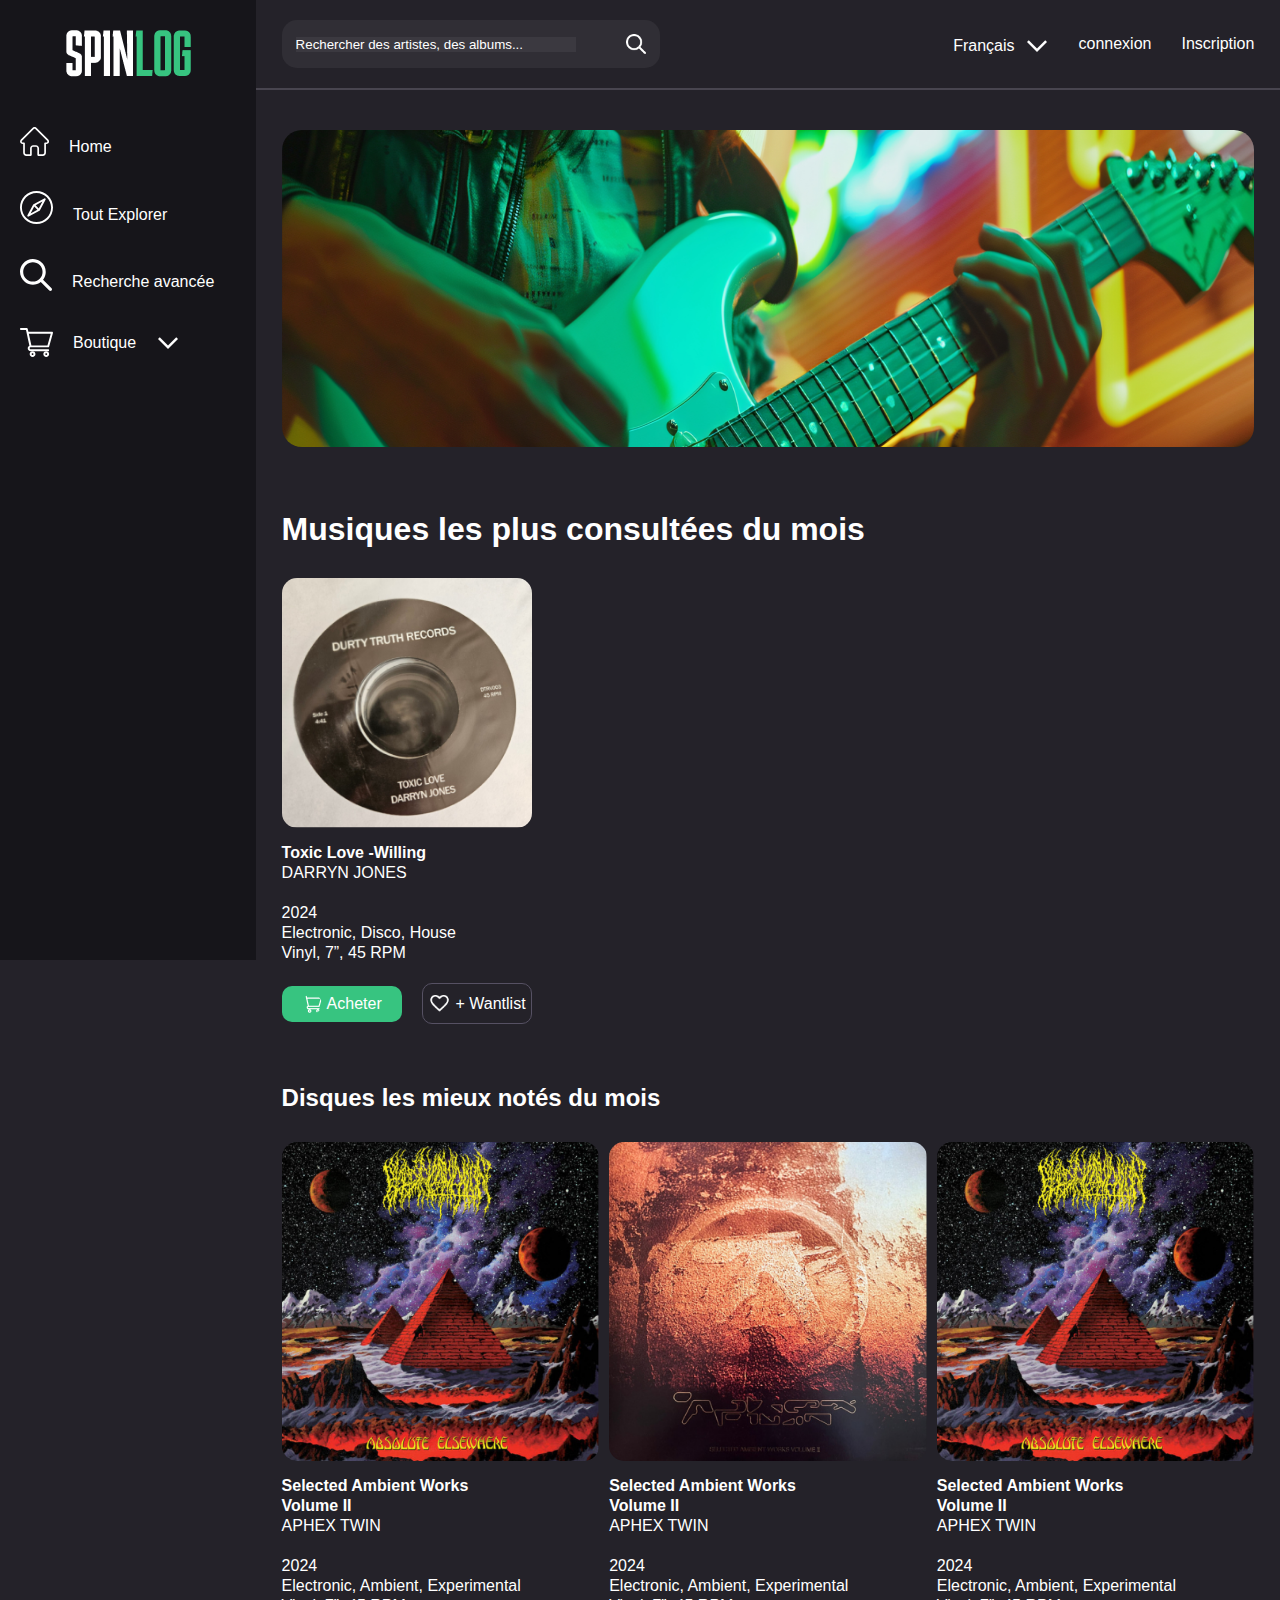
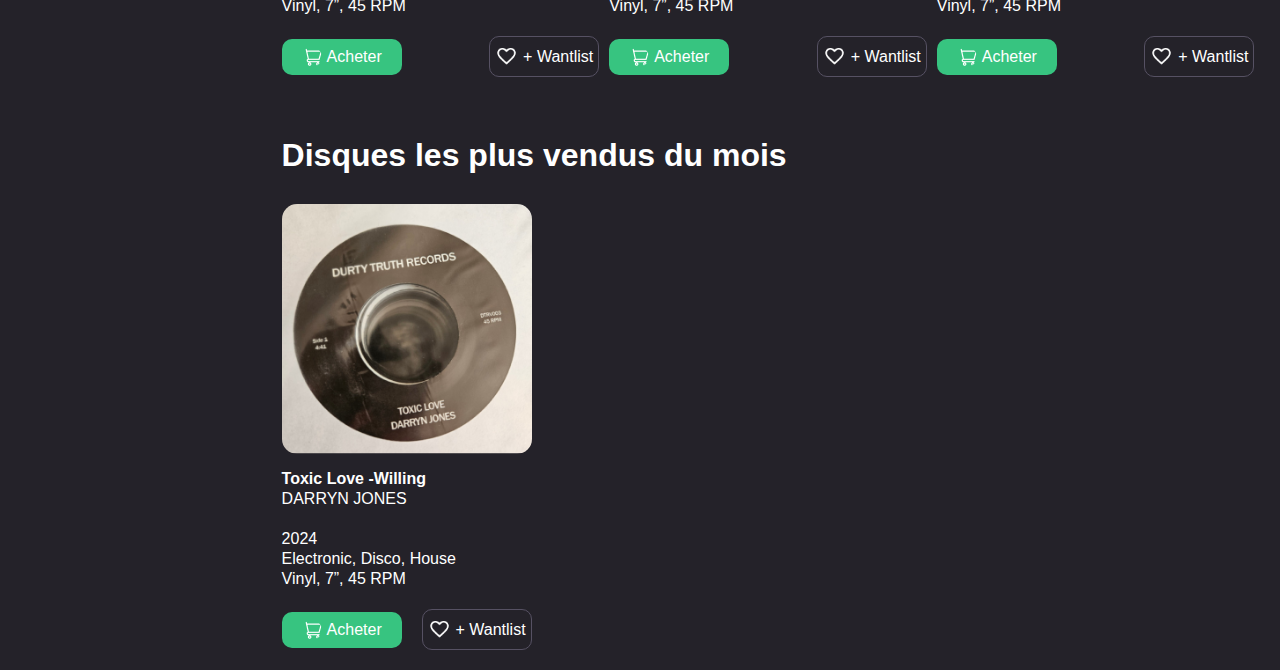
<file: index.html>
<!DOCTYPE html>
<html lang="en">
  <head>
    <meta charset="UTF-8" />
    <meta name="viewport" content="width=device-width, initial-scale=1.0" />
    <title>Spinlog</title>
    <link
      rel="stylesheet"
      href="https://cdnjs.cloudflare.com/ajax/libs/font-awesome/6.6.0/css/all.min.css"
      integrity="sha512-Kc323vGBEqzTmouAECnVceyQqyqdsSiqLQISBL29aUW4U/M7pSPA/gEUZQqv1cwx4OnYxTxve5UMg5GT6L4JJg=="
      crossorigin="anonymous"
      referrerpolicy="no-referrer"
    />
    <link rel="stylesheet" href="style.css" />
  </head>
  <body>
    <nav>
      <div class="content">
        <a href="index.html">
          <div class="logo">
            <img src="/asset/image/SPINLOG.png" alt="" />
          </div>
        </a>
        <ul>
          <li>
            <a href="/">
              <svg
                width="29"
                height="29"
                viewBox="0 0 29 29"
                fill="none"
                xmlns="http://www.w3.org/2000/svg"
              >
                <path
                  d="M28.275 12.557C28.2742 12.5563 28.2735 12.5554 28.2728 12.5548L16.4431 0.725488C15.9389 0.221032 15.2685 -0.0566406 14.5554 -0.0566406C13.8423 -0.0566406 13.1719 0.221032 12.6674 0.725488L0.843888 12.5488C0.839906 12.5528 0.835702 12.557 0.83194 12.561C-0.203523 13.6024 -0.201753 15.2921 0.837029 16.3309C1.31162 16.8057 1.9382 17.0805 2.60838 17.1095C2.63582 17.1121 2.66325 17.1135 2.69091 17.1135H3.16218V25.8189C3.16218 27.5418 4.56403 28.9434 6.28693 28.9434H10.9151C11.3844 28.9434 11.7647 28.5629 11.7647 28.0938V21.2686C11.7647 20.4825 12.4044 19.8431 13.1905 19.8431H15.9203C16.7064 19.8431 17.3458 20.4825 17.3458 21.2686V28.0938C17.3458 28.5629 17.7261 28.9434 18.1954 28.9434H22.8236C24.5467 28.9434 25.9483 27.5418 25.9483 25.8189V17.1135H26.3855C27.0984 17.1135 27.7688 16.8358 28.2735 16.3311C29.3134 15.2908 29.3138 13.598 28.275 12.557ZM27.0719 15.1297C26.8884 15.3131 26.6446 15.4142 26.3855 15.4142H25.0987C24.6295 15.4142 24.2491 15.7946 24.2491 16.2639V25.8189C24.2491 26.6048 23.6097 27.2442 22.8236 27.2442H19.045V21.2686C19.045 19.5457 17.6434 18.1438 15.9203 18.1438H13.1905C11.4673 18.1438 10.0655 19.5457 10.0655 21.2686V27.2442H6.28693C5.50104 27.2442 4.8614 26.6048 4.8614 25.8189V16.2639C4.8614 15.7946 4.48106 15.4142 4.01179 15.4142H2.74711C2.73383 15.4134 2.72078 15.4127 2.70728 15.4125C2.45417 15.4081 2.21676 15.3076 2.03887 15.1295C1.66053 14.7512 1.66053 14.1354 2.03887 13.7568C2.0391 13.7568 2.0391 13.7566 2.03932 13.7564L2.03998 13.7557L13.8693 1.92689C14.0525 1.74347 14.2961 1.64258 14.5554 1.64258C14.8145 1.64258 15.0581 1.74347 15.2415 1.92689L27.0681 13.7533C27.0699 13.7551 27.0719 13.7568 27.0736 13.7586C27.45 14.1376 27.4493 14.752 27.0719 15.1297Z"
                />
              </svg>
              <span>Home</span>
            </a>
          </li>
          <li>
            <a href="exploreEverything.html">
              <svg
                width="33"
                height="33"
                viewBox="0 0 33 33"
                fill="none"
                xmlns="http://www.w3.org/2000/svg"
              >
                <g clip-path="url(#clip0_1_12)">
                  <path
                    d="M16.5 0C7.40192 0 0 7.40181 0 16.4998C0 25.598 7.40192 33 16.5 33C25.5981 33 33 25.598 33 16.4998C33 7.40181 25.5982 0 16.5 0ZM16.5 31.0942C8.45274 31.0942 1.90575 24.5472 1.90575 16.4998C1.90575 8.45269 8.45274 1.90575 16.5 1.90575C24.5473 1.90575 31.0942 8.45269 31.0942 16.4999C31.0942 24.5473 24.5473 31.0942 16.5 31.0942Z"
                  />
                  <path
                    d="M25.5841 7.80428C25.3349 7.3406 24.7572 7.16703 24.2936 7.4162L13.5688 13.183C13.4042 13.2715 13.2692 13.4065 13.1807 13.5711L7.41624 24.2936C7.2123 24.6729 7.29173 25.1288 7.5814 25.4185C7.64562 25.4828 7.72019 25.5388 7.80447 25.584C8.09096 25.7381 8.42112 25.7301 8.69029 25.5924L8.69046 25.5926L8.6945 25.5904C8.69838 25.5884 8.70221 25.5863 8.70604 25.5842L19.4362 19.8216C19.6008 19.7332 19.7358 19.5983 19.8244 19.4335L25.5658 8.7376C25.5784 8.71598 25.5903 8.69414 25.6011 8.67171L25.6089 8.65732L25.6079 8.65699C25.7299 8.39402 25.7319 8.07922 25.5841 7.80428ZM10.5903 22.4143L14.2534 15.6007L17.4034 18.7508L10.5903 22.4143ZM18.7517 17.4039L15.6016 14.2538L22.4146 10.5903"
                  />
                </g>
                <defs>
                  <clipPath id="clip0_1_12">
                    <rect width="33" height="33" />
                  </clipPath>
                </defs>
              </svg>
              <span>Tout Explorer</span>
            </a>
          </li>
          <li>
            <a href="adSearch.html">
              <svg
                width="32"
                height="32"
                viewBox="0 0 32 32"
                fill="none"
                xmlns="http://www.w3.org/2000/svg"
              >
                <path
                  d="M12.879 25.7469C15.7392 25.747 18.5176 24.7927 20.7741 23.0352L29.2871 31.5482C29.9231 32.1624 30.9364 32.1448 31.5506 31.5088C32.1497 30.8885 32.1497 29.905 31.5506 29.2847L23.0376 20.7717C27.3988 15.1576 26.3832 7.07109 20.7692 2.70988C15.1551 -1.65133 7.06865 -0.635752 2.70744 4.9783C-1.65377 10.5924 -0.638194 18.6789 4.97586 23.0401C7.23603 24.7959 10.0169 25.7484 12.879 25.7469ZM6.03886 6.03638C9.8166 2.25857 15.9415 2.2585 19.7193 6.03624C23.4972 9.81398 23.4972 15.9389 19.7195 19.7167C15.9417 23.4945 9.81681 23.4946 6.039 19.7169C6.03893 19.7168 6.03893 19.7168 6.03886 19.7167C2.26112 15.9665 2.23886 9.8639 5.98908 6.08616C6.00565 6.06952 6.02222 6.05295 6.03886 6.03638Z"
                />
              </svg>
              <span>Recherche avancée</span>
            </a>
          </li>
          <div class="wrapper">
            <li id="boutique">
              <svg
                width="33"
                height="33"
                viewBox="0 0 33 33"
                fill="none"
                xmlns="http://www.w3.org/2000/svg"
              >
                <g clip-path="url(#clip0_1_35)">
                  <path
                    d="M10.6322 21.3342H10.6338C10.635 21.3342 10.6363 21.334 10.6375 21.334H28.166C28.5975 21.334 28.9769 21.0477 29.0955 20.6328L32.9627 7.09765C33.0461 6.80584 32.9876 6.49214 32.8051 6.24994C32.6223 6.00773 32.3366 5.86523 32.0332 5.86523H8.40257L7.71146 2.75512C7.61302 2.31276 7.22076 1.99805 6.76757 1.99805H0.966796C0.432792 1.99805 0 2.43084 0 2.96484C0 3.49885 0.432792 3.93164 0.966796 3.93164H5.99212C6.11448 4.48276 9.29937 18.815 9.48266 19.6396C8.45519 20.0862 7.73437 21.1107 7.73437 22.3008C7.73437 23.9 9.03552 25.2012 10.6348 25.2012H28.166C28.7 25.2012 29.1328 24.7684 29.1328 24.2344C29.1328 23.7004 28.7 23.2676 28.166 23.2676H10.6348C10.1018 23.2676 9.66796 22.8338 9.66796 22.3008C9.66796 21.7685 10.1003 21.3355 10.6322 21.3342ZM30.7514 7.79882L27.4366 19.4004H11.4102L8.83209 7.79882H30.7514Z"
                  />
                  <path
                    d="M9.66797 28.1016C9.66797 29.7008 10.9691 31.0019 12.5684 31.0019C14.1676 31.0019 15.4687 29.7008 15.4687 28.1016C15.4687 26.5023 14.1676 25.2012 12.5684 25.2012C10.9691 25.2012 9.66797 26.5023 9.66797 28.1016ZM12.5684 27.1348C13.1014 27.1348 13.5352 27.5686 13.5352 28.1016C13.5352 28.6346 13.1014 29.0684 12.5684 29.0684C12.0354 29.0684 11.6016 28.6346 11.6016 28.1016C11.6016 27.5686 12.0354 27.1348 12.5684 27.1348Z"
                    fill="white"
                  />
                  <path
                    d="M23.332 28.1016C23.332 29.7008 24.6332 31.0019 26.2324 31.0019C27.8317 31.0019 29.1328 29.7008 29.1328 28.1016C29.1328 26.5023 27.8317 25.2012 26.2324 25.2012C24.6332 25.2012 23.332 26.5023 23.332 28.1016ZM26.2324 27.1348C26.7654 27.1348 27.1992 27.5686 27.1992 28.1016C27.1992 28.6346 26.7654 29.0684 26.2324 29.0684C25.6994 29.0684 25.2656 28.6346 25.2656 28.1016C25.2656 27.5686 25.6994 27.1348 26.2324 27.1348Z"
                  />
                </g>
                <defs>
                  <clipPath id="clip0_1_35">
                    <rect width="33" height="33" />
                  </clipPath>
                </defs>
              </svg>
              <span>Boutique</span>
              <img
                src="/asset/image/arrow_forward_ios_black_24dp 2.png"
                alt=""
                class="bt_arrow"
              />
            </li>
            <div class="drop">
              <h5>
                <span>ACHETER DE LA MUSIQUE</span>
                <img
                  src="/asset/image/arrow_forward_ios_black_24dp 2.png"
                  alt=""
                  class="arrow"
                />
              </h5>
              <ul class="dropdown">
                <li class="icon"><a href="shopAllArticle.html">Tous les articles</a></li>
                <li class="icon"><a href="wantlist.html">Articles dans ma wantlist</a></li>
                <li class="icon"><a href="purchase.html">Achats</a></li>
                <li class="icon">Panier</li>
              </ul>
            </div>

            <div class="drop_m">
              <h5>
                <span>VENDRE DE LA MUSIQUE</span>
                <img
                  src="/asset/image/arrow_forward_ios_black_24dp 2.png"
                  alt=""
                  class="arrow"
                />
              </h5>
              <ul class="dropdown">
                <li class="icon">Vendre</li>
                <li class="icon">Commandes</li>
                <li class="icon">Inventaires</li>
                <li class="icon">Facturation</li>
                <li class="icon">Ma boutique</li>
              </ul>
            </div>
          </div>
        </ul>
      </div>
    </nav>
    <main>
      <section class="head">
        <div class="container">
          <div class="head_content">
            <form action="">
              <input
                type="text"
                placeholder="Rechercher des artistes, des albums..."
              />
              <img src="/asset/image/Vector.png" alt="" />
            </form>
            <div class="main_menu">
              <div class="lang_wrapper">
                <p>
                  <span>Français</span>
                  <img
                    src="/asset/image/arrow_forward_ios_black_24dp 2.png"
                    alt=""
                    class="bt_arrow"
                  />
                </p>
                <ul class="dropdown">
                  <li>Anglais</li>
                  <li>Français</li>
                </ul>
              </div>
              <button>connexion</button>
              <button>Inscription</button>
            </div>
          </div>
        </div>
      </section>
      <section class="banner">
        <div class="container">
          <div class="banner_content">
            <img
              src="/asset/image/musician-playing-electric-guitar 1.png"
              alt=""
            />
          </div>
        </div>
      </section>
      <section class="songs">
        <div class="container">
          <div class="content">
            <h1>Musiques les plus consultées du mois</h1>
            <div class="card_slider">
              <div class="item_list">
                <div class="item">
                  <img src="/asset/image/musi1.png" alt="" />
                  <div class="item_text">
                    <div>
                      <h4>Toxic Love -Willing</h4>
                      <span>DARRYN JONES</span>
                    </div>
                    <p>
                      <span>2024</span>
                      <span>Electronic, Disco, House</span>
                      <span>Vinyl, 7”, 45 RPM</span>
                    </p>
                    <div class="buttons">
                      <button class="shop">
                        <img src="/asset/image/cart.png" alt="" />
                        <span>Acheter</span>
                      </button>
                      <button class="want">
                        <img
                          src="/asset/image/favorite_16dp_FFFFFF_FILL0_wght400_GRAD0_opsz20.png"
                          alt=""
                        />
                        <span>+ Wantlist</span>
                      </button>
                    </div>
                  </div>
                </div>
              </div>
            </div>
          </div>
        </div>
      </section>
      <section class="disq">
        <div class="container">
          <div class="content">
            <h2>Disques les mieux notés du mois</h2>
            <div class="card_slider">
              <div class="item_list">
                <div class="item it_dis">
                  <img src="/asset/image/R-31.png" alt="" />
                  <div class="item_text">
                    <div>
                      <h4>Selected Ambient Works</h4>
                      <h4>Volume II</h4>
                      <span>APHEX TWIN</span>
                    </div>
                    <p>
                      <span>2024</span>
                      <span>Electronic, Ambient, Experimental</span>
                      <span>Vinyl, 7”, 45 RPM</span>
                    </p>
                    <div class="buttons">
                      <button class="shop">
                        <img src="/asset/image/cart.png" alt="" />
                        <span>Acheter</span>
                      </button>
                      <button class="want">
                        <img
                          src="/asset/image/favorite_16dp_FFFFFF_FILL0_wght400_GRAD0_opsz20.png"
                          alt=""
                        />
                        <span>+ Wantlist</span>
                      </button>
                    </div>
                  </div>
                </div>

                <div class="item it_dis">
                  <img
                    src="/asset/image/R-31768115-1726691299-7647 1.png"
                    alt=""
                  />
                  <div class="item_text">
                    <div>
                      <h4>Selected Ambient Works</h4>
                      <h4>Volume II</h4>
                      <span>APHEX TWIN</span>
                    </div>
                    <p>
                      <span>2024</span>
                      <span>Electronic, Ambient, Experimental</span>
                      <span>Vinyl, 7”, 45 RPM</span>
                    </p>
                    <div class="buttons">
                      <button class="shop">
                        <img src="/asset/image/cart.png" alt="" />
                        <span>Acheter</span>
                      </button>
                      <button class="want">
                        <img
                          src="/asset/image/favorite_16dp_FFFFFF_FILL0_wght400_GRAD0_opsz20.png"
                          alt=""
                        />
                        <span>+ Wantlist</span>
                      </button>
                    </div>
                  </div>
                </div>

                <div class="item it_dis">
                  <img src="/asset/image/R-31.png" alt="" />
                  <div class="item_text">
                    <div>
                      <h4>Selected Ambient Works</h4>
                      <h4>Volume II</h4>
                      <span>APHEX TWIN</span>
                    </div>
                    <p>
                      <span>2024</span>
                      <span>Electronic, Ambient, Experimental</span>
                      <span>Vinyl, 7”, 45 RPM</span>
                    </p>
                    <div class="buttons">
                      <button class="shop">
                        <img src="/asset/image/cart.png" alt="" />
                        <span>Acheter</span>
                      </button>
                      <button class="want">
                        <img
                          src="/asset/image/favorite_16dp_FFFFFF_FILL0_wght400_GRAD0_opsz20.png"
                          alt=""
                        />
                        <span>+ Wantlist</span>
                      </button>
                    </div>
                  </div>
                </div>
              </div>
            </div>
          </div>
        </div>
      </section>
      <section class="songs">
        <div class="container">
          <div class="content">
            <h1>Disques les plus vendus du mois</h1>
            <div class="card_slider">
              <div class="item_list">
                <div class="item">
                  <img src="/asset/image/musi1.png" alt="" />
                  <div class="item_text">
                    <div>
                      <h4>Toxic Love -Willing</h4>
                      <span>DARRYN JONES</span>
                    </div>
                    <p>
                      <span>2024</span>
                      <span>Electronic, Disco, House</span>
                      <span>Vinyl, 7”, 45 RPM</span>
                    </p>
                    <div class="buttons">
                      <button class="shop">
                        <img src="/asset/image/cart.png" alt="" />
                        <span>Acheter</span>
                      </button>
                      <button class="want">
                        <img
                          src="/asset/image/favorite_16dp_FFFFFF_FILL0_wght400_GRAD0_opsz20.png"
                          alt=""
                        />
                        <span>+ Wantlist</span>
                      </button>
                    </div>
                  </div>
                </div>
              </div>
            </div>
          </div>
        </div>
      </section>
    </main>
    <script src="script.js"></script>
  </body>
</html>
</file>
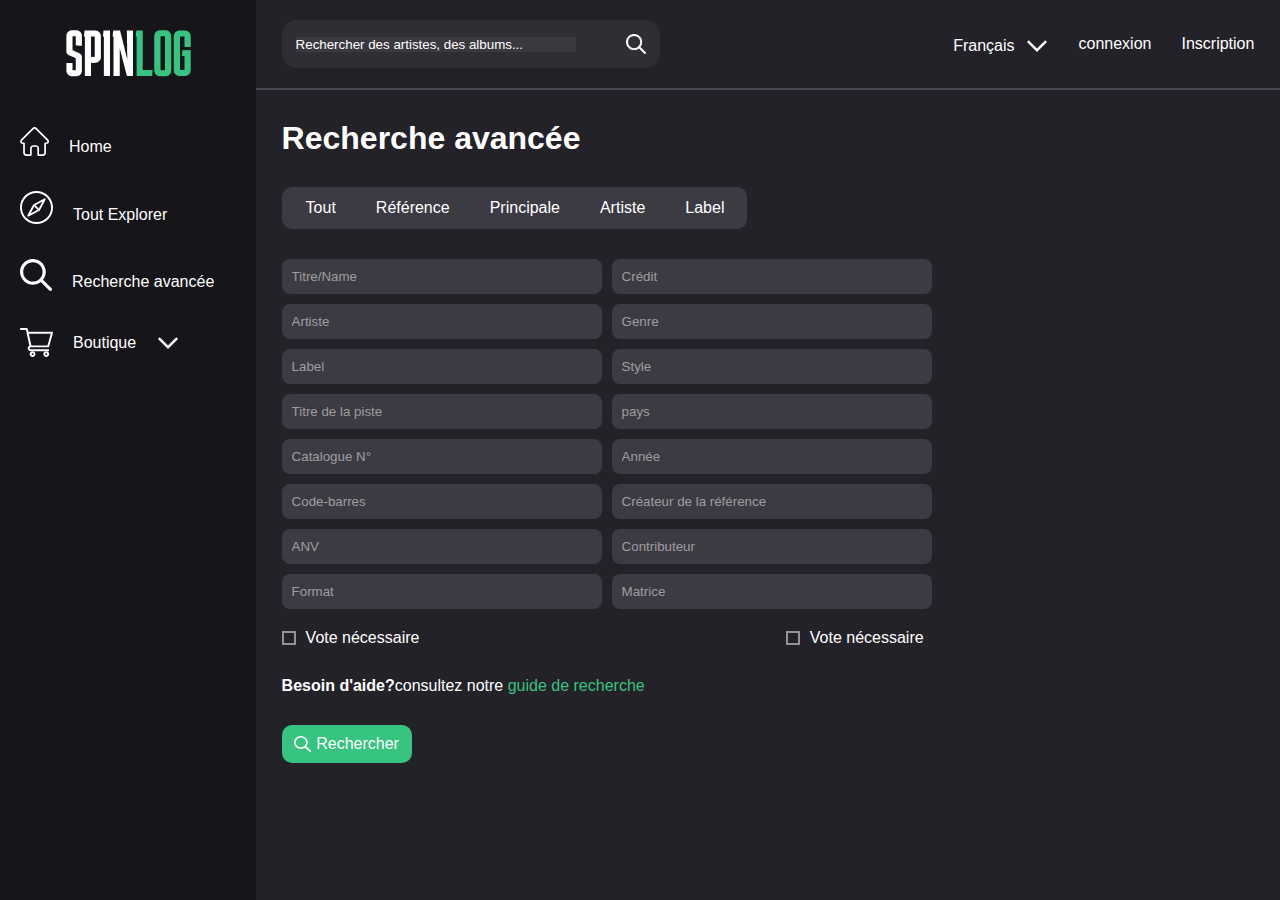
<file: adSearch.html>
<!DOCTYPE html>
<html lang="en">
  <head>
    <meta charset="UTF-8" />
    <meta name="viewport" content="width=device-width, initial-scale=1.0" />
    <title>Spinlog</title>
    <link
      rel="stylesheet"
      href="https://cdnjs.cloudflare.com/ajax/libs/font-awesome/6.6.0/css/all.min.css"
      integrity="sha512-Kc323vGBEqzTmouAECnVceyQqyqdsSiqLQISBL29aUW4U/M7pSPA/gEUZQqv1cwx4OnYxTxve5UMg5GT6L4JJg=="
      crossorigin="anonymous"
      referrerpolicy="no-referrer"
    />
    <link rel="stylesheet" href="style.css" />
  </head>
  <body>
    <nav>
      <div class="content">
        <a href="/">
          <div class="logo">
            <img src="/asset/image/SPINLOG.png" alt="" />
          </div>
        </a>
        <ul>
          <li>
            <a href="">
              <svg
                width="29"
                height="29"
                viewBox="0 0 29 29"
                fill="none"
                xmlns="http://www.w3.org/2000/svg"
              >
                <path
                  d="M28.275 12.557C28.2742 12.5563 28.2735 12.5554 28.2728 12.5548L16.4431 0.725488C15.9389 0.221032 15.2685 -0.0566406 14.5554 -0.0566406C13.8423 -0.0566406 13.1719 0.221032 12.6674 0.725488L0.843888 12.5488C0.839906 12.5528 0.835702 12.557 0.83194 12.561C-0.203523 13.6024 -0.201753 15.2921 0.837029 16.3309C1.31162 16.8057 1.9382 17.0805 2.60838 17.1095C2.63582 17.1121 2.66325 17.1135 2.69091 17.1135H3.16218V25.8189C3.16218 27.5418 4.56403 28.9434 6.28693 28.9434H10.9151C11.3844 28.9434 11.7647 28.5629 11.7647 28.0938V21.2686C11.7647 20.4825 12.4044 19.8431 13.1905 19.8431H15.9203C16.7064 19.8431 17.3458 20.4825 17.3458 21.2686V28.0938C17.3458 28.5629 17.7261 28.9434 18.1954 28.9434H22.8236C24.5467 28.9434 25.9483 27.5418 25.9483 25.8189V17.1135H26.3855C27.0984 17.1135 27.7688 16.8358 28.2735 16.3311C29.3134 15.2908 29.3138 13.598 28.275 12.557ZM27.0719 15.1297C26.8884 15.3131 26.6446 15.4142 26.3855 15.4142H25.0987C24.6295 15.4142 24.2491 15.7946 24.2491 16.2639V25.8189C24.2491 26.6048 23.6097 27.2442 22.8236 27.2442H19.045V21.2686C19.045 19.5457 17.6434 18.1438 15.9203 18.1438H13.1905C11.4673 18.1438 10.0655 19.5457 10.0655 21.2686V27.2442H6.28693C5.50104 27.2442 4.8614 26.6048 4.8614 25.8189V16.2639C4.8614 15.7946 4.48106 15.4142 4.01179 15.4142H2.74711C2.73383 15.4134 2.72078 15.4127 2.70728 15.4125C2.45417 15.4081 2.21676 15.3076 2.03887 15.1295C1.66053 14.7512 1.66053 14.1354 2.03887 13.7568C2.0391 13.7568 2.0391 13.7566 2.03932 13.7564L2.03998 13.7557L13.8693 1.92689C14.0525 1.74347 14.2961 1.64258 14.5554 1.64258C14.8145 1.64258 15.0581 1.74347 15.2415 1.92689L27.0681 13.7533C27.0699 13.7551 27.0719 13.7568 27.0736 13.7586C27.45 14.1376 27.4493 14.752 27.0719 15.1297Z"
                />
              </svg>
              <span>Home</span>
            </a>
          </li>
          <li>
            <a href="">
              <svg
                width="33"
                height="33"
                viewBox="0 0 33 33"
                fill="none"
                xmlns="http://www.w3.org/2000/svg"
              >
                <g clip-path="url(#clip0_1_12)">
                  <path
                    d="M16.5 0C7.40192 0 0 7.40181 0 16.4998C0 25.598 7.40192 33 16.5 33C25.5981 33 33 25.598 33 16.4998C33 7.40181 25.5982 0 16.5 0ZM16.5 31.0942C8.45274 31.0942 1.90575 24.5472 1.90575 16.4998C1.90575 8.45269 8.45274 1.90575 16.5 1.90575C24.5473 1.90575 31.0942 8.45269 31.0942 16.4999C31.0942 24.5473 24.5473 31.0942 16.5 31.0942Z"
                  />
                  <path
                    d="M25.5841 7.80428C25.3349 7.3406 24.7572 7.16703 24.2936 7.4162L13.5688 13.183C13.4042 13.2715 13.2692 13.4065 13.1807 13.5711L7.41624 24.2936C7.2123 24.6729 7.29173 25.1288 7.5814 25.4185C7.64562 25.4828 7.72019 25.5388 7.80447 25.584C8.09096 25.7381 8.42112 25.7301 8.69029 25.5924L8.69046 25.5926L8.6945 25.5904C8.69838 25.5884 8.70221 25.5863 8.70604 25.5842L19.4362 19.8216C19.6008 19.7332 19.7358 19.5983 19.8244 19.4335L25.5658 8.7376C25.5784 8.71598 25.5903 8.69414 25.6011 8.67171L25.6089 8.65732L25.6079 8.65699C25.7299 8.39402 25.7319 8.07922 25.5841 7.80428ZM10.5903 22.4143L14.2534 15.6007L17.4034 18.7508L10.5903 22.4143ZM18.7517 17.4039L15.6016 14.2538L22.4146 10.5903"
                  />
                </g>
                <defs>
                  <clipPath id="clip0_1_12">
                    <rect width="33" height="33" />
                  </clipPath>
                </defs>
              </svg>
              <span>Tout Explorer</span>
            </a>
          </li>
          <li>
            <a href="">
              <svg
                width="32"
                height="32"
                viewBox="0 0 32 32"
                fill="none"
                xmlns="http://www.w3.org/2000/svg"
              >
                <path
                  d="M12.879 25.7469C15.7392 25.747 18.5176 24.7927 20.7741 23.0352L29.2871 31.5482C29.9231 32.1624 30.9364 32.1448 31.5506 31.5088C32.1497 30.8885 32.1497 29.905 31.5506 29.2847L23.0376 20.7717C27.3988 15.1576 26.3832 7.07109 20.7692 2.70988C15.1551 -1.65133 7.06865 -0.635752 2.70744 4.9783C-1.65377 10.5924 -0.638194 18.6789 4.97586 23.0401C7.23603 24.7959 10.0169 25.7484 12.879 25.7469ZM6.03886 6.03638C9.8166 2.25857 15.9415 2.2585 19.7193 6.03624C23.4972 9.81398 23.4972 15.9389 19.7195 19.7167C15.9417 23.4945 9.81681 23.4946 6.039 19.7169C6.03893 19.7168 6.03893 19.7168 6.03886 19.7167C2.26112 15.9665 2.23886 9.8639 5.98908 6.08616C6.00565 6.06952 6.02222 6.05295 6.03886 6.03638Z"
                />
              </svg>
              <span>Recherche avancée</span>
            </a>
          </li>
          <div class="wrapper">
            <li id="boutique">
              <svg
                width="33"
                height="33"
                viewBox="0 0 33 33"
                fill="none"
                xmlns="http://www.w3.org/2000/svg"
              >
                <g clip-path="url(#clip0_1_35)">
                  <path
                    d="M10.6322 21.3342H10.6338C10.635 21.3342 10.6363 21.334 10.6375 21.334H28.166C28.5975 21.334 28.9769 21.0477 29.0955 20.6328L32.9627 7.09765C33.0461 6.80584 32.9876 6.49214 32.8051 6.24994C32.6223 6.00773 32.3366 5.86523 32.0332 5.86523H8.40257L7.71146 2.75512C7.61302 2.31276 7.22076 1.99805 6.76757 1.99805H0.966796C0.432792 1.99805 0 2.43084 0 2.96484C0 3.49885 0.432792 3.93164 0.966796 3.93164H5.99212C6.11448 4.48276 9.29937 18.815 9.48266 19.6396C8.45519 20.0862 7.73437 21.1107 7.73437 22.3008C7.73437 23.9 9.03552 25.2012 10.6348 25.2012H28.166C28.7 25.2012 29.1328 24.7684 29.1328 24.2344C29.1328 23.7004 28.7 23.2676 28.166 23.2676H10.6348C10.1018 23.2676 9.66796 22.8338 9.66796 22.3008C9.66796 21.7685 10.1003 21.3355 10.6322 21.3342ZM30.7514 7.79882L27.4366 19.4004H11.4102L8.83209 7.79882H30.7514Z"
                  />
                  <path
                    d="M9.66797 28.1016C9.66797 29.7008 10.9691 31.0019 12.5684 31.0019C14.1676 31.0019 15.4687 29.7008 15.4687 28.1016C15.4687 26.5023 14.1676 25.2012 12.5684 25.2012C10.9691 25.2012 9.66797 26.5023 9.66797 28.1016ZM12.5684 27.1348C13.1014 27.1348 13.5352 27.5686 13.5352 28.1016C13.5352 28.6346 13.1014 29.0684 12.5684 29.0684C12.0354 29.0684 11.6016 28.6346 11.6016 28.1016C11.6016 27.5686 12.0354 27.1348 12.5684 27.1348Z"
                    fill="white"
                  />
                  <path
                    d="M23.332 28.1016C23.332 29.7008 24.6332 31.0019 26.2324 31.0019C27.8317 31.0019 29.1328 29.7008 29.1328 28.1016C29.1328 26.5023 27.8317 25.2012 26.2324 25.2012C24.6332 25.2012 23.332 26.5023 23.332 28.1016ZM26.2324 27.1348C26.7654 27.1348 27.1992 27.5686 27.1992 28.1016C27.1992 28.6346 26.7654 29.0684 26.2324 29.0684C25.6994 29.0684 25.2656 28.6346 25.2656 28.1016C25.2656 27.5686 25.6994 27.1348 26.2324 27.1348Z"
                  />
                </g>
                <defs>
                  <clipPath id="clip0_1_35">
                    <rect width="33" height="33" />
                  </clipPath>
                </defs>
              </svg>
              <span>Boutique</span>
              <img
                src="/asset/image/arrow_forward_ios_black_24dp 2.png"
                alt=""
                class="bt_arrow"
              />
            </li>
            <div class="drop">
              <h5>
                <span>ACHETER DE LA MUSIQUE</span>
                <img
                  src="/asset/image/arrow_forward_ios_black_24dp 2.png"
                  alt=""
                  class="arrow"
                />
              </h5>
              <ul class="dropdown">
                <li class="icon">Tous les articles</li>
                <li class="icon">Articles dans ma wantlist</li>
                <li class="icon">Achats</li>
                <li class="icon">Panier</li>
              </ul>
            </div>

            <div class="drop_m">
              <h5>
                <span>VENDRE DE LA MUSIQUE</span>
                <img
                  src="/asset/image/arrow_forward_ios_black_24dp 2.png"
                  alt=""
                  class="arrow"
                />
              </h5>
              <ul class="dropdown">
                <li class="icon">Vendre</li>
                <li class="icon">Commandes</li>
                <li class="icon">Inventaires</li>
                <li class="icon">Facturation</li>
                <li class="icon">Ma boutique</li>
              </ul>
            </div>
          </div>
        </ul>
      </div>
    </nav>
    <main>
      <section class="head">
        <div class="container">
          <div class="head_content">
            <form action="">
              <input
                type="text"
                placeholder="Rechercher des artistes, des albums..."
              />
              <img src="/asset/image/Vector.png" alt="" />
            </form>
            <div class="main_menu">
              <div class="lang_wrapper">
                <p>
                  <span>Français</span>
                  <img
                    src="/asset/image/arrow_forward_ios_black_24dp 2.png"
                    alt=""
                    class="bt_arrow"
                  />
                </p>
                <ul class="dropdown">
                  <li>Anglais</li>
                  <li>Français</li>
                </ul>
              </div>
              <button>connexion</button>
              <button>Inscription</button>
            </div>
          </div>
        </div>
      </section>
      <section class="search">
        <div class="container">
          <div class="content">
            <h1>Recherche avancée</h1>
            <div class="rectangle">
              <button>Tout</button>
              <button>Référence</button>
              <button>Principale</button>
              <button>Artiste</button>
              <button>Label</button>
            </div>
            <form action="" id="field">
              <div class="ipt">
                <input type="text" placeholder="Titre/Name" >
                <input type="text" placeholder="Crédit" >
                <input type="text" placeholder="Artiste" >
                <input type="text" placeholder="Genre" >
                <input type="text" placeholder="Label" >
                <input type="text" placeholder="Style" >
                <input type="text" placeholder="Titre de la piste" >
                <input type="text" placeholder="pays" >
                <input type="text" placeholder="Catalogue N°" >
                <input type="text" placeholder="Année" >
                <input type="text" placeholder="Code-barres" >
                <input type="text" placeholder="Créateur de la référence" >
                <input type="text" placeholder="ANV" >
                <input type="text" placeholder="Contributeur" >
                <input type="text" placeholder="Format" >
                <input type="text" placeholder="Matrice" >
              </div>
              <div class="div">
                <div class="check">
                  <div id="checkbox"></div>
                  <label for="">Vote nécessaire</label>
                </div>
                <div class="check">
                  <div id="checkbox"></div>
                  <label for="">Vote nécessaire</label>
                </div>
              </div>
            </form>
            <p><strong>Besoin d'aide?</strong>consultez notre <a href="" style="color: #37c480;">guide de recherche</a></p>
            <button class="btn">
              <img src="/asset/image/Vector.png" alt="" />
              <span>Rechercher</span>
            </button>
          </div>
        </div>
      </section>
    </main>
    <script src="script.js"></script>
  </body>
</html>
</file>
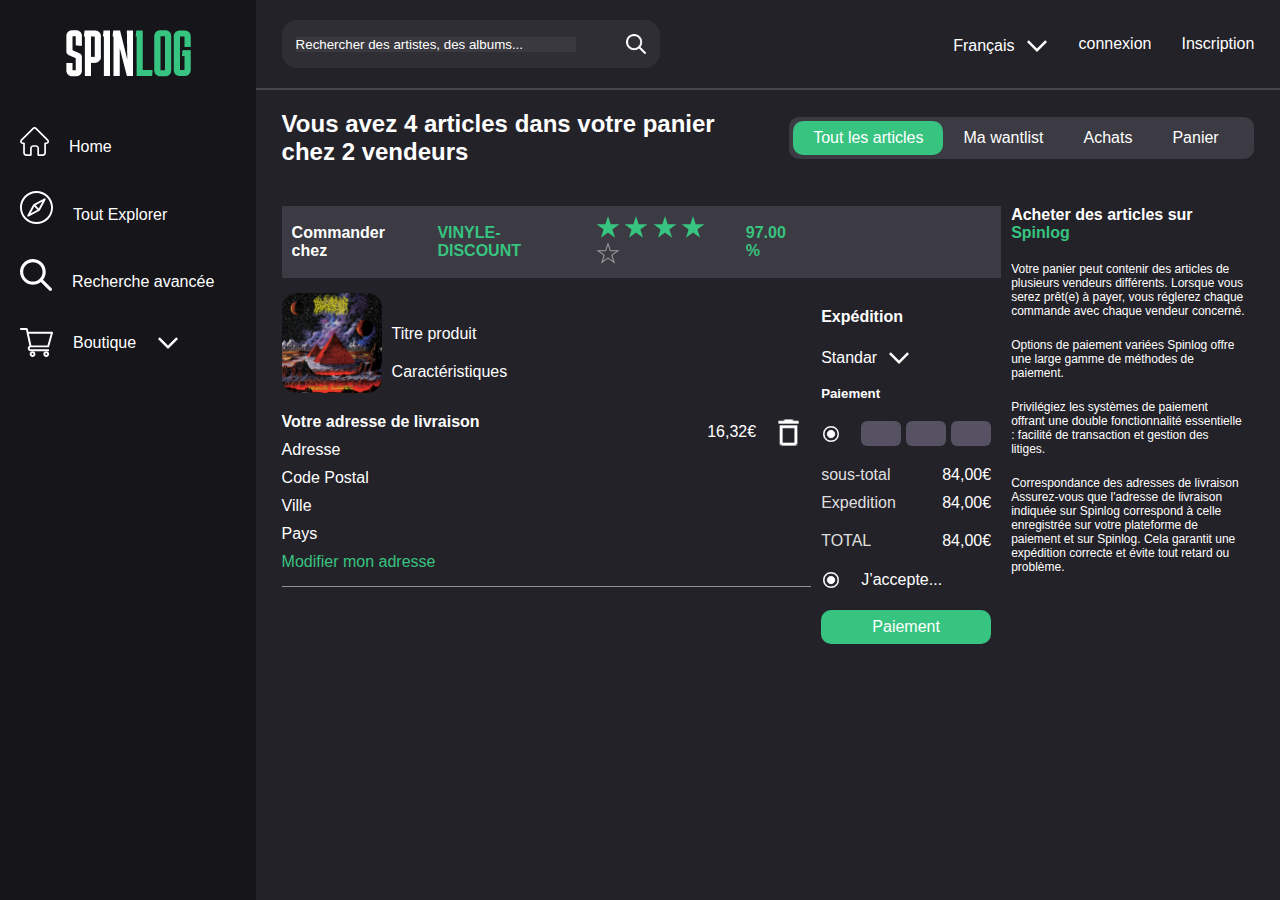
<file: cart.html>
<!DOCTYPE html>
<html lang="en">
  <head>
    <meta charset="UTF-8" />
    <meta name="viewport" content="width=device-width, initial-scale=1.0" />
    <title>Spinlog</title>
    <link
      rel="stylesheet"
      href="https://cdnjs.cloudflare.com/ajax/libs/font-awesome/6.6.0/css/all.min.css"
      integrity="sha512-Kc323vGBEqzTmouAECnVceyQqyqdsSiqLQISBL29aUW4U/M7pSPA/gEUZQqv1cwx4OnYxTxve5UMg5GT6L4JJg=="
      crossorigin="anonymous"
      referrerpolicy="no-referrer"
    />
    <link rel="stylesheet" href="style.css" />
  </head>
  <body>
    <nav>
      <div class="content">
        <a href="/">
          <div class="logo">
            <img src="/asset/image/SPINLOG.png" alt="" />
          </div>
        </a>
        <ul>
          <li>
            <a href="">
              <svg
                width="29"
                height="29"
                viewBox="0 0 29 29"
                fill="none"
                xmlns="http://www.w3.org/2000/svg"
              >
                <path
                  d="M28.275 12.557C28.2742 12.5563 28.2735 12.5554 28.2728 12.5548L16.4431 0.725488C15.9389 0.221032 15.2685 -0.0566406 14.5554 -0.0566406C13.8423 -0.0566406 13.1719 0.221032 12.6674 0.725488L0.843888 12.5488C0.839906 12.5528 0.835702 12.557 0.83194 12.561C-0.203523 13.6024 -0.201753 15.2921 0.837029 16.3309C1.31162 16.8057 1.9382 17.0805 2.60838 17.1095C2.63582 17.1121 2.66325 17.1135 2.69091 17.1135H3.16218V25.8189C3.16218 27.5418 4.56403 28.9434 6.28693 28.9434H10.9151C11.3844 28.9434 11.7647 28.5629 11.7647 28.0938V21.2686C11.7647 20.4825 12.4044 19.8431 13.1905 19.8431H15.9203C16.7064 19.8431 17.3458 20.4825 17.3458 21.2686V28.0938C17.3458 28.5629 17.7261 28.9434 18.1954 28.9434H22.8236C24.5467 28.9434 25.9483 27.5418 25.9483 25.8189V17.1135H26.3855C27.0984 17.1135 27.7688 16.8358 28.2735 16.3311C29.3134 15.2908 29.3138 13.598 28.275 12.557ZM27.0719 15.1297C26.8884 15.3131 26.6446 15.4142 26.3855 15.4142H25.0987C24.6295 15.4142 24.2491 15.7946 24.2491 16.2639V25.8189C24.2491 26.6048 23.6097 27.2442 22.8236 27.2442H19.045V21.2686C19.045 19.5457 17.6434 18.1438 15.9203 18.1438H13.1905C11.4673 18.1438 10.0655 19.5457 10.0655 21.2686V27.2442H6.28693C5.50104 27.2442 4.8614 26.6048 4.8614 25.8189V16.2639C4.8614 15.7946 4.48106 15.4142 4.01179 15.4142H2.74711C2.73383 15.4134 2.72078 15.4127 2.70728 15.4125C2.45417 15.4081 2.21676 15.3076 2.03887 15.1295C1.66053 14.7512 1.66053 14.1354 2.03887 13.7568C2.0391 13.7568 2.0391 13.7566 2.03932 13.7564L2.03998 13.7557L13.8693 1.92689C14.0525 1.74347 14.2961 1.64258 14.5554 1.64258C14.8145 1.64258 15.0581 1.74347 15.2415 1.92689L27.0681 13.7533C27.0699 13.7551 27.0719 13.7568 27.0736 13.7586C27.45 14.1376 27.4493 14.752 27.0719 15.1297Z"
                />
              </svg>
              <span>Home</span>
            </a>
          </li>
          <li>
            <a href="">
              <svg
                width="33"
                height="33"
                viewBox="0 0 33 33"
                fill="none"
                xmlns="http://www.w3.org/2000/svg"
              >
                <g clip-path="url(#clip0_1_12)">
                  <path
                    d="M16.5 0C7.40192 0 0 7.40181 0 16.4998C0 25.598 7.40192 33 16.5 33C25.5981 33 33 25.598 33 16.4998C33 7.40181 25.5982 0 16.5 0ZM16.5 31.0942C8.45274 31.0942 1.90575 24.5472 1.90575 16.4998C1.90575 8.45269 8.45274 1.90575 16.5 1.90575C24.5473 1.90575 31.0942 8.45269 31.0942 16.4999C31.0942 24.5473 24.5473 31.0942 16.5 31.0942Z"
                  />
                  <path
                    d="M25.5841 7.80428C25.3349 7.3406 24.7572 7.16703 24.2936 7.4162L13.5688 13.183C13.4042 13.2715 13.2692 13.4065 13.1807 13.5711L7.41624 24.2936C7.2123 24.6729 7.29173 25.1288 7.5814 25.4185C7.64562 25.4828 7.72019 25.5388 7.80447 25.584C8.09096 25.7381 8.42112 25.7301 8.69029 25.5924L8.69046 25.5926L8.6945 25.5904C8.69838 25.5884 8.70221 25.5863 8.70604 25.5842L19.4362 19.8216C19.6008 19.7332 19.7358 19.5983 19.8244 19.4335L25.5658 8.7376C25.5784 8.71598 25.5903 8.69414 25.6011 8.67171L25.6089 8.65732L25.6079 8.65699C25.7299 8.39402 25.7319 8.07922 25.5841 7.80428ZM10.5903 22.4143L14.2534 15.6007L17.4034 18.7508L10.5903 22.4143ZM18.7517 17.4039L15.6016 14.2538L22.4146 10.5903"
                  />
                </g>
                <defs>
                  <clipPath id="clip0_1_12">
                    <rect width="33" height="33" />
                  </clipPath>
                </defs>
              </svg>
              <span>Tout Explorer</span>
            </a>
          </li>
          <li>
            <a href="">
              <svg
                width="32"
                height="32"
                viewBox="0 0 32 32"
                fill="none"
                xmlns="http://www.w3.org/2000/svg"
              >
                <path
                  d="M12.879 25.7469C15.7392 25.747 18.5176 24.7927 20.7741 23.0352L29.2871 31.5482C29.9231 32.1624 30.9364 32.1448 31.5506 31.5088C32.1497 30.8885 32.1497 29.905 31.5506 29.2847L23.0376 20.7717C27.3988 15.1576 26.3832 7.07109 20.7692 2.70988C15.1551 -1.65133 7.06865 -0.635752 2.70744 4.9783C-1.65377 10.5924 -0.638194 18.6789 4.97586 23.0401C7.23603 24.7959 10.0169 25.7484 12.879 25.7469ZM6.03886 6.03638C9.8166 2.25857 15.9415 2.2585 19.7193 6.03624C23.4972 9.81398 23.4972 15.9389 19.7195 19.7167C15.9417 23.4945 9.81681 23.4946 6.039 19.7169C6.03893 19.7168 6.03893 19.7168 6.03886 19.7167C2.26112 15.9665 2.23886 9.8639 5.98908 6.08616C6.00565 6.06952 6.02222 6.05295 6.03886 6.03638Z"
                />
              </svg>
              <span>Recherche avancée</span>
            </a>
          </li>
          <div class="wrapper">
            <li id="boutique">
              <svg
                width="33"
                height="33"
                viewBox="0 0 33 33"
                fill="none"
                xmlns="http://www.w3.org/2000/svg"
              >
                <g clip-path="url(#clip0_1_35)">
                  <path
                    d="M10.6322 21.3342H10.6338C10.635 21.3342 10.6363 21.334 10.6375 21.334H28.166C28.5975 21.334 28.9769 21.0477 29.0955 20.6328L32.9627 7.09765C33.0461 6.80584 32.9876 6.49214 32.8051 6.24994C32.6223 6.00773 32.3366 5.86523 32.0332 5.86523H8.40257L7.71146 2.75512C7.61302 2.31276 7.22076 1.99805 6.76757 1.99805H0.966796C0.432792 1.99805 0 2.43084 0 2.96484C0 3.49885 0.432792 3.93164 0.966796 3.93164H5.99212C6.11448 4.48276 9.29937 18.815 9.48266 19.6396C8.45519 20.0862 7.73437 21.1107 7.73437 22.3008C7.73437 23.9 9.03552 25.2012 10.6348 25.2012H28.166C28.7 25.2012 29.1328 24.7684 29.1328 24.2344C29.1328 23.7004 28.7 23.2676 28.166 23.2676H10.6348C10.1018 23.2676 9.66796 22.8338 9.66796 22.3008C9.66796 21.7685 10.1003 21.3355 10.6322 21.3342ZM30.7514 7.79882L27.4366 19.4004H11.4102L8.83209 7.79882H30.7514Z"
                  />
                  <path
                    d="M9.66797 28.1016C9.66797 29.7008 10.9691 31.0019 12.5684 31.0019C14.1676 31.0019 15.4687 29.7008 15.4687 28.1016C15.4687 26.5023 14.1676 25.2012 12.5684 25.2012C10.9691 25.2012 9.66797 26.5023 9.66797 28.1016ZM12.5684 27.1348C13.1014 27.1348 13.5352 27.5686 13.5352 28.1016C13.5352 28.6346 13.1014 29.0684 12.5684 29.0684C12.0354 29.0684 11.6016 28.6346 11.6016 28.1016C11.6016 27.5686 12.0354 27.1348 12.5684 27.1348Z"
                    fill="white"
                  />
                  <path
                    d="M23.332 28.1016C23.332 29.7008 24.6332 31.0019 26.2324 31.0019C27.8317 31.0019 29.1328 29.7008 29.1328 28.1016C29.1328 26.5023 27.8317 25.2012 26.2324 25.2012C24.6332 25.2012 23.332 26.5023 23.332 28.1016ZM26.2324 27.1348C26.7654 27.1348 27.1992 27.5686 27.1992 28.1016C27.1992 28.6346 26.7654 29.0684 26.2324 29.0684C25.6994 29.0684 25.2656 28.6346 25.2656 28.1016C25.2656 27.5686 25.6994 27.1348 26.2324 27.1348Z"
                  />
                </g>
                <defs>
                  <clipPath id="clip0_1_35">
                    <rect width="33" height="33" />
                  </clipPath>
                </defs>
              </svg>
              <span>Boutique</span>
              <img
                src="/asset/image/arrow_forward_ios_black_24dp 2.png"
                alt=""
                class="bt_arrow"
              />
            </li>
            <div class="drop">
              <h5>
                <span>ACHETER DE LA MUSIQUE</span>
                <img
                  src="/asset/image/arrow_forward_ios_black_24dp 2.png"
                  alt=""
                  class="arrow"
                />
              </h5>
              <ul class="dropdown">
                <li class="icon">Tous les articles</li>
                <li class="icon">Articles dans ma wantlist</li>
                <li class="icon">Achats</li>
                <li class="icon">Panier</li>
              </ul>
            </div>

            <div class="drop_m">
              <h5>
                <span>VENDRE DE LA MUSIQUE</span>
                <img
                  src="/asset/image/arrow_forward_ios_black_24dp 2.png"
                  alt=""
                  class="arrow"
                />
              </h5>
              <ul class="dropdown">
                <li class="icon">Vendre</li>
                <li class="icon">Commandes</li>
                <li class="icon">Inventaires</li>
                <li class="icon">Facturation</li>
                <li class="icon">Ma boutique</li>
              </ul>
            </div>
          </div>
        </ul>
      </div>
    </nav>
    <main>
      <section class="head">
        <div class="container">
          <div class="head_content">
            <form action="">
              <input
                type="text"
                placeholder="Rechercher des artistes, des albums..."
              />
              <img src="/asset/image/Vector.png" alt="" />
            </form>
            <div class="main_menu">
              <div class="lang_wrapper">
                <p>
                  <span>Français</span>
                  <img
                    src="/asset/image/arrow_forward_ios_black_24dp 2.png"
                    alt=""
                    class="bt_arrow"
                  />
                </p>
                <ul class="dropdown">
                  <li>Anglais</li>
                  <li>Français</li>
                </ul>
              </div>
              <button>connexion</button>
              <button>Inscription</button>
            </div>
          </div>
        </div>
      </section>
      <section class="boutique">
        <div class="container">
          <div class="content">
            <div class="div">
              <h2>
                Vous avez <span>4</span> articles dans votre panier <br />
                chez <span>2</span> vendeurs
              </h2>
              <div class="rectangle">
                <button class="act">Tout les articles</button>
                <button>Ma wantlist</button>
                <button>Achats</button>
                <button>Panier</button>
              </div>
            </div>
          </div>
        </div>
      </section>
      <section class="table">
        <div class="container">
          <div class="buy">
            <table class="cart">
              <tr class="cart_tr">
                <th class="cart_ftr">
                  Commander chez
                  <span style="color: #37c480">VINYLE-DISCOUNT</span>
                  <div>
                    <img src="/asset/image/Star 1.png" alt="" />
                    <img src="/asset/image/Star 1.png" alt="" />
                    <img src="/asset/image/Star 1.png" alt="" />
                    <img src="/asset/image/Star 1.png" alt="" />
                    <img src="/asset/image/Star 5.png" alt="" />
                  </div>
                  <span style="color: #37c480">97.00 %</span>
                </th>
                <th></th>
              </tr>
              <tr class="tr want_dt">
                <td class="td cart_str tr_bottom">
                  <div class="buy_product">
                    <div class="want_article">
                      <div class="img">
                        <img src="/asset/image/R-31.png" alt="" />
                      </div>
                      <div>
                        <p class="pd">Titre produit</p>
                        <p>Caractéristiques</p>
                      </div>
                    </div>
                    <div class="liv_adresse">
                        <h4>Votre adresse de livraison</h4>
                        <p>Adresse</p>
                        <p>Code Postal</p>
                        <p>Ville</p>
                        <p>Pays</p>
                        <a href="" style="color: #37c480;">Modifier mon adresse</a>
                    </div>
                  </div>
                  <div class="book">
                    <span>16,32€</span>
                    <button class="want">
                      <img
                        src="/asset/image/delete_black_24dp 1.png"
                        alt=""
                        style="width: 35px"
                      />
                    </button>
                  </div>
                </td>
                <td class="cmd">
                  <h4 class="pd">Expédition</h4>
                  <div class="shop_drop">
                    <div class="drop_list">
                      <div class="lang_wrapper">
                        <p>
                          <span>Standar</span>
                          <img
                            src="/asset/image/arrow_forward_ios_black_24dp 2.png"
                            alt=""
                            class="bt_arrow"
                          />
                        </p>
                        <ul class="dropdown list">
                          <li>Pop</li>
                          <li>Rock</li>
                        </ul>
                      </div>
                    </div>
                  </div>
                  <h5 class="pd">Paiement</h5>
                  <div class="paie_s pd">
                    <img
                      src="/asset/image/eclipse.png"
                      alt=""
                      style="width: 20px"
                    />
                    <div class="card_list">
                      <div class="cards_item"></div>
                      <div class="cards_item"></div>
                      <div class="cards_item"></div>
                    </div>
                  </div>
                  <div class="pd">
                    <p class="mont" style="margin: 10px 0">
                      sous-total <span>84,00€</span>
                    </p>
                    <p class="mont">Expedition<span>84,00€</span></p>
                  </div>
                  <div class="pd">
                    <p class="mont">TOTAL<span>84,00€</span></p>
                  </div>
                  <div class="paie_s pd">
                    <img
                      src="/asset/image/eclipse.png"
                      alt=""
                      style="width: 20px"
                    />
                    <p>J’accepte...</p>
                  </div>
                  <button style="background-color: #37c480; width: 100%">
                    Paiement
                  </button>
                </td>
              </tr>
            </table>
            <div class="sp_achat">
              <h4>
                Acheter des articles sur
                <a href="/" style="color: #37c480">Spinlog</a>
              </h4>
              <p>
                Votre panier peut contenir des articles de plusieurs vendeurs
                différents. Lorsque vous serez prêt(e) à payer, vous réglerez
                chaque commande avec chaque vendeur concerné.
              </p>
              <p>
                Options de paiement variées Spinlog offre une large gamme de
                méthodes de paiement.
              </p>
              <p>
                Privilégiez les systèmes de paiement offrant une double
                fonctionnalité essentielle : facilité de transaction et gestion
                des litiges.
              </p>
              <p>
                Correspondance des adresses de livraison Assurez-vous que
                l'adresse de livraison indiquée sur Spinlog correspond à celle
                enregistrée sur votre plateforme de paiement et sur Spinlog.
                Cela garantit une expédition correcte et évite tout retard ou
                problème.
              </p>
            </div>
          </div>
        </div>
      </section>
    </main>
    <script src="script.js"></script>
  </body>
</html>
</file>
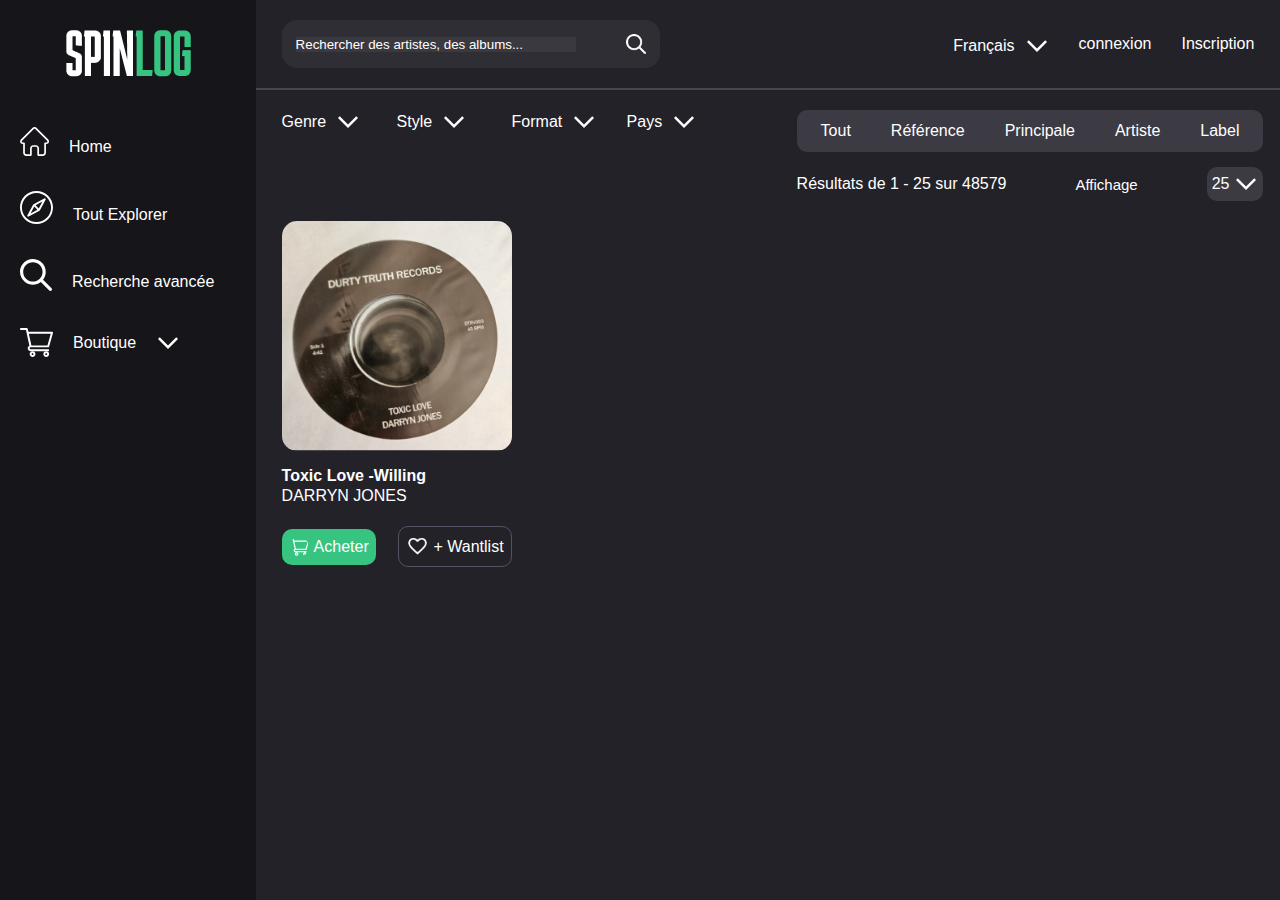
<file: exploreEverything.html>
<!DOCTYPE html>
<html lang="en">
  <head>
    <meta charset="UTF-8" />
    <meta name="viewport" content="width=device-width, initial-scale=1.0" />
    <title>Spinlog</title>
    <link
      rel="stylesheet"
      href="https://cdnjs.cloudflare.com/ajax/libs/font-awesome/6.6.0/css/all.min.css"
      integrity="sha512-Kc323vGBEqzTmouAECnVceyQqyqdsSiqLQISBL29aUW4U/M7pSPA/gEUZQqv1cwx4OnYxTxve5UMg5GT6L4JJg=="
      crossorigin="anonymous"
      referrerpolicy="no-referrer"
    />
    <link rel="stylesheet" href="style.css" />
  </head>
  <body>
    <nav>
      <div class="content">
        <a href="/">
          <div class="logo">
            <img src="/asset/image/SPINLOG.png" alt="" />
          </div>
        </a>
        <ul>
          <li>
            <a href="">
              <svg
                width="29"
                height="29"
                viewBox="0 0 29 29"
                fill="none"
                xmlns="http://www.w3.org/2000/svg"
              >
                <path
                  d="M28.275 12.557C28.2742 12.5563 28.2735 12.5554 28.2728 12.5548L16.4431 0.725488C15.9389 0.221032 15.2685 -0.0566406 14.5554 -0.0566406C13.8423 -0.0566406 13.1719 0.221032 12.6674 0.725488L0.843888 12.5488C0.839906 12.5528 0.835702 12.557 0.83194 12.561C-0.203523 13.6024 -0.201753 15.2921 0.837029 16.3309C1.31162 16.8057 1.9382 17.0805 2.60838 17.1095C2.63582 17.1121 2.66325 17.1135 2.69091 17.1135H3.16218V25.8189C3.16218 27.5418 4.56403 28.9434 6.28693 28.9434H10.9151C11.3844 28.9434 11.7647 28.5629 11.7647 28.0938V21.2686C11.7647 20.4825 12.4044 19.8431 13.1905 19.8431H15.9203C16.7064 19.8431 17.3458 20.4825 17.3458 21.2686V28.0938C17.3458 28.5629 17.7261 28.9434 18.1954 28.9434H22.8236C24.5467 28.9434 25.9483 27.5418 25.9483 25.8189V17.1135H26.3855C27.0984 17.1135 27.7688 16.8358 28.2735 16.3311C29.3134 15.2908 29.3138 13.598 28.275 12.557ZM27.0719 15.1297C26.8884 15.3131 26.6446 15.4142 26.3855 15.4142H25.0987C24.6295 15.4142 24.2491 15.7946 24.2491 16.2639V25.8189C24.2491 26.6048 23.6097 27.2442 22.8236 27.2442H19.045V21.2686C19.045 19.5457 17.6434 18.1438 15.9203 18.1438H13.1905C11.4673 18.1438 10.0655 19.5457 10.0655 21.2686V27.2442H6.28693C5.50104 27.2442 4.8614 26.6048 4.8614 25.8189V16.2639C4.8614 15.7946 4.48106 15.4142 4.01179 15.4142H2.74711C2.73383 15.4134 2.72078 15.4127 2.70728 15.4125C2.45417 15.4081 2.21676 15.3076 2.03887 15.1295C1.66053 14.7512 1.66053 14.1354 2.03887 13.7568C2.0391 13.7568 2.0391 13.7566 2.03932 13.7564L2.03998 13.7557L13.8693 1.92689C14.0525 1.74347 14.2961 1.64258 14.5554 1.64258C14.8145 1.64258 15.0581 1.74347 15.2415 1.92689L27.0681 13.7533C27.0699 13.7551 27.0719 13.7568 27.0736 13.7586C27.45 14.1376 27.4493 14.752 27.0719 15.1297Z"
                />
              </svg>
              <span>Home</span>
            </a>
          </li>
          <li>
            <a href="">
              <svg
                width="33"
                height="33"
                viewBox="0 0 33 33"
                fill="none"
                xmlns="http://www.w3.org/2000/svg"
              >
                <g clip-path="url(#clip0_1_12)">
                  <path
                    d="M16.5 0C7.40192 0 0 7.40181 0 16.4998C0 25.598 7.40192 33 16.5 33C25.5981 33 33 25.598 33 16.4998C33 7.40181 25.5982 0 16.5 0ZM16.5 31.0942C8.45274 31.0942 1.90575 24.5472 1.90575 16.4998C1.90575 8.45269 8.45274 1.90575 16.5 1.90575C24.5473 1.90575 31.0942 8.45269 31.0942 16.4999C31.0942 24.5473 24.5473 31.0942 16.5 31.0942Z"
                  />
                  <path
                    d="M25.5841 7.80428C25.3349 7.3406 24.7572 7.16703 24.2936 7.4162L13.5688 13.183C13.4042 13.2715 13.2692 13.4065 13.1807 13.5711L7.41624 24.2936C7.2123 24.6729 7.29173 25.1288 7.5814 25.4185C7.64562 25.4828 7.72019 25.5388 7.80447 25.584C8.09096 25.7381 8.42112 25.7301 8.69029 25.5924L8.69046 25.5926L8.6945 25.5904C8.69838 25.5884 8.70221 25.5863 8.70604 25.5842L19.4362 19.8216C19.6008 19.7332 19.7358 19.5983 19.8244 19.4335L25.5658 8.7376C25.5784 8.71598 25.5903 8.69414 25.6011 8.67171L25.6089 8.65732L25.6079 8.65699C25.7299 8.39402 25.7319 8.07922 25.5841 7.80428ZM10.5903 22.4143L14.2534 15.6007L17.4034 18.7508L10.5903 22.4143ZM18.7517 17.4039L15.6016 14.2538L22.4146 10.5903"
                  />
                </g>
                <defs>
                  <clipPath id="clip0_1_12">
                    <rect width="33" height="33" />
                  </clipPath>
                </defs>
              </svg>
              <span>Tout Explorer</span>
            </a>
          </li>
          <li>
            <a href="">
              <svg
                width="32"
                height="32"
                viewBox="0 0 32 32"
                fill="none"
                xmlns="http://www.w3.org/2000/svg"
              >
                <path
                  d="M12.879 25.7469C15.7392 25.747 18.5176 24.7927 20.7741 23.0352L29.2871 31.5482C29.9231 32.1624 30.9364 32.1448 31.5506 31.5088C32.1497 30.8885 32.1497 29.905 31.5506 29.2847L23.0376 20.7717C27.3988 15.1576 26.3832 7.07109 20.7692 2.70988C15.1551 -1.65133 7.06865 -0.635752 2.70744 4.9783C-1.65377 10.5924 -0.638194 18.6789 4.97586 23.0401C7.23603 24.7959 10.0169 25.7484 12.879 25.7469ZM6.03886 6.03638C9.8166 2.25857 15.9415 2.2585 19.7193 6.03624C23.4972 9.81398 23.4972 15.9389 19.7195 19.7167C15.9417 23.4945 9.81681 23.4946 6.039 19.7169C6.03893 19.7168 6.03893 19.7168 6.03886 19.7167C2.26112 15.9665 2.23886 9.8639 5.98908 6.08616C6.00565 6.06952 6.02222 6.05295 6.03886 6.03638Z"
                />
              </svg>
              <span>Recherche avancée</span>
            </a>
          </li>
          <div class="wrapper">
            <li id="boutique">
              <svg
                width="33"
                height="33"
                viewBox="0 0 33 33"
                fill="none"
                xmlns="http://www.w3.org/2000/svg"
              >
                <g clip-path="url(#clip0_1_35)">
                  <path
                    d="M10.6322 21.3342H10.6338C10.635 21.3342 10.6363 21.334 10.6375 21.334H28.166C28.5975 21.334 28.9769 21.0477 29.0955 20.6328L32.9627 7.09765C33.0461 6.80584 32.9876 6.49214 32.8051 6.24994C32.6223 6.00773 32.3366 5.86523 32.0332 5.86523H8.40257L7.71146 2.75512C7.61302 2.31276 7.22076 1.99805 6.76757 1.99805H0.966796C0.432792 1.99805 0 2.43084 0 2.96484C0 3.49885 0.432792 3.93164 0.966796 3.93164H5.99212C6.11448 4.48276 9.29937 18.815 9.48266 19.6396C8.45519 20.0862 7.73437 21.1107 7.73437 22.3008C7.73437 23.9 9.03552 25.2012 10.6348 25.2012H28.166C28.7 25.2012 29.1328 24.7684 29.1328 24.2344C29.1328 23.7004 28.7 23.2676 28.166 23.2676H10.6348C10.1018 23.2676 9.66796 22.8338 9.66796 22.3008C9.66796 21.7685 10.1003 21.3355 10.6322 21.3342ZM30.7514 7.79882L27.4366 19.4004H11.4102L8.83209 7.79882H30.7514Z"
                  />
                  <path
                    d="M9.66797 28.1016C9.66797 29.7008 10.9691 31.0019 12.5684 31.0019C14.1676 31.0019 15.4687 29.7008 15.4687 28.1016C15.4687 26.5023 14.1676 25.2012 12.5684 25.2012C10.9691 25.2012 9.66797 26.5023 9.66797 28.1016ZM12.5684 27.1348C13.1014 27.1348 13.5352 27.5686 13.5352 28.1016C13.5352 28.6346 13.1014 29.0684 12.5684 29.0684C12.0354 29.0684 11.6016 28.6346 11.6016 28.1016C11.6016 27.5686 12.0354 27.1348 12.5684 27.1348Z"
                    fill="white"
                  />
                  <path
                    d="M23.332 28.1016C23.332 29.7008 24.6332 31.0019 26.2324 31.0019C27.8317 31.0019 29.1328 29.7008 29.1328 28.1016C29.1328 26.5023 27.8317 25.2012 26.2324 25.2012C24.6332 25.2012 23.332 26.5023 23.332 28.1016ZM26.2324 27.1348C26.7654 27.1348 27.1992 27.5686 27.1992 28.1016C27.1992 28.6346 26.7654 29.0684 26.2324 29.0684C25.6994 29.0684 25.2656 28.6346 25.2656 28.1016C25.2656 27.5686 25.6994 27.1348 26.2324 27.1348Z"
                  />
                </g>
                <defs>
                  <clipPath id="clip0_1_35">
                    <rect width="33" height="33" />
                  </clipPath>
                </defs>
              </svg>
              <span>Boutique</span>
              <img
                src="/asset/image/arrow_forward_ios_black_24dp 2.png"
                alt=""
                class="bt_arrow"
              />
            </li>
            <div class="drop">
              <h5>
                <span>ACHETER DE LA MUSIQUE</span>
                <img
                  src="/asset/image/arrow_forward_ios_black_24dp 2.png"
                  alt=""
                  class="arrow"
                />
              </h5>
              <ul class="dropdown">
                <li class="icon">Tous les articles</li>
                <li class="icon">Articles dans ma wantlist</li>
                <li class="icon">Achats</li>
                <li class="icon">Panier</li>
              </ul>
            </div>

            <div class="drop_m">
              <h5>
                <span>VENDRE DE LA MUSIQUE</span>
                <img
                  src="/asset/image/arrow_forward_ios_black_24dp 2.png"
                  alt=""
                  class="arrow"
                />
              </h5>
              <ul class="dropdown">
                <li class="icon">Vendre</li>
                <li class="icon">Commandes</li>
                <li class="icon">Inventaires</li>
                <li class="icon">Facturation</li>
                <li class="icon">Ma boutique</li>
              </ul>
            </div>
          </div>
        </ul>
      </div>
    </nav>
    <main>
      <section class="head">
        <div class="container">
          <div class="head_content">
            <form action="">
              <input
                type="text"
                placeholder="Rechercher des artistes, des albums..."
              />
              <img src="/asset/image/Vector.png" alt="" />
            </form>
            <div class="main_menu">
              <div class="lang_wrapper">
                <p>
                  <span>Français</span>
                  <img
                    src="/asset/image/arrow_forward_ios_black_24dp 2.png"
                    alt=""
                    class="bt_arrow"
                  />
                </p>
                <ul class="dropdown">
                  <li>Anglais</li>
                  <li>Français</li>
                </ul>
              </div>
              <button>connexion</button>
              <button>Inscription</button>
            </div>
          </div>
        </div>
      </section>
      <section class="drop_down_choice">
        <div class="container">
          <div class="drop_content">
            <div class="amra">
              <div class="drop_list">
                <div class="lang_wrapper">
                  <p>
                    <span>Genre</span>
                    <img
                      src="/asset/image/arrow_forward_ios_black_24dp 2.png"
                      alt=""
                      class="bt_arrow"
                    />
                  </p>
                  <ul class="dropdown list">
                    <li>Pop</li>
                    <li>Rock</li>
                    <li>Blue</li>
                    <li>Classical</li>
                    <li>Electronic</li>
                    <li>Falk</li>
                    <li>Rap</li>
                    <li>Funk/soul</li>
                    <a href=""> <li>voir tout</li></a>
                  </ul>
                </div>
  
                <div class="lang_wrapper">
                  <p>
                    <span>Style</span>
                    <img
                      src="/asset/image/arrow_forward_ios_black_24dp 2.png"
                      alt=""
                      class="bt_arrow"
                    />
                  </p>
                  <ul class="dropdown list">
                    <li>Pop</li>
                    <li>Rock</li>
                    <li>Blue</li>
                    <li>Classical</li>
                    <li>Electronic</li>
                    <li>Falk</li>
                    <li>Rap</li>
                    <li>Funk/soul</li>
                    <a href=""> <li>voir tout</li></a>
                  </ul>
                </div>
  
                <div class="lang_wrapper">
                  <p>
                    <span>Format</span>
                    <img
                      src="/asset/image/arrow_forward_ios_black_24dp 2.png"
                      alt=""
                      class="bt_arrow"
                    />
                  </p>
                  <ul class="dropdown list">
                    <li>Pop</li>
                    <li>Rock</li>
                    <li>Blue</li>
                    <li>Classical</li>
                    <li>Electronic</li>
                    <li>Falk</li>
                    <li>Rap</li>
                    <li>Funk/soul</li>
                    <a href=""> <li>voir tout</li></a>
                  </ul>
                </div>
  
                <div class="lang_wrapper">
                  <p>
                    <span>Pays</span>
                    <img
                      src="/asset/image/arrow_forward_ios_black_24dp 2.png"
                      alt=""
                      class="bt_arrow"
                    />
                  </p>
                  <ul class="dropdown list">
                    <li>Pop</li>
                    <li>Rock</li>
                    <li>Blue</li>
                    <li>Classical</li>
                    <li>Electronic</li>
                    <li>Falk</li>
                    <li>Rap</li>
                    <li>Funk/soul</li>
                    <a href=""> <li>voir tout</li></a>
                  </ul>
                </div>
              </div>
              <div class="infos">
                <div class="rectangle">
                  <button>Tout</button>
                  <button>Référence</button>
                  <button>Principale</button>
                  <button>Artiste</button>
                  <button>Label</button>
                </div>
                <div class="detail">
                  <p>Résultats de 1 - 25 sur 48579</p>
                  <span>Affichage</span>
                  <button>
                    <span>25</span>
                    <img
                      src="/asset/image/arrow_forward_ios_black_24dp 2.png"
                      alt=""
                      class="bt_arrow"
                    />
                  </button>
                </div>
              </div>
            </div>
            <div class="songs ">
                <div class="content">
                  <div class="card_slider">
                    <div class="item_list tE_list">
                      <div class="item">
                        <img src="/asset/image/musi1.png" alt="" />
                        <div class="item_text">
                          <div>
                            <h4>Toxic Love -Willing</h4>
                            <span>DARRYN JONES</span>
                          </div>
                          <div class="buttons">
                            <button class="shop">
                              <img src="/asset/image/cart.png" alt="" />
                              <span>Acheter</span>
                            </button>
                            <button class="want">
                              <img
                                src="/asset/image/favorite_16dp_FFFFFF_FILL0_wght400_GRAD0_opsz20.png"
                                alt=""
                              />
                              <span>+ Wantlist</span>
                            </button>
                          </div>
                        </div>
                      </div>
                    </div>
                  </div>
              </div>
            </div>
          </div>
        </div>
      </section>
      <!-- <section class="songs ">
        <div class="container">
          <div class="content">
            <div class="card_slider">
              <div class="item_list">
                <div class="item">
                  <img src="/asset/image/musi1.png" alt="" />
                  <div class="item_text">
                    <div>
                      <h4>Toxic Love -Willing</h4>
                      <span>DARRYN JONES</span>
                    </div>
                    <div class="buttons">
                      <button class="shop">
                        <img src="/asset/image/cart.png" alt="" />
                        <span>Acheter</span>
                      </button>
                      <button class="want">
                        <img
                          src="/asset/image/favorite_16dp_FFFFFF_FILL0_wght400_GRAD0_opsz20.png"
                          alt=""
                        />
                        <span>+ Wantlist</span>
                      </button>
                    </div>
                  </div>
                </div>
              </div>
            </div>
          </div>
        </div>
      </section> -->
    </main>
    <script src="script.js"></script>
  </body>
</html>
</file>
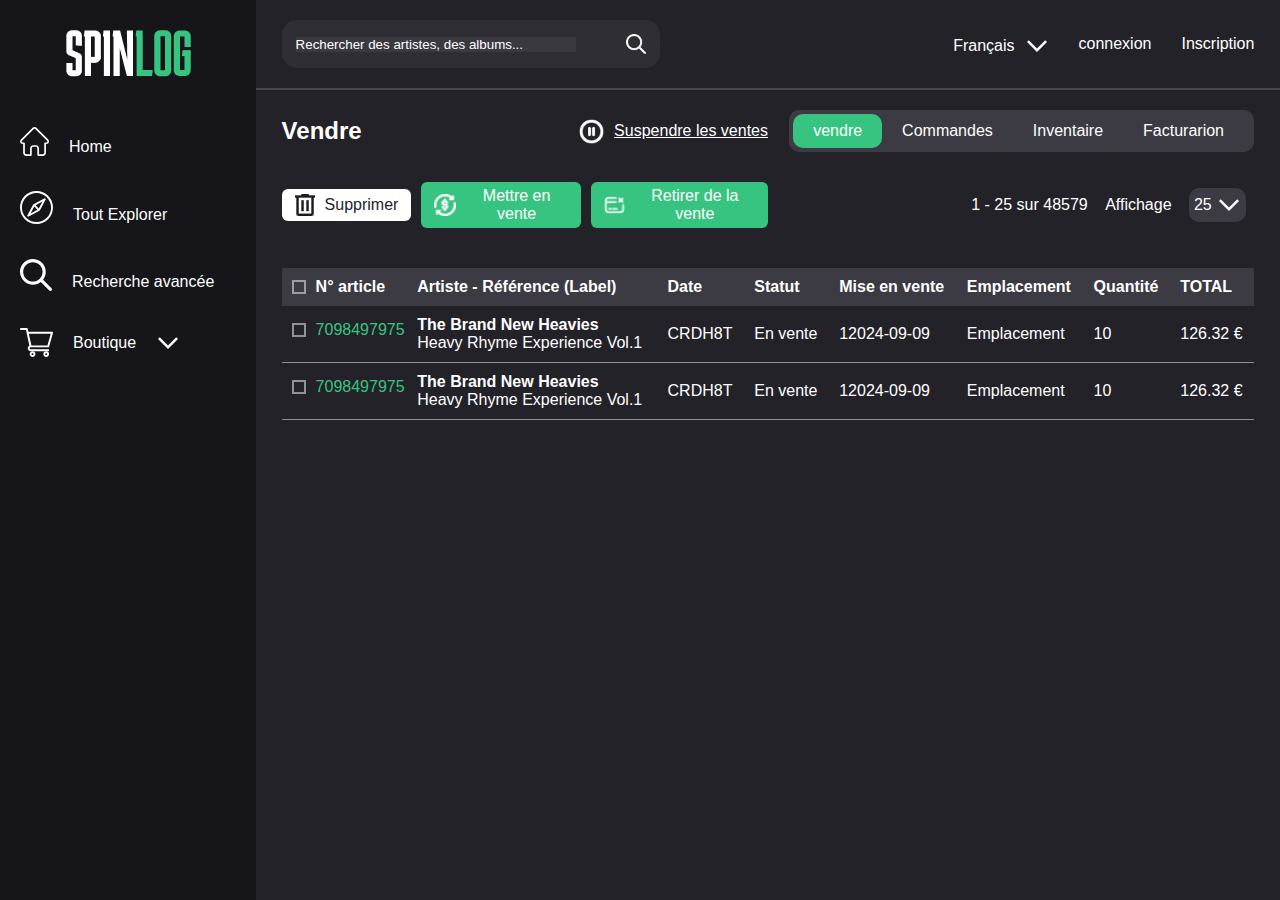
<file: inventory.html>
<!DOCTYPE html>
<html lang="en">
  <head>
    <meta charset="UTF-8" />
    <meta name="viewport" content="width=device-width, initial-scale=1.0" />
    <title>Spinlog</title>
    <link
      rel="stylesheet"
      href="https://cdnjs.cloudflare.com/ajax/libs/font-awesome/6.6.0/css/all.min.css"
      integrity="sha512-Kc323vGBEqzTmouAECnVceyQqyqdsSiqLQISBL29aUW4U/M7pSPA/gEUZQqv1cwx4OnYxTxve5UMg5GT6L4JJg=="
      crossorigin="anonymous"
      referrerpolicy="no-referrer"
    />
    <link rel="stylesheet" href="style.css" />
  </head>
  <body>
    <nav>
      <div class="content">
        <a href="/">
          <div class="logo">
            <img src="/asset/image/SPINLOG.png" alt="" />
          </div>
        </a>
        <ul>
          <li>
            <a href="">
              <svg
                width="29"
                height="29"
                viewBox="0 0 29 29"
                fill="none"
                xmlns="http://www.w3.org/2000/svg"
              >
                <path
                  d="M28.275 12.557C28.2742 12.5563 28.2735 12.5554 28.2728 12.5548L16.4431 0.725488C15.9389 0.221032 15.2685 -0.0566406 14.5554 -0.0566406C13.8423 -0.0566406 13.1719 0.221032 12.6674 0.725488L0.843888 12.5488C0.839906 12.5528 0.835702 12.557 0.83194 12.561C-0.203523 13.6024 -0.201753 15.2921 0.837029 16.3309C1.31162 16.8057 1.9382 17.0805 2.60838 17.1095C2.63582 17.1121 2.66325 17.1135 2.69091 17.1135H3.16218V25.8189C3.16218 27.5418 4.56403 28.9434 6.28693 28.9434H10.9151C11.3844 28.9434 11.7647 28.5629 11.7647 28.0938V21.2686C11.7647 20.4825 12.4044 19.8431 13.1905 19.8431H15.9203C16.7064 19.8431 17.3458 20.4825 17.3458 21.2686V28.0938C17.3458 28.5629 17.7261 28.9434 18.1954 28.9434H22.8236C24.5467 28.9434 25.9483 27.5418 25.9483 25.8189V17.1135H26.3855C27.0984 17.1135 27.7688 16.8358 28.2735 16.3311C29.3134 15.2908 29.3138 13.598 28.275 12.557ZM27.0719 15.1297C26.8884 15.3131 26.6446 15.4142 26.3855 15.4142H25.0987C24.6295 15.4142 24.2491 15.7946 24.2491 16.2639V25.8189C24.2491 26.6048 23.6097 27.2442 22.8236 27.2442H19.045V21.2686C19.045 19.5457 17.6434 18.1438 15.9203 18.1438H13.1905C11.4673 18.1438 10.0655 19.5457 10.0655 21.2686V27.2442H6.28693C5.50104 27.2442 4.8614 26.6048 4.8614 25.8189V16.2639C4.8614 15.7946 4.48106 15.4142 4.01179 15.4142H2.74711C2.73383 15.4134 2.72078 15.4127 2.70728 15.4125C2.45417 15.4081 2.21676 15.3076 2.03887 15.1295C1.66053 14.7512 1.66053 14.1354 2.03887 13.7568C2.0391 13.7568 2.0391 13.7566 2.03932 13.7564L2.03998 13.7557L13.8693 1.92689C14.0525 1.74347 14.2961 1.64258 14.5554 1.64258C14.8145 1.64258 15.0581 1.74347 15.2415 1.92689L27.0681 13.7533C27.0699 13.7551 27.0719 13.7568 27.0736 13.7586C27.45 14.1376 27.4493 14.752 27.0719 15.1297Z"
                />
              </svg>
              <span>Home</span>
            </a>
          </li>
          <li>
            <a href="">
              <svg
                width="33"
                height="33"
                viewBox="0 0 33 33"
                fill="none"
                xmlns="http://www.w3.org/2000/svg"
              >
                <g clip-path="url(#clip0_1_12)">
                  <path
                    d="M16.5 0C7.40192 0 0 7.40181 0 16.4998C0 25.598 7.40192 33 16.5 33C25.5981 33 33 25.598 33 16.4998C33 7.40181 25.5982 0 16.5 0ZM16.5 31.0942C8.45274 31.0942 1.90575 24.5472 1.90575 16.4998C1.90575 8.45269 8.45274 1.90575 16.5 1.90575C24.5473 1.90575 31.0942 8.45269 31.0942 16.4999C31.0942 24.5473 24.5473 31.0942 16.5 31.0942Z"
                  />
                  <path
                    d="M25.5841 7.80428C25.3349 7.3406 24.7572 7.16703 24.2936 7.4162L13.5688 13.183C13.4042 13.2715 13.2692 13.4065 13.1807 13.5711L7.41624 24.2936C7.2123 24.6729 7.29173 25.1288 7.5814 25.4185C7.64562 25.4828 7.72019 25.5388 7.80447 25.584C8.09096 25.7381 8.42112 25.7301 8.69029 25.5924L8.69046 25.5926L8.6945 25.5904C8.69838 25.5884 8.70221 25.5863 8.70604 25.5842L19.4362 19.8216C19.6008 19.7332 19.7358 19.5983 19.8244 19.4335L25.5658 8.7376C25.5784 8.71598 25.5903 8.69414 25.6011 8.67171L25.6089 8.65732L25.6079 8.65699C25.7299 8.39402 25.7319 8.07922 25.5841 7.80428ZM10.5903 22.4143L14.2534 15.6007L17.4034 18.7508L10.5903 22.4143ZM18.7517 17.4039L15.6016 14.2538L22.4146 10.5903"
                  />
                </g>
                <defs>
                  <clipPath id="clip0_1_12">
                    <rect width="33" height="33" />
                  </clipPath>
                </defs>
              </svg>
              <span>Tout Explorer</span>
            </a>
          </li>
          <li>
            <a href="">
              <svg
                width="32"
                height="32"
                viewBox="0 0 32 32"
                fill="none"
                xmlns="http://www.w3.org/2000/svg"
              >
                <path
                  d="M12.879 25.7469C15.7392 25.747 18.5176 24.7927 20.7741 23.0352L29.2871 31.5482C29.9231 32.1624 30.9364 32.1448 31.5506 31.5088C32.1497 30.8885 32.1497 29.905 31.5506 29.2847L23.0376 20.7717C27.3988 15.1576 26.3832 7.07109 20.7692 2.70988C15.1551 -1.65133 7.06865 -0.635752 2.70744 4.9783C-1.65377 10.5924 -0.638194 18.6789 4.97586 23.0401C7.23603 24.7959 10.0169 25.7484 12.879 25.7469ZM6.03886 6.03638C9.8166 2.25857 15.9415 2.2585 19.7193 6.03624C23.4972 9.81398 23.4972 15.9389 19.7195 19.7167C15.9417 23.4945 9.81681 23.4946 6.039 19.7169C6.03893 19.7168 6.03893 19.7168 6.03886 19.7167C2.26112 15.9665 2.23886 9.8639 5.98908 6.08616C6.00565 6.06952 6.02222 6.05295 6.03886 6.03638Z"
                />
              </svg>
              <span>Recherche avancée</span>
            </a>
          </li>
          <div class="wrapper">
            <li id="boutique">
              <svg
                width="33"
                height="33"
                viewBox="0 0 33 33"
                fill="none"
                xmlns="http://www.w3.org/2000/svg"
              >
                <g clip-path="url(#clip0_1_35)">
                  <path
                    d="M10.6322 21.3342H10.6338C10.635 21.3342 10.6363 21.334 10.6375 21.334H28.166C28.5975 21.334 28.9769 21.0477 29.0955 20.6328L32.9627 7.09765C33.0461 6.80584 32.9876 6.49214 32.8051 6.24994C32.6223 6.00773 32.3366 5.86523 32.0332 5.86523H8.40257L7.71146 2.75512C7.61302 2.31276 7.22076 1.99805 6.76757 1.99805H0.966796C0.432792 1.99805 0 2.43084 0 2.96484C0 3.49885 0.432792 3.93164 0.966796 3.93164H5.99212C6.11448 4.48276 9.29937 18.815 9.48266 19.6396C8.45519 20.0862 7.73437 21.1107 7.73437 22.3008C7.73437 23.9 9.03552 25.2012 10.6348 25.2012H28.166C28.7 25.2012 29.1328 24.7684 29.1328 24.2344C29.1328 23.7004 28.7 23.2676 28.166 23.2676H10.6348C10.1018 23.2676 9.66796 22.8338 9.66796 22.3008C9.66796 21.7685 10.1003 21.3355 10.6322 21.3342ZM30.7514 7.79882L27.4366 19.4004H11.4102L8.83209 7.79882H30.7514Z"
                  />
                  <path
                    d="M9.66797 28.1016C9.66797 29.7008 10.9691 31.0019 12.5684 31.0019C14.1676 31.0019 15.4687 29.7008 15.4687 28.1016C15.4687 26.5023 14.1676 25.2012 12.5684 25.2012C10.9691 25.2012 9.66797 26.5023 9.66797 28.1016ZM12.5684 27.1348C13.1014 27.1348 13.5352 27.5686 13.5352 28.1016C13.5352 28.6346 13.1014 29.0684 12.5684 29.0684C12.0354 29.0684 11.6016 28.6346 11.6016 28.1016C11.6016 27.5686 12.0354 27.1348 12.5684 27.1348Z"
                    fill="white"
                  />
                  <path
                    d="M23.332 28.1016C23.332 29.7008 24.6332 31.0019 26.2324 31.0019C27.8317 31.0019 29.1328 29.7008 29.1328 28.1016C29.1328 26.5023 27.8317 25.2012 26.2324 25.2012C24.6332 25.2012 23.332 26.5023 23.332 28.1016ZM26.2324 27.1348C26.7654 27.1348 27.1992 27.5686 27.1992 28.1016C27.1992 28.6346 26.7654 29.0684 26.2324 29.0684C25.6994 29.0684 25.2656 28.6346 25.2656 28.1016C25.2656 27.5686 25.6994 27.1348 26.2324 27.1348Z"
                  />
                </g>
                <defs>
                  <clipPath id="clip0_1_35">
                    <rect width="33" height="33" />
                  </clipPath>
                </defs>
              </svg>
              <span>Boutique</span>
              <img
                src="/asset/image/arrow_forward_ios_black_24dp 2.png"
                alt=""
                class="bt_arrow"
              />
            </li>
            <div class="drop">
              <h5>
                <span>ACHETER DE LA MUSIQUE</span>
                <img
                  src="/asset/image/arrow_forward_ios_black_24dp 2.png"
                  alt=""
                  class="arrow"
                />
              </h5>
              <ul class="dropdown">
                <li class="icon">Tous les articles</li>
                <li class="icon">Articles dans ma wantlist</li>
                <li class="icon">Achats</li>
                <li class="icon">Panier</li>
              </ul>
            </div>

            <div class="drop_m">
              <h5>
                <span>VENDRE DE LA MUSIQUE</span>
                <img
                  src="/asset/image/arrow_forward_ios_black_24dp 2.png"
                  alt=""
                  class="arrow"
                />
              </h5>
              <ul class="dropdown">
                <li class="icon">Vendre</li>
                <li class="icon">Commandes</li>
                <li class="icon">Inventaires</li>
                <li class="icon">Facturation</li>
                <li class="icon">Ma boutique</li>
              </ul>
            </div>
          </div>
        </ul>
      </div>
    </nav>
    <main>
      <section class="head">
        <div class="container">
          <div class="head_content">
            <form action="">
              <input
                type="text"
                placeholder="Rechercher des artistes, des albums..."
              />
              <img src="/asset/image/Vector.png" alt="" />
            </form>
            <div class="main_menu">
              <div class="lang_wrapper">
                <p>
                  <span>Français</span>
                  <img
                    src="/asset/image/arrow_forward_ios_black_24dp 2.png"
                    alt=""
                    class="bt_arrow"
                  />
                </p>
                <ul class="dropdown">
                  <li>Anglais</li>
                  <li>Français</li>
                </ul>
              </div>
              <button>connexion</button>
              <button>Inscription</button>
            </div>
          </div>
        </div>
      </section>
      <section class="boutique">
        <div class="container">
          <div class="content">
            <div class="div">
              <div class="invent">
                <h2>Vendre</h2>
                <div class="suspend">
                  <img src="/asset/image/Icon.png" alt="" width="25px" />
                  <a href="">Suspendre les ventes</a>
                </div>
              </div>
              <div class="rectangle">
                <button class="act">vendre</button>
                <button>Commandes</button>
                <button>Inventaire</button>
                <button>Facturarion</button>
              </div>
            </div>
            <div class="shop_drop">
              <div class="suspend invent">
                <button class="shop">
                  <img src="/asset/image/del.png" alt="" width="20px" />
                  <span>Supprimer</span>
                </button>
                <button class="want">
                  <img src="/asset/image/mise.png" alt="" width="20px" />
                  <span>Mettre en vente</span>
                </button>
                <button class="want">
                  <img src="/asset/image/retrait.png" alt="" width="20px" />
                  <span>Retirer de la vente</span>
                </button>
              </div>
              <div class="shop_detail">
                <p>1 - 25 sur 48579</p>
                <span>Affichage</span>
                <button>
                  <span>25</span>
                  <img
                    src="/asset/image/arrow_forward_ios_black_24dp 2.png"
                    alt=""
                    class="bt_arrow"
                  />
                </button>
              </div>
            </div>
          </div>
        </div>
      </section>
      <section class="table">
        <div class="container">
          <div class="content">
            <table>
              <tr>
                <th class="check">
                  <div id="checkbox"></div>
                  N° article
                </th>
                <th>Artiste - Référence (Label)</th>
                <th>Date</th>
                <th>Statut</th>
                <th>Mise en vente</th>
                <th>Emplacement</th>
                <th>Quantité</th>
                <th>TOTAL</th>
              </tr>
              <tr class="tr tr_bottom want_dt">
                <td class="td check" style="color: #37c480;">
                  <div id="checkbox"></div>
                  7098497975
                </td>
                <td>
                  <h4>The Brand New Heavies</h4>
                  <span>Heavy Rhyme Experience Vol.1</span>
                </td>
                <td>CRDH8T</td>
                <td>En vente</td>
                <td>12024-09-09</td>
                <td>Emplacement</td>
                <td>10</td>
                <td>126.32 €</td>
              </tr>
              <tr class="tr tr_bottom want_dt">
                <td class="td check" style="color: #37c480;">
                  <div id="checkbox"></div>
                  7098497975
                </td>
                <td>
                  <h4>The Brand New Heavies</h4>
                  <span>Heavy Rhyme Experience Vol.1</span>
                </td>
                <td>CRDH8T</td>
                <td>En vente</td>
                <td>12024-09-09</td>
                <td>Emplacement</td>
                <td>10</td>
                <td>126.32 €</td>
              </tr>
            </table>
          </div>
        </div>
      </section>
    </main>
    <script src="script.js"></script>
  </body>
</html>
</file>
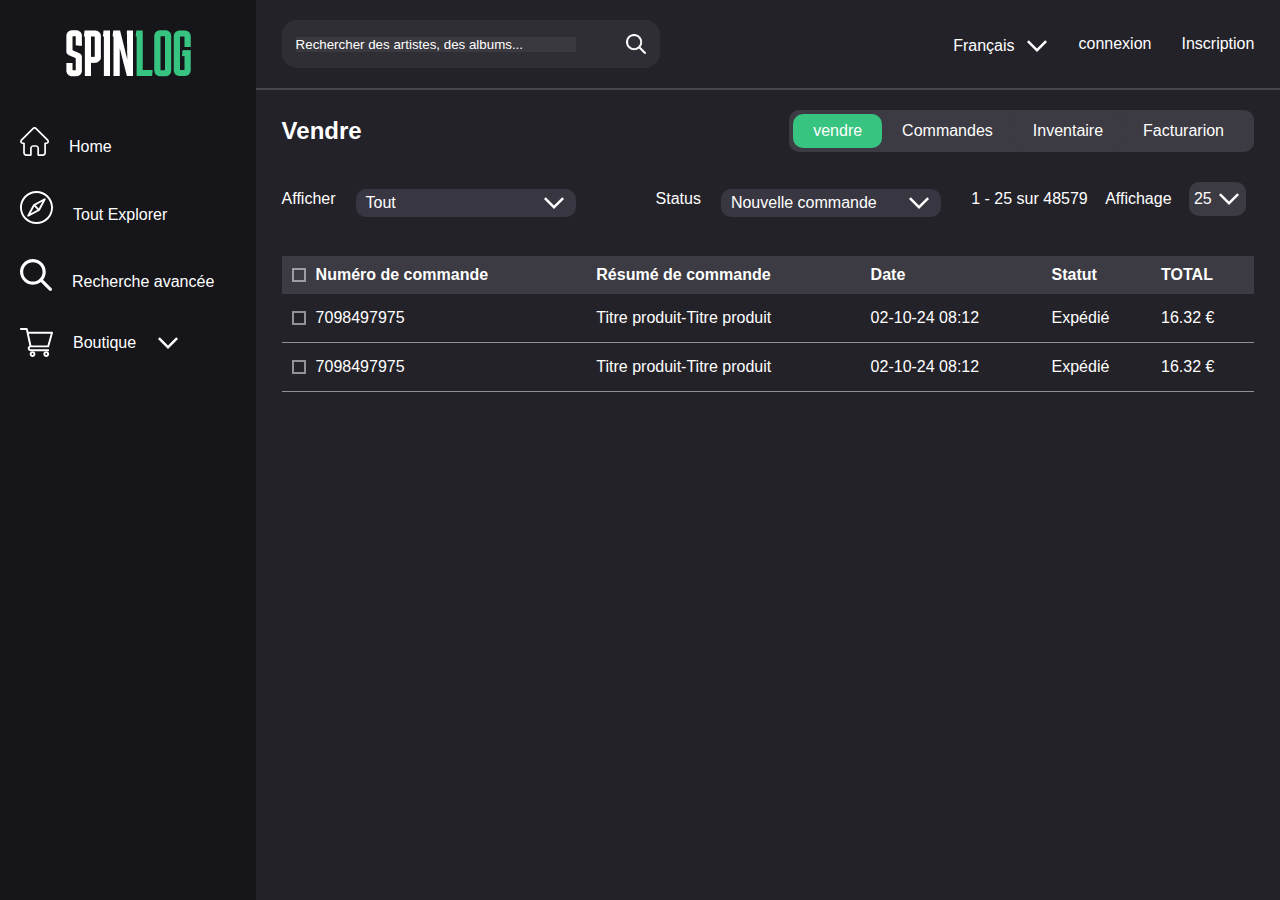
<file: order.html>
<!DOCTYPE html>
<html lang="en">
  <head>
    <meta charset="UTF-8" />
    <meta name="viewport" content="width=device-width, initial-scale=1.0" />
    <title>Spinlog</title>
    <link
      rel="stylesheet"
      href="https://cdnjs.cloudflare.com/ajax/libs/font-awesome/6.6.0/css/all.min.css"
      integrity="sha512-Kc323vGBEqzTmouAECnVceyQqyqdsSiqLQISBL29aUW4U/M7pSPA/gEUZQqv1cwx4OnYxTxve5UMg5GT6L4JJg=="
      crossorigin="anonymous"
      referrerpolicy="no-referrer"
    />
    <link rel="stylesheet" href="style.css" />
  </head>
  <body>
    <nav>
      <div class="content">
        <a href="/">
          <div class="logo">
            <img src="/asset/image/SPINLOG.png" alt="" />
          </div>
        </a>
        <ul>
          <li>
            <a href="">
              <svg
                width="29"
                height="29"
                viewBox="0 0 29 29"
                fill="none"
                xmlns="http://www.w3.org/2000/svg"
              >
                <path
                  d="M28.275 12.557C28.2742 12.5563 28.2735 12.5554 28.2728 12.5548L16.4431 0.725488C15.9389 0.221032 15.2685 -0.0566406 14.5554 -0.0566406C13.8423 -0.0566406 13.1719 0.221032 12.6674 0.725488L0.843888 12.5488C0.839906 12.5528 0.835702 12.557 0.83194 12.561C-0.203523 13.6024 -0.201753 15.2921 0.837029 16.3309C1.31162 16.8057 1.9382 17.0805 2.60838 17.1095C2.63582 17.1121 2.66325 17.1135 2.69091 17.1135H3.16218V25.8189C3.16218 27.5418 4.56403 28.9434 6.28693 28.9434H10.9151C11.3844 28.9434 11.7647 28.5629 11.7647 28.0938V21.2686C11.7647 20.4825 12.4044 19.8431 13.1905 19.8431H15.9203C16.7064 19.8431 17.3458 20.4825 17.3458 21.2686V28.0938C17.3458 28.5629 17.7261 28.9434 18.1954 28.9434H22.8236C24.5467 28.9434 25.9483 27.5418 25.9483 25.8189V17.1135H26.3855C27.0984 17.1135 27.7688 16.8358 28.2735 16.3311C29.3134 15.2908 29.3138 13.598 28.275 12.557ZM27.0719 15.1297C26.8884 15.3131 26.6446 15.4142 26.3855 15.4142H25.0987C24.6295 15.4142 24.2491 15.7946 24.2491 16.2639V25.8189C24.2491 26.6048 23.6097 27.2442 22.8236 27.2442H19.045V21.2686C19.045 19.5457 17.6434 18.1438 15.9203 18.1438H13.1905C11.4673 18.1438 10.0655 19.5457 10.0655 21.2686V27.2442H6.28693C5.50104 27.2442 4.8614 26.6048 4.8614 25.8189V16.2639C4.8614 15.7946 4.48106 15.4142 4.01179 15.4142H2.74711C2.73383 15.4134 2.72078 15.4127 2.70728 15.4125C2.45417 15.4081 2.21676 15.3076 2.03887 15.1295C1.66053 14.7512 1.66053 14.1354 2.03887 13.7568C2.0391 13.7568 2.0391 13.7566 2.03932 13.7564L2.03998 13.7557L13.8693 1.92689C14.0525 1.74347 14.2961 1.64258 14.5554 1.64258C14.8145 1.64258 15.0581 1.74347 15.2415 1.92689L27.0681 13.7533C27.0699 13.7551 27.0719 13.7568 27.0736 13.7586C27.45 14.1376 27.4493 14.752 27.0719 15.1297Z"
                />
              </svg>
              <span>Home</span>
            </a>
          </li>
          <li>
            <a href="">
              <svg
                width="33"
                height="33"
                viewBox="0 0 33 33"
                fill="none"
                xmlns="http://www.w3.org/2000/svg"
              >
                <g clip-path="url(#clip0_1_12)">
                  <path
                    d="M16.5 0C7.40192 0 0 7.40181 0 16.4998C0 25.598 7.40192 33 16.5 33C25.5981 33 33 25.598 33 16.4998C33 7.40181 25.5982 0 16.5 0ZM16.5 31.0942C8.45274 31.0942 1.90575 24.5472 1.90575 16.4998C1.90575 8.45269 8.45274 1.90575 16.5 1.90575C24.5473 1.90575 31.0942 8.45269 31.0942 16.4999C31.0942 24.5473 24.5473 31.0942 16.5 31.0942Z"
                  />
                  <path
                    d="M25.5841 7.80428C25.3349 7.3406 24.7572 7.16703 24.2936 7.4162L13.5688 13.183C13.4042 13.2715 13.2692 13.4065 13.1807 13.5711L7.41624 24.2936C7.2123 24.6729 7.29173 25.1288 7.5814 25.4185C7.64562 25.4828 7.72019 25.5388 7.80447 25.584C8.09096 25.7381 8.42112 25.7301 8.69029 25.5924L8.69046 25.5926L8.6945 25.5904C8.69838 25.5884 8.70221 25.5863 8.70604 25.5842L19.4362 19.8216C19.6008 19.7332 19.7358 19.5983 19.8244 19.4335L25.5658 8.7376C25.5784 8.71598 25.5903 8.69414 25.6011 8.67171L25.6089 8.65732L25.6079 8.65699C25.7299 8.39402 25.7319 8.07922 25.5841 7.80428ZM10.5903 22.4143L14.2534 15.6007L17.4034 18.7508L10.5903 22.4143ZM18.7517 17.4039L15.6016 14.2538L22.4146 10.5903"
                  />
                </g>
                <defs>
                  <clipPath id="clip0_1_12">
                    <rect width="33" height="33" />
                  </clipPath>
                </defs>
              </svg>
              <span>Tout Explorer</span>
            </a>
          </li>
          <li>
            <a href="">
              <svg
                width="32"
                height="32"
                viewBox="0 0 32 32"
                fill="none"
                xmlns="http://www.w3.org/2000/svg"
              >
                <path
                  d="M12.879 25.7469C15.7392 25.747 18.5176 24.7927 20.7741 23.0352L29.2871 31.5482C29.9231 32.1624 30.9364 32.1448 31.5506 31.5088C32.1497 30.8885 32.1497 29.905 31.5506 29.2847L23.0376 20.7717C27.3988 15.1576 26.3832 7.07109 20.7692 2.70988C15.1551 -1.65133 7.06865 -0.635752 2.70744 4.9783C-1.65377 10.5924 -0.638194 18.6789 4.97586 23.0401C7.23603 24.7959 10.0169 25.7484 12.879 25.7469ZM6.03886 6.03638C9.8166 2.25857 15.9415 2.2585 19.7193 6.03624C23.4972 9.81398 23.4972 15.9389 19.7195 19.7167C15.9417 23.4945 9.81681 23.4946 6.039 19.7169C6.03893 19.7168 6.03893 19.7168 6.03886 19.7167C2.26112 15.9665 2.23886 9.8639 5.98908 6.08616C6.00565 6.06952 6.02222 6.05295 6.03886 6.03638Z"
                />
              </svg>
              <span>Recherche avancée</span>
            </a>
          </li>
          <div class="wrapper">
            <li id="boutique">
              <svg
                width="33"
                height="33"
                viewBox="0 0 33 33"
                fill="none"
                xmlns="http://www.w3.org/2000/svg"
              >
                <g clip-path="url(#clip0_1_35)">
                  <path
                    d="M10.6322 21.3342H10.6338C10.635 21.3342 10.6363 21.334 10.6375 21.334H28.166C28.5975 21.334 28.9769 21.0477 29.0955 20.6328L32.9627 7.09765C33.0461 6.80584 32.9876 6.49214 32.8051 6.24994C32.6223 6.00773 32.3366 5.86523 32.0332 5.86523H8.40257L7.71146 2.75512C7.61302 2.31276 7.22076 1.99805 6.76757 1.99805H0.966796C0.432792 1.99805 0 2.43084 0 2.96484C0 3.49885 0.432792 3.93164 0.966796 3.93164H5.99212C6.11448 4.48276 9.29937 18.815 9.48266 19.6396C8.45519 20.0862 7.73437 21.1107 7.73437 22.3008C7.73437 23.9 9.03552 25.2012 10.6348 25.2012H28.166C28.7 25.2012 29.1328 24.7684 29.1328 24.2344C29.1328 23.7004 28.7 23.2676 28.166 23.2676H10.6348C10.1018 23.2676 9.66796 22.8338 9.66796 22.3008C9.66796 21.7685 10.1003 21.3355 10.6322 21.3342ZM30.7514 7.79882L27.4366 19.4004H11.4102L8.83209 7.79882H30.7514Z"
                  />
                  <path
                    d="M9.66797 28.1016C9.66797 29.7008 10.9691 31.0019 12.5684 31.0019C14.1676 31.0019 15.4687 29.7008 15.4687 28.1016C15.4687 26.5023 14.1676 25.2012 12.5684 25.2012C10.9691 25.2012 9.66797 26.5023 9.66797 28.1016ZM12.5684 27.1348C13.1014 27.1348 13.5352 27.5686 13.5352 28.1016C13.5352 28.6346 13.1014 29.0684 12.5684 29.0684C12.0354 29.0684 11.6016 28.6346 11.6016 28.1016C11.6016 27.5686 12.0354 27.1348 12.5684 27.1348Z"
                    fill="white"
                  />
                  <path
                    d="M23.332 28.1016C23.332 29.7008 24.6332 31.0019 26.2324 31.0019C27.8317 31.0019 29.1328 29.7008 29.1328 28.1016C29.1328 26.5023 27.8317 25.2012 26.2324 25.2012C24.6332 25.2012 23.332 26.5023 23.332 28.1016ZM26.2324 27.1348C26.7654 27.1348 27.1992 27.5686 27.1992 28.1016C27.1992 28.6346 26.7654 29.0684 26.2324 29.0684C25.6994 29.0684 25.2656 28.6346 25.2656 28.1016C25.2656 27.5686 25.6994 27.1348 26.2324 27.1348Z"
                  />
                </g>
                <defs>
                  <clipPath id="clip0_1_35">
                    <rect width="33" height="33" />
                  </clipPath>
                </defs>
              </svg>
              <span>Boutique</span>
              <img
                src="/asset/image/arrow_forward_ios_black_24dp 2.png"
                alt=""
                class="bt_arrow"
              />
            </li>
            <div class="drop">
              <h5>
                <span>ACHETER DE LA MUSIQUE</span>
                <img
                  src="/asset/image/arrow_forward_ios_black_24dp 2.png"
                  alt=""
                  class="arrow"
                />
              </h5>
              <ul class="dropdown">
                <li class="icon">Tous les articles</li>
                <li class="icon">Articles dans ma wantlist</li>
                <li class="icon">Achats</li>
                <li class="icon">Panier</li>
              </ul>
            </div>

            <div class="drop_m">
              <h5>
                <span>VENDRE DE LA MUSIQUE</span>
                <img
                  src="/asset/image/arrow_forward_ios_black_24dp 2.png"
                  alt=""
                  class="arrow"
                />
              </h5>
              <ul class="dropdown">
                <li class="icon">Vendre</li>
                <li class="icon">Commandes</li>
                <li class="icon">Inventaires</li>
                <li class="icon">Facturation</li>
                <li class="icon">Ma boutique</li>
              </ul>
            </div>
          </div>
        </ul>
      </div>
    </nav>
    <main>
      <section class="head">
        <div class="container">
          <div class="head_content">
            <form action="">
              <input
                type="text"
                placeholder="Rechercher des artistes, des albums..."
              />
              <img src="/asset/image/Vector.png" alt="" />
            </form>
            <div class="main_menu">
              <div class="lang_wrapper">
                <p>
                  <span>Français</span>
                  <img
                    src="/asset/image/arrow_forward_ios_black_24dp 2.png"
                    alt=""
                    class="bt_arrow"
                  />
                </p>
                <ul class="dropdown">
                  <li>Anglais</li>
                  <li>Français</li>
                </ul>
              </div>
              <button>connexion</button>
              <button>Inscription</button>
            </div>
          </div>
        </div>
      </section>
      <section class="boutique">
        <div class="container">
          <div class="content">
            <div class="div">
              <h2>Vendre</h2>
              <div class="rectangle">
                <button class="act">vendre</button>
                <button>Commandes</button>
                <button>Inventaire</button>
                <button>Facturarion</button>
              </div>
            </div>
            <div class="shop_drop">
              <div class="drop_list oder">
                <div class="order_drop">
                  <p>Afficher</p>
                  <div class="lang_wrapper">
                    <p class="order_p">
                      <span>Tout</span>
                      <img
                        src="/asset/image/arrow_forward_ios_black_24dp 2.png"
                        alt=""
                        class="bt_arrow"
                      />
                    </p>
                    <ul class="order_drop_list dropdown">
                      <li class="check"><div id="checkbox"></div>Tout</li>
                      <li class="check"><div id="checkbox"></div>Nouvelles commandes</li>
                      <li class="check"><div id="checkbox"></div>Commandes annulées</li>
                      <li class="check"><div id="checkbox"></div>Factures envoyées</li>
                      <li class="check"><div id="checkbox"></div>Demandes de paiement envoyées</li>
                      <li class="check"><div id="checkbox"></div>paiements reçus</li>
                      <li class="check"><div id="checkbox"></div>Commandes en préparations</li>
                      <li class="check"><div id="checkbox"></div>Colis envoyés</li>
                    </ul>
                  </div>
                </div>

                <div class="order_drop">
                    <p>Status</p>
                    <div class="lang_wrapper">
                      <p class="order_p">
                        <span>Nouvelle commande</span>
                        <img
                          src="/asset/image/arrow_forward_ios_black_24dp 2.png"
                          alt=""
                          class="bt_arrow"
                        />
                      </p>
                      <ul class="dropdown list">
                        <li>Pop</li>
                        <li>Rock</li>
                        <li>Blue</li>
                        <a href=""> <li>voir tout</li></a>
                      </ul>
                    </div>
                  </div>
              </div>
              <div class="shop_detail">
                <p>1 - 25 sur 48579</p>
                <span>Affichage</span>
                <button>
                  <span>25</span>
                  <img
                    src="/asset/image/arrow_forward_ios_black_24dp 2.png"
                    alt=""
                    class="bt_arrow"
                  />
                </button>
              </div>
            </div>
          </div>
        </div>
      </section>
      <section class="table">
        <div class="container">
          <div class="content">
            <table>
              <tr>
                <th class="check"><div id="checkbox"></div>Numéro de commande</th>
                <th>Résumé de commande</th>
                <th>Date</th>
                <th>Statut</th>
                <th>TOTAL</th>
              </tr>
              <tr class="tr tr_bottom want_dt">
                <td class="td check"><div id="checkbox"></div>7098497975</td>
                <td>Titre produit-Titre produit</td>
                <td>02-10-24 08:12</td>
                <td>Expédié</td>
                <td>16.32 €</td>
              </tr>
              <tr class="tr tr_bottom want_dt">
                <td class="td check"><div id="checkbox"></div>7098497975</td>
                <td>Titre produit-Titre produit</td>
                <td>02-10-24 08:12</td>
                <td>Expédié</td>
                <td>16.32 €</td>
              </tr>
            </table>
          </div>
        </div>
      </section>
    </main>
    <script src="script.js"></script>
  </body>
</html>
</file>
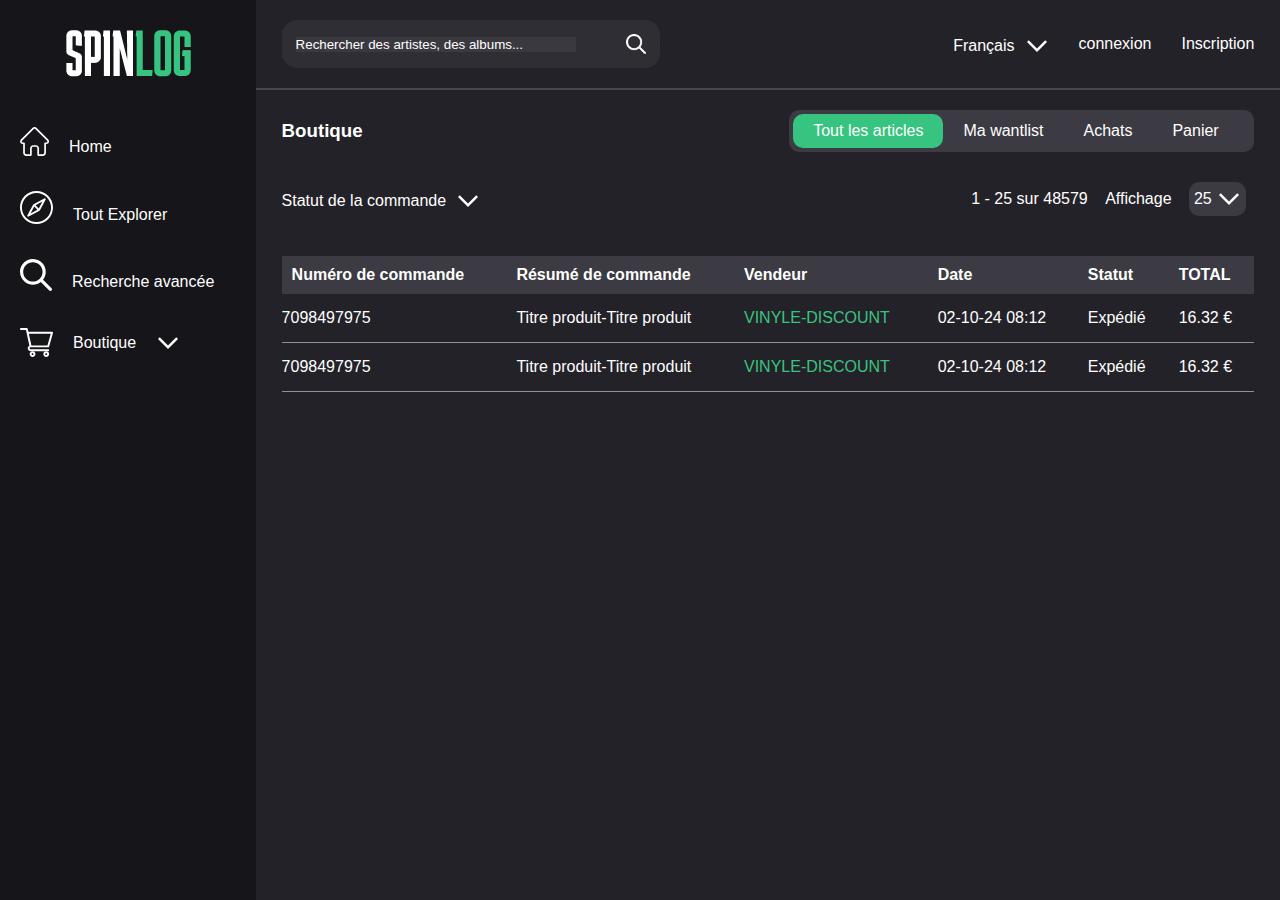
<file: purchase.html>
<!DOCTYPE html>
<html lang="en">
  <head>
    <meta charset="UTF-8" />
    <meta name="viewport" content="width=device-width, initial-scale=1.0" />
    <title>Spinlog</title>
    <link
      rel="stylesheet"
      href="https://cdnjs.cloudflare.com/ajax/libs/font-awesome/6.6.0/css/all.min.css"
      integrity="sha512-Kc323vGBEqzTmouAECnVceyQqyqdsSiqLQISBL29aUW4U/M7pSPA/gEUZQqv1cwx4OnYxTxve5UMg5GT6L4JJg=="
      crossorigin="anonymous"
      referrerpolicy="no-referrer"
    />
    <link rel="stylesheet" href="style.css" />
  </head>
  <body>
    <nav>
      <div class="content">
        <a href="/">
          <div class="logo">
            <img src="/asset/image/SPINLOG.png" alt="" />
          </div>
        </a>
        <ul>
          <li>
            <a href="">
              <svg
                width="29"
                height="29"
                viewBox="0 0 29 29"
                fill="none"
                xmlns="http://www.w3.org/2000/svg"
              >
                <path
                  d="M28.275 12.557C28.2742 12.5563 28.2735 12.5554 28.2728 12.5548L16.4431 0.725488C15.9389 0.221032 15.2685 -0.0566406 14.5554 -0.0566406C13.8423 -0.0566406 13.1719 0.221032 12.6674 0.725488L0.843888 12.5488C0.839906 12.5528 0.835702 12.557 0.83194 12.561C-0.203523 13.6024 -0.201753 15.2921 0.837029 16.3309C1.31162 16.8057 1.9382 17.0805 2.60838 17.1095C2.63582 17.1121 2.66325 17.1135 2.69091 17.1135H3.16218V25.8189C3.16218 27.5418 4.56403 28.9434 6.28693 28.9434H10.9151C11.3844 28.9434 11.7647 28.5629 11.7647 28.0938V21.2686C11.7647 20.4825 12.4044 19.8431 13.1905 19.8431H15.9203C16.7064 19.8431 17.3458 20.4825 17.3458 21.2686V28.0938C17.3458 28.5629 17.7261 28.9434 18.1954 28.9434H22.8236C24.5467 28.9434 25.9483 27.5418 25.9483 25.8189V17.1135H26.3855C27.0984 17.1135 27.7688 16.8358 28.2735 16.3311C29.3134 15.2908 29.3138 13.598 28.275 12.557ZM27.0719 15.1297C26.8884 15.3131 26.6446 15.4142 26.3855 15.4142H25.0987C24.6295 15.4142 24.2491 15.7946 24.2491 16.2639V25.8189C24.2491 26.6048 23.6097 27.2442 22.8236 27.2442H19.045V21.2686C19.045 19.5457 17.6434 18.1438 15.9203 18.1438H13.1905C11.4673 18.1438 10.0655 19.5457 10.0655 21.2686V27.2442H6.28693C5.50104 27.2442 4.8614 26.6048 4.8614 25.8189V16.2639C4.8614 15.7946 4.48106 15.4142 4.01179 15.4142H2.74711C2.73383 15.4134 2.72078 15.4127 2.70728 15.4125C2.45417 15.4081 2.21676 15.3076 2.03887 15.1295C1.66053 14.7512 1.66053 14.1354 2.03887 13.7568C2.0391 13.7568 2.0391 13.7566 2.03932 13.7564L2.03998 13.7557L13.8693 1.92689C14.0525 1.74347 14.2961 1.64258 14.5554 1.64258C14.8145 1.64258 15.0581 1.74347 15.2415 1.92689L27.0681 13.7533C27.0699 13.7551 27.0719 13.7568 27.0736 13.7586C27.45 14.1376 27.4493 14.752 27.0719 15.1297Z"
                />
              </svg>
              <span>Home</span>
            </a>
          </li>
          <li>
            <a href="">
              <svg
                width="33"
                height="33"
                viewBox="0 0 33 33"
                fill="none"
                xmlns="http://www.w3.org/2000/svg"
              >
                <g clip-path="url(#clip0_1_12)">
                  <path
                    d="M16.5 0C7.40192 0 0 7.40181 0 16.4998C0 25.598 7.40192 33 16.5 33C25.5981 33 33 25.598 33 16.4998C33 7.40181 25.5982 0 16.5 0ZM16.5 31.0942C8.45274 31.0942 1.90575 24.5472 1.90575 16.4998C1.90575 8.45269 8.45274 1.90575 16.5 1.90575C24.5473 1.90575 31.0942 8.45269 31.0942 16.4999C31.0942 24.5473 24.5473 31.0942 16.5 31.0942Z"
                  />
                  <path
                    d="M25.5841 7.80428C25.3349 7.3406 24.7572 7.16703 24.2936 7.4162L13.5688 13.183C13.4042 13.2715 13.2692 13.4065 13.1807 13.5711L7.41624 24.2936C7.2123 24.6729 7.29173 25.1288 7.5814 25.4185C7.64562 25.4828 7.72019 25.5388 7.80447 25.584C8.09096 25.7381 8.42112 25.7301 8.69029 25.5924L8.69046 25.5926L8.6945 25.5904C8.69838 25.5884 8.70221 25.5863 8.70604 25.5842L19.4362 19.8216C19.6008 19.7332 19.7358 19.5983 19.8244 19.4335L25.5658 8.7376C25.5784 8.71598 25.5903 8.69414 25.6011 8.67171L25.6089 8.65732L25.6079 8.65699C25.7299 8.39402 25.7319 8.07922 25.5841 7.80428ZM10.5903 22.4143L14.2534 15.6007L17.4034 18.7508L10.5903 22.4143ZM18.7517 17.4039L15.6016 14.2538L22.4146 10.5903"
                  />
                </g>
                <defs>
                  <clipPath id="clip0_1_12">
                    <rect width="33" height="33" />
                  </clipPath>
                </defs>
              </svg>
              <span>Tout Explorer</span>
            </a>
          </li>
          <li>
            <a href="">
              <svg
                width="32"
                height="32"
                viewBox="0 0 32 32"
                fill="none"
                xmlns="http://www.w3.org/2000/svg"
              >
                <path
                  d="M12.879 25.7469C15.7392 25.747 18.5176 24.7927 20.7741 23.0352L29.2871 31.5482C29.9231 32.1624 30.9364 32.1448 31.5506 31.5088C32.1497 30.8885 32.1497 29.905 31.5506 29.2847L23.0376 20.7717C27.3988 15.1576 26.3832 7.07109 20.7692 2.70988C15.1551 -1.65133 7.06865 -0.635752 2.70744 4.9783C-1.65377 10.5924 -0.638194 18.6789 4.97586 23.0401C7.23603 24.7959 10.0169 25.7484 12.879 25.7469ZM6.03886 6.03638C9.8166 2.25857 15.9415 2.2585 19.7193 6.03624C23.4972 9.81398 23.4972 15.9389 19.7195 19.7167C15.9417 23.4945 9.81681 23.4946 6.039 19.7169C6.03893 19.7168 6.03893 19.7168 6.03886 19.7167C2.26112 15.9665 2.23886 9.8639 5.98908 6.08616C6.00565 6.06952 6.02222 6.05295 6.03886 6.03638Z"
                />
              </svg>
              <span>Recherche avancée</span>
            </a>
          </li>
          <div class="wrapper">
            <li id="boutique">
              <svg
                width="33"
                height="33"
                viewBox="0 0 33 33"
                fill="none"
                xmlns="http://www.w3.org/2000/svg"
              >
                <g clip-path="url(#clip0_1_35)">
                  <path
                    d="M10.6322 21.3342H10.6338C10.635 21.3342 10.6363 21.334 10.6375 21.334H28.166C28.5975 21.334 28.9769 21.0477 29.0955 20.6328L32.9627 7.09765C33.0461 6.80584 32.9876 6.49214 32.8051 6.24994C32.6223 6.00773 32.3366 5.86523 32.0332 5.86523H8.40257L7.71146 2.75512C7.61302 2.31276 7.22076 1.99805 6.76757 1.99805H0.966796C0.432792 1.99805 0 2.43084 0 2.96484C0 3.49885 0.432792 3.93164 0.966796 3.93164H5.99212C6.11448 4.48276 9.29937 18.815 9.48266 19.6396C8.45519 20.0862 7.73437 21.1107 7.73437 22.3008C7.73437 23.9 9.03552 25.2012 10.6348 25.2012H28.166C28.7 25.2012 29.1328 24.7684 29.1328 24.2344C29.1328 23.7004 28.7 23.2676 28.166 23.2676H10.6348C10.1018 23.2676 9.66796 22.8338 9.66796 22.3008C9.66796 21.7685 10.1003 21.3355 10.6322 21.3342ZM30.7514 7.79882L27.4366 19.4004H11.4102L8.83209 7.79882H30.7514Z"
                  />
                  <path
                    d="M9.66797 28.1016C9.66797 29.7008 10.9691 31.0019 12.5684 31.0019C14.1676 31.0019 15.4687 29.7008 15.4687 28.1016C15.4687 26.5023 14.1676 25.2012 12.5684 25.2012C10.9691 25.2012 9.66797 26.5023 9.66797 28.1016ZM12.5684 27.1348C13.1014 27.1348 13.5352 27.5686 13.5352 28.1016C13.5352 28.6346 13.1014 29.0684 12.5684 29.0684C12.0354 29.0684 11.6016 28.6346 11.6016 28.1016C11.6016 27.5686 12.0354 27.1348 12.5684 27.1348Z"
                    fill="white"
                  />
                  <path
                    d="M23.332 28.1016C23.332 29.7008 24.6332 31.0019 26.2324 31.0019C27.8317 31.0019 29.1328 29.7008 29.1328 28.1016C29.1328 26.5023 27.8317 25.2012 26.2324 25.2012C24.6332 25.2012 23.332 26.5023 23.332 28.1016ZM26.2324 27.1348C26.7654 27.1348 27.1992 27.5686 27.1992 28.1016C27.1992 28.6346 26.7654 29.0684 26.2324 29.0684C25.6994 29.0684 25.2656 28.6346 25.2656 28.1016C25.2656 27.5686 25.6994 27.1348 26.2324 27.1348Z"
                  />
                </g>
                <defs>
                  <clipPath id="clip0_1_35">
                    <rect width="33" height="33" />
                  </clipPath>
                </defs>
              </svg>
              <span>Boutique</span>
              <img
                src="/asset/image/arrow_forward_ios_black_24dp 2.png"
                alt=""
                class="bt_arrow"
              />
            </li>
            <div class="drop">
              <h5>
                <span>ACHETER DE LA MUSIQUE</span>
                <img
                  src="/asset/image/arrow_forward_ios_black_24dp 2.png"
                  alt=""
                  class="arrow"
                />
              </h5>
              <ul class="dropdown">
                <li class="icon">Tous les articles</li>
                <li class="icon">Articles dans ma wantlist</li>
                <li class="icon">Achats</li>
                <li class="icon">Panier</li>
              </ul>
            </div>

            <div class="drop_m">
              <h5>
                <span>VENDRE DE LA MUSIQUE</span>
                <img
                  src="/asset/image/arrow_forward_ios_black_24dp 2.png"
                  alt=""
                  class="arrow"
                />
              </h5>
              <ul class="dropdown">
                <li class="icon">Vendre</li>
                <li class="icon">Commandes</li>
                <li class="icon">Inventaires</li>
                <li class="icon">Facturation</li>
                <li class="icon">Ma boutique</li>
              </ul>
            </div>
          </div>
        </ul>
      </div>
    </nav>
    <main>
      <section class="head">
        <div class="container">
          <div class="head_content">
            <form action="">
              <input
                type="text"
                placeholder="Rechercher des artistes, des albums..."
              />
              <img src="/asset/image/Vector.png" alt="" />
            </form>
            <div class="main_menu">
              <div class="lang_wrapper">
                <p>
                  <span>Français</span>
                  <img
                    src="/asset/image/arrow_forward_ios_black_24dp 2.png"
                    alt=""
                    class="bt_arrow"
                  />
                </p>
                <ul class="dropdown">
                  <li>Anglais</li>
                  <li>Français</li>
                </ul>
              </div>
              <button>connexion</button>
              <button>Inscription</button>
            </div>
          </div>
        </div>
      </section>
      <section class="boutique">
        <div class="container">
          <div class="content">
            <div class="div">
              <h3>Boutique</h3>
              <div class="rectangle">
                <button class="act">Tout les articles</button>
                <button>Ma wantlist</button>
                <button>Achats</button>
                <button>Panier</button>
              </div>
            </div>
            <div class="shop_drop">
              <div class="drop_list">
                <div class="lang_wrapper">
                  <p>
                    <span>Statut de la commande</span>
                    <img
                      src="/asset/image/arrow_forward_ios_black_24dp 2.png"
                      alt=""
                      class="bt_arrow"
                    />
                  </p>
                  <ul class="dropdown list">
                    <li>Pop</li>
                    <li>Rock</li>
                    <li>Blue</li>
                    <a href=""> <li>voir tout</li></a>
                  </ul>
                </div>
              </div>
              <div class="shop_detail">
                <p>1 - 25 sur 48579</p>
                <span>Affichage</span>
                <button>
                  <span>25</span>
                  <img
                    src="/asset/image/arrow_forward_ios_black_24dp 2.png"
                    alt=""
                    class="bt_arrow"
                  />
                </button>
              </div>
            </div>
          </div>
        </div>
      </section>
      <section class="table">
        <div class="container">
          <div class="content">
            <table>
              <tr>
                <th>Numéro de commande</th>
                <th>Résumé de commande</th>
                <th>Vendeur</th>
                <th>Date</th>
                <th>Statut</th>
                <th>TOTAL</th>
              </tr>
              <tr class="tr tr_bottom want_dt">
                <td class="td">
                    7098497975
                </td>
                <td>Titre produit-Titre produit</td>
                <td style="color: #37c480;">VINYLE-DISCOUNT</td>
                <td>02-10-24 08:12</td>
                <td>Expédié</td>
                <td>16.32 €</td>
              </tr>
              <tr class="tr tr_bottom want_dt">
                <td class="td">
                    7098497975
                </td>
                <td>Titre produit-Titre produit</td>
                <td style="color: #37c480;">VINYLE-DISCOUNT</td>
                <td>02-10-24 08:12</td>
                <td>Expédié</td>
                <td>16.32 €</td>
              </tr>
            </table>
          </div>
        </div>
      </section>
    </main>
    <script src="script.js"></script>
  </body>
</html>
</file>
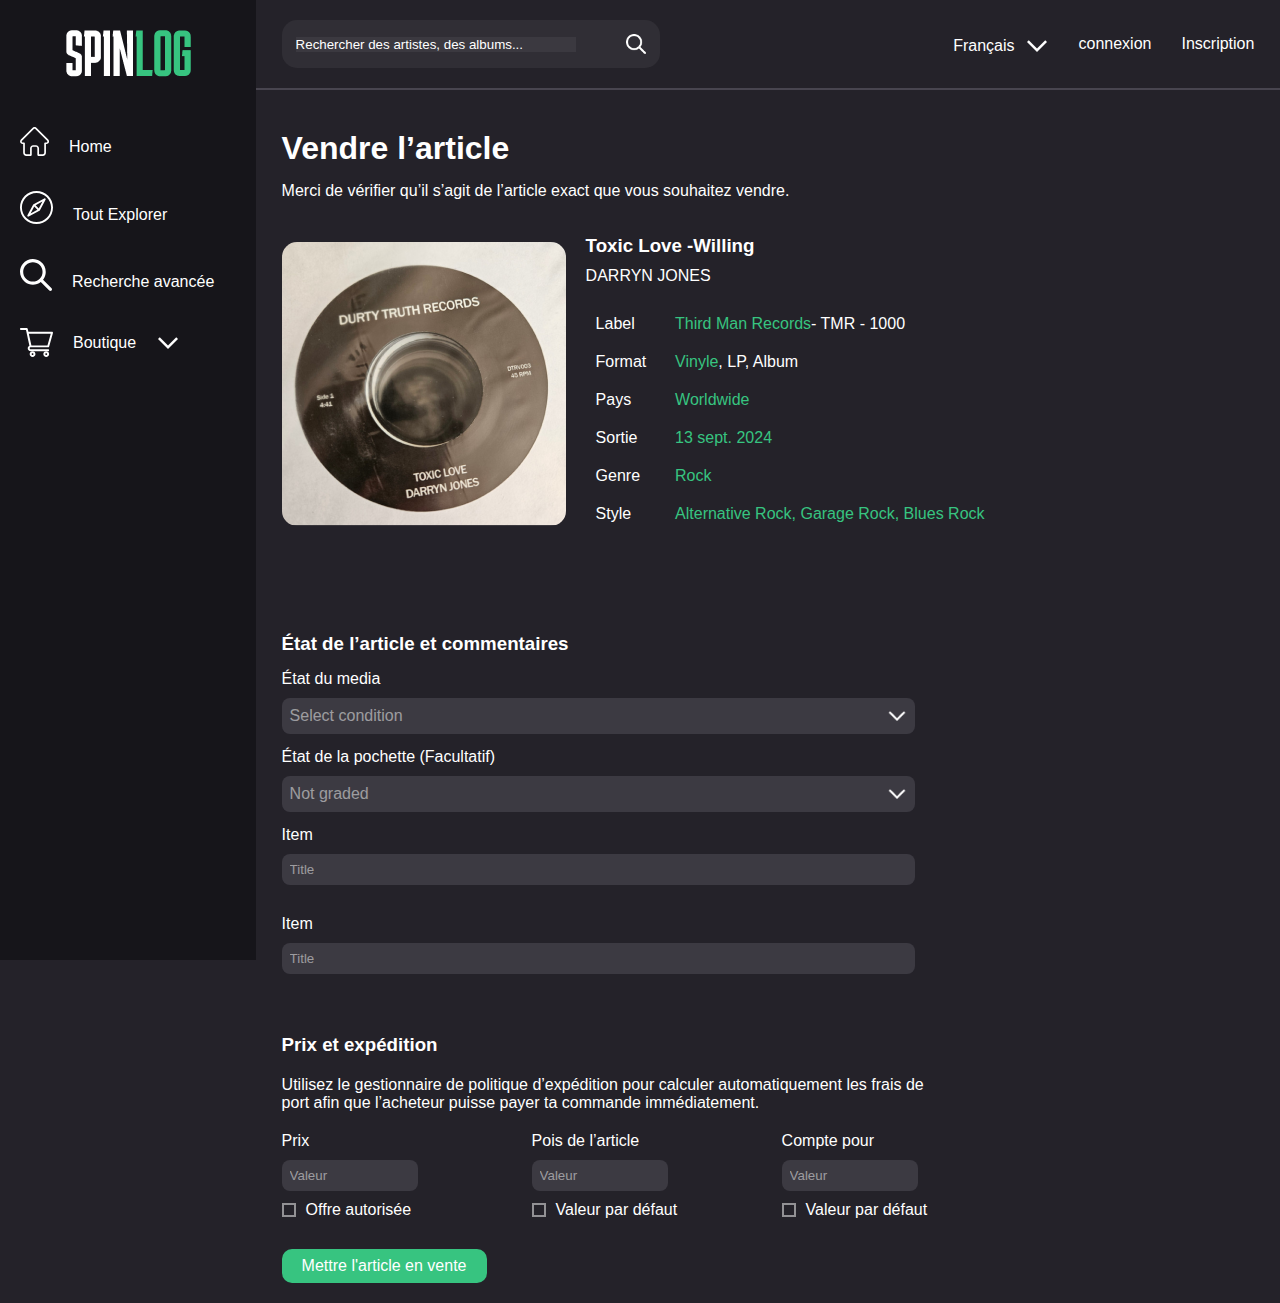
<file: sell.html>
<!DOCTYPE html>
<html lang="en">
  <head>
    <meta charset="UTF-8" />
    <meta name="viewport" content="width=device-width, initial-scale=1.0" />
    <title>Spinlog</title>
    <link
      rel="stylesheet"
      href="https://cdnjs.cloudflare.com/ajax/libs/font-awesome/6.6.0/css/all.min.css"
      integrity="sha512-Kc323vGBEqzTmouAECnVceyQqyqdsSiqLQISBL29aUW4U/M7pSPA/gEUZQqv1cwx4OnYxTxve5UMg5GT6L4JJg=="
      crossorigin="anonymous"
      referrerpolicy="no-referrer"
    />
    <link rel="stylesheet" href="style.css" />
  </head>
  <body>
    <nav>
      <div class="content">
        <a href="/">
          <div class="logo">
            <img src="/asset/image/SPINLOG.png" alt="" />
          </div>
        </a>
        <ul>
          <li>
            <a href="">
              <svg
                width="29"
                height="29"
                viewBox="0 0 29 29"
                fill="none"
                xmlns="http://www.w3.org/2000/svg"
              >
                <path
                  d="M28.275 12.557C28.2742 12.5563 28.2735 12.5554 28.2728 12.5548L16.4431 0.725488C15.9389 0.221032 15.2685 -0.0566406 14.5554 -0.0566406C13.8423 -0.0566406 13.1719 0.221032 12.6674 0.725488L0.843888 12.5488C0.839906 12.5528 0.835702 12.557 0.83194 12.561C-0.203523 13.6024 -0.201753 15.2921 0.837029 16.3309C1.31162 16.8057 1.9382 17.0805 2.60838 17.1095C2.63582 17.1121 2.66325 17.1135 2.69091 17.1135H3.16218V25.8189C3.16218 27.5418 4.56403 28.9434 6.28693 28.9434H10.9151C11.3844 28.9434 11.7647 28.5629 11.7647 28.0938V21.2686C11.7647 20.4825 12.4044 19.8431 13.1905 19.8431H15.9203C16.7064 19.8431 17.3458 20.4825 17.3458 21.2686V28.0938C17.3458 28.5629 17.7261 28.9434 18.1954 28.9434H22.8236C24.5467 28.9434 25.9483 27.5418 25.9483 25.8189V17.1135H26.3855C27.0984 17.1135 27.7688 16.8358 28.2735 16.3311C29.3134 15.2908 29.3138 13.598 28.275 12.557ZM27.0719 15.1297C26.8884 15.3131 26.6446 15.4142 26.3855 15.4142H25.0987C24.6295 15.4142 24.2491 15.7946 24.2491 16.2639V25.8189C24.2491 26.6048 23.6097 27.2442 22.8236 27.2442H19.045V21.2686C19.045 19.5457 17.6434 18.1438 15.9203 18.1438H13.1905C11.4673 18.1438 10.0655 19.5457 10.0655 21.2686V27.2442H6.28693C5.50104 27.2442 4.8614 26.6048 4.8614 25.8189V16.2639C4.8614 15.7946 4.48106 15.4142 4.01179 15.4142H2.74711C2.73383 15.4134 2.72078 15.4127 2.70728 15.4125C2.45417 15.4081 2.21676 15.3076 2.03887 15.1295C1.66053 14.7512 1.66053 14.1354 2.03887 13.7568C2.0391 13.7568 2.0391 13.7566 2.03932 13.7564L2.03998 13.7557L13.8693 1.92689C14.0525 1.74347 14.2961 1.64258 14.5554 1.64258C14.8145 1.64258 15.0581 1.74347 15.2415 1.92689L27.0681 13.7533C27.0699 13.7551 27.0719 13.7568 27.0736 13.7586C27.45 14.1376 27.4493 14.752 27.0719 15.1297Z"
                />
              </svg>
              <span>Home</span>
            </a>
          </li>
          <li>
            <a href="">
              <svg
                width="33"
                height="33"
                viewBox="0 0 33 33"
                fill="none"
                xmlns="http://www.w3.org/2000/svg"
              >
                <g clip-path="url(#clip0_1_12)">
                  <path
                    d="M16.5 0C7.40192 0 0 7.40181 0 16.4998C0 25.598 7.40192 33 16.5 33C25.5981 33 33 25.598 33 16.4998C33 7.40181 25.5982 0 16.5 0ZM16.5 31.0942C8.45274 31.0942 1.90575 24.5472 1.90575 16.4998C1.90575 8.45269 8.45274 1.90575 16.5 1.90575C24.5473 1.90575 31.0942 8.45269 31.0942 16.4999C31.0942 24.5473 24.5473 31.0942 16.5 31.0942Z"
                  />
                  <path
                    d="M25.5841 7.80428C25.3349 7.3406 24.7572 7.16703 24.2936 7.4162L13.5688 13.183C13.4042 13.2715 13.2692 13.4065 13.1807 13.5711L7.41624 24.2936C7.2123 24.6729 7.29173 25.1288 7.5814 25.4185C7.64562 25.4828 7.72019 25.5388 7.80447 25.584C8.09096 25.7381 8.42112 25.7301 8.69029 25.5924L8.69046 25.5926L8.6945 25.5904C8.69838 25.5884 8.70221 25.5863 8.70604 25.5842L19.4362 19.8216C19.6008 19.7332 19.7358 19.5983 19.8244 19.4335L25.5658 8.7376C25.5784 8.71598 25.5903 8.69414 25.6011 8.67171L25.6089 8.65732L25.6079 8.65699C25.7299 8.39402 25.7319 8.07922 25.5841 7.80428ZM10.5903 22.4143L14.2534 15.6007L17.4034 18.7508L10.5903 22.4143ZM18.7517 17.4039L15.6016 14.2538L22.4146 10.5903"
                  />
                </g>
                <defs>
                  <clipPath id="clip0_1_12">
                    <rect width="33" height="33" />
                  </clipPath>
                </defs>
              </svg>
              <span>Tout Explorer</span>
            </a>
          </li>
          <li>
            <a href="">
              <svg
                width="32"
                height="32"
                viewBox="0 0 32 32"
                fill="none"
                xmlns="http://www.w3.org/2000/svg"
              >
                <path
                  d="M12.879 25.7469C15.7392 25.747 18.5176 24.7927 20.7741 23.0352L29.2871 31.5482C29.9231 32.1624 30.9364 32.1448 31.5506 31.5088C32.1497 30.8885 32.1497 29.905 31.5506 29.2847L23.0376 20.7717C27.3988 15.1576 26.3832 7.07109 20.7692 2.70988C15.1551 -1.65133 7.06865 -0.635752 2.70744 4.9783C-1.65377 10.5924 -0.638194 18.6789 4.97586 23.0401C7.23603 24.7959 10.0169 25.7484 12.879 25.7469ZM6.03886 6.03638C9.8166 2.25857 15.9415 2.2585 19.7193 6.03624C23.4972 9.81398 23.4972 15.9389 19.7195 19.7167C15.9417 23.4945 9.81681 23.4946 6.039 19.7169C6.03893 19.7168 6.03893 19.7168 6.03886 19.7167C2.26112 15.9665 2.23886 9.8639 5.98908 6.08616C6.00565 6.06952 6.02222 6.05295 6.03886 6.03638Z"
                />
              </svg>
              <span>Recherche avancée</span>
            </a>
          </li>
          <div class="wrapper">
            <li id="boutique">
              <svg
                width="33"
                height="33"
                viewBox="0 0 33 33"
                fill="none"
                xmlns="http://www.w3.org/2000/svg"
              >
                <g clip-path="url(#clip0_1_35)">
                  <path
                    d="M10.6322 21.3342H10.6338C10.635 21.3342 10.6363 21.334 10.6375 21.334H28.166C28.5975 21.334 28.9769 21.0477 29.0955 20.6328L32.9627 7.09765C33.0461 6.80584 32.9876 6.49214 32.8051 6.24994C32.6223 6.00773 32.3366 5.86523 32.0332 5.86523H8.40257L7.71146 2.75512C7.61302 2.31276 7.22076 1.99805 6.76757 1.99805H0.966796C0.432792 1.99805 0 2.43084 0 2.96484C0 3.49885 0.432792 3.93164 0.966796 3.93164H5.99212C6.11448 4.48276 9.29937 18.815 9.48266 19.6396C8.45519 20.0862 7.73437 21.1107 7.73437 22.3008C7.73437 23.9 9.03552 25.2012 10.6348 25.2012H28.166C28.7 25.2012 29.1328 24.7684 29.1328 24.2344C29.1328 23.7004 28.7 23.2676 28.166 23.2676H10.6348C10.1018 23.2676 9.66796 22.8338 9.66796 22.3008C9.66796 21.7685 10.1003 21.3355 10.6322 21.3342ZM30.7514 7.79882L27.4366 19.4004H11.4102L8.83209 7.79882H30.7514Z"
                  />
                  <path
                    d="M9.66797 28.1016C9.66797 29.7008 10.9691 31.0019 12.5684 31.0019C14.1676 31.0019 15.4687 29.7008 15.4687 28.1016C15.4687 26.5023 14.1676 25.2012 12.5684 25.2012C10.9691 25.2012 9.66797 26.5023 9.66797 28.1016ZM12.5684 27.1348C13.1014 27.1348 13.5352 27.5686 13.5352 28.1016C13.5352 28.6346 13.1014 29.0684 12.5684 29.0684C12.0354 29.0684 11.6016 28.6346 11.6016 28.1016C11.6016 27.5686 12.0354 27.1348 12.5684 27.1348Z"
                    fill="white"
                  />
                  <path
                    d="M23.332 28.1016C23.332 29.7008 24.6332 31.0019 26.2324 31.0019C27.8317 31.0019 29.1328 29.7008 29.1328 28.1016C29.1328 26.5023 27.8317 25.2012 26.2324 25.2012C24.6332 25.2012 23.332 26.5023 23.332 28.1016ZM26.2324 27.1348C26.7654 27.1348 27.1992 27.5686 27.1992 28.1016C27.1992 28.6346 26.7654 29.0684 26.2324 29.0684C25.6994 29.0684 25.2656 28.6346 25.2656 28.1016C25.2656 27.5686 25.6994 27.1348 26.2324 27.1348Z"
                  />
                </g>
                <defs>
                  <clipPath id="clip0_1_35">
                    <rect width="33" height="33" />
                  </clipPath>
                </defs>
              </svg>
              <span>Boutique</span>
              <img
                src="/asset/image/arrow_forward_ios_black_24dp 2.png"
                alt=""
                class="bt_arrow"
              />
            </li>
            <div class="drop">
              <h5>
                <span>ACHETER DE LA MUSIQUE</span>
                <img
                  src="/asset/image/arrow_forward_ios_black_24dp 2.png"
                  alt=""
                  class="arrow"
                />
              </h5>
              <ul class="dropdown">
                <li class="icon">Tous les articles</li>
                <li class="icon">Articles dans ma wantlist</li>
                <li class="icon">Achats</li>
                <li class="icon">Panier</li>
              </ul>
            </div>

            <div class="drop_m">
              <h5>
                <span>VENDRE DE LA MUSIQUE</span>
                <img
                  src="/asset/image/arrow_forward_ios_black_24dp 2.png"
                  alt=""
                  class="arrow"
                />
              </h5>
              <ul class="dropdown">
                <li class="icon">Vendre</li>
                <li class="icon">Commandes</li>
                <li class="icon">Inventaires</li>
                <li class="icon">Facturation</li>
                <li class="icon">Ma boutique</li>
              </ul>
            </div>
          </div>
        </ul>
      </div>
    </nav>
    <main>
      <section class="head">
        <div class="container">
          <div class="head_content">
            <form action="">
              <input
                type="text"
                placeholder="Rechercher des artistes, des albums..."
              />
              <img src="/asset/image/Vector.png" alt="" />
            </form>
            <div class="main_menu">
              <div class="lang_wrapper">
                <p>
                  <span>Français</span>
                  <img
                    src="/asset/image/arrow_forward_ios_black_24dp 2.png"
                    alt=""
                    class="bt_arrow"
                  />
                </p>
                <ul class="dropdown">
                  <li>Anglais</li>
                  <li>Français</li>
                </ul>
              </div>
              <button>connexion</button>
              <button>Inscription</button>
            </div>
          </div>
        </div>
      </section>
      <section class="sell">
        <div class="container">
          <div class="sell_content">
            <h1>Vendre l’article</h1>
            <p>
              Merci de vérifier qu’il s’agit de l’article exact que vous
              souhaitez vendre.
            </p>
            <div class="sell_product">
              <img src="/asset/image/musi1.png" alt="" />
              <div class="description">
                <div>
                  <h3>Toxic Love -Willing</h3>
                  <p>DARRYN JONES</p>
                </div>
                <table>
                  <tr class="tr">
                    <td>Label</td>
                    <td>
                      <span style="color: #37c480">Third Man Records</span>- TMR
                      - 1000
                    </td>
                  </tr>
                  <tr class="tr">
                    <td>Format</td>
                    <td>
                      <span style="color: #37c480">Vinyle</span>, LP, Album
                    </td>
                  </tr>
                  <tr class="tr">
                    <td>Pays</td>
                    <td><span style="color: #37c480">Worldwide</span></td>
                  </tr>
                  <tr class="tr">
                    <td>Sortie</td>
                    <td><span style="color: #37c480">13 sept. 2024</span></td>
                  </tr>
                  <tr class="tr">
                    <td>Genre</td>
                    <td><span style="color: #37c480">Rock</span></td>
                  </tr>
                  <tr class="tr">
                    <td>Style</td>
                    <td>
                      <span style="color: #37c480"
                        >Alternative Rock, Garage Rock, Blues Rock</span
                      >
                    </td>
                  </tr>
                </table>
              </div>
            </div>
          </div>
        </div>
      </section>
      <section class="sell">
        <div class="container">
          <div class="sell_content">
            <h3>État de l’article et commentaires</h3>
            <form action="">
              <div class="etat">
                <label for="">État du media</label>
                <div class="lang_wrapper">
                  <p>
                    <span>Select condition</span>
                    <img
                      src="/asset/image/arrow_forward_ios_black_24dp 2.png"
                      alt=""
                      class="bt_arrow"
                    />
                  </p>
                  <ul class="dropdown list">
                    <li>Anglais</li>
                    <li>Français</li>
                  </ul>
                </div>
              </div>
              <div class="etat">
                <label for="">État de la pochette (Facultatif)</label>
                <div class="lang_wrapper">
                  <p>
                    <span>Not graded</span>
                    <img
                      src="/asset/image/arrow_forward_ios_black_24dp 2.png"
                      alt=""
                      class="bt_arrow"
                    />
                  </p>
                  <ul class="dropdown">
                    <li>Anglais</li>
                    <li>Français</li>
                  </ul>
                </div>
              </div>
              <div class="etat">
                <label for="">Item</label>
                <input type="text" placeholder="Title" />
              </div>
              <div class="etat">
                <label for="">Item</label>
                <input type="text" placeholder="Title" />
              </div>
            </form>
          </div>
        </div>
      </section>
      <section class="sell">
        <div class="container">
          <div class="sell_content cont">
            <h3>Prix et expédition</h3>
            <p>
              Utilisez le gestionnaire de politique d’expédition pour calculer
              automatiquement les frais de port afin que l’acheteur puisse payer
              ta commande immédiatement.
            </p>
            <form action="" class="sell_field">
              <div class="etat">
                <div class="etat_item">
                  <label for="">Prix</label>
                  <input type="text" placeholder="Valeur" />
                  <div class="check">
                    <div id="checkbox"></div>
                    <label for="">Offre autorisée</label>
                  </div>
                </div>
                <div class="etat_item">
                  <label for="">Pois de l’article</label>
                  <input type="text" placeholder="Valeur" />
                  <div class="check">
                    <div id="checkbox"></div>
                    <label for="">Valeur par défaut</label>
                  </div>
                </div>
                <div class="etat_item">
                  <label for="">Compte pour</label>
                  <input type="text" placeholder="Valeur" />
                  <div class="check">
                    <div id="checkbox"></div>
                    <label for="">Valeur par défaut</label>
                  </div>
                </div>
              </div>
              <div class="sell_div">
                <button>Mettre l'article en vente</button>
              </div>
            </form>
          </div>
        </div>
      </section>
    </main>
    <script src="script.js"></script>
  </body>
</html>
</file>
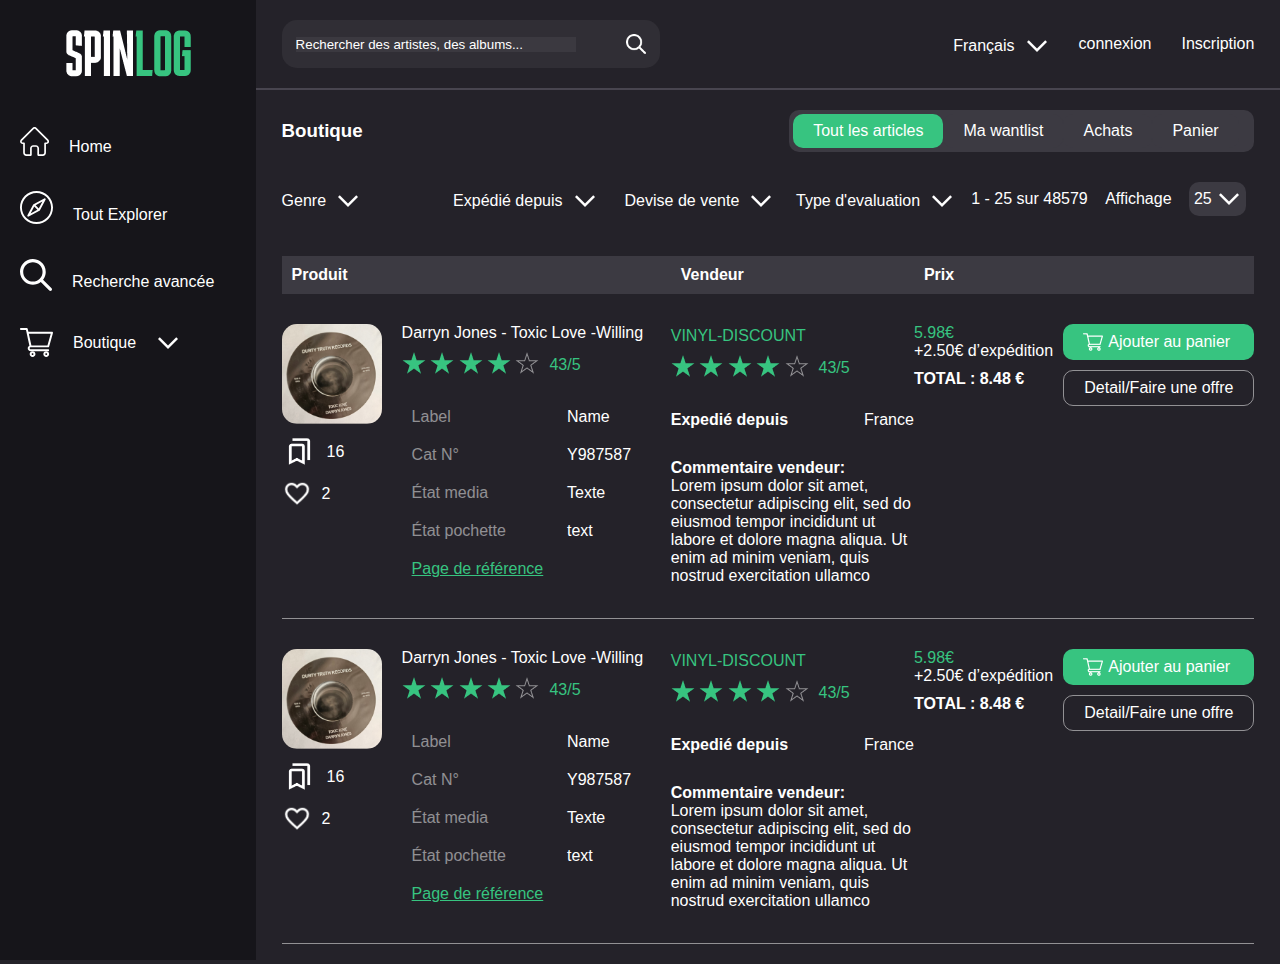
<file: shopAllArticle.html>
<!DOCTYPE html>
<html lang="en">
  <head>
    <meta charset="UTF-8" />
    <meta name="viewport" content="width=device-width, initial-scale=1.0" />
    <title>Spinlog</title>
    <link
      rel="stylesheet"
      href="https://cdnjs.cloudflare.com/ajax/libs/font-awesome/6.6.0/css/all.min.css"
      integrity="sha512-Kc323vGBEqzTmouAECnVceyQqyqdsSiqLQISBL29aUW4U/M7pSPA/gEUZQqv1cwx4OnYxTxve5UMg5GT6L4JJg=="
      crossorigin="anonymous"
      referrerpolicy="no-referrer"
    />
    <link rel="stylesheet" href="style.css" />
  </head>
  <body>
    <nav>
      <div class="content">
        <a href="/">
          <div class="logo">
            <img src="/asset/image/SPINLOG.png" alt="" />
          </div>
        </a>
        <ul>
          <li>
            <a href="">
              <svg
                width="29"
                height="29"
                viewBox="0 0 29 29"
                fill="none"
                xmlns="http://www.w3.org/2000/svg"
              >
                <path
                  d="M28.275 12.557C28.2742 12.5563 28.2735 12.5554 28.2728 12.5548L16.4431 0.725488C15.9389 0.221032 15.2685 -0.0566406 14.5554 -0.0566406C13.8423 -0.0566406 13.1719 0.221032 12.6674 0.725488L0.843888 12.5488C0.839906 12.5528 0.835702 12.557 0.83194 12.561C-0.203523 13.6024 -0.201753 15.2921 0.837029 16.3309C1.31162 16.8057 1.9382 17.0805 2.60838 17.1095C2.63582 17.1121 2.66325 17.1135 2.69091 17.1135H3.16218V25.8189C3.16218 27.5418 4.56403 28.9434 6.28693 28.9434H10.9151C11.3844 28.9434 11.7647 28.5629 11.7647 28.0938V21.2686C11.7647 20.4825 12.4044 19.8431 13.1905 19.8431H15.9203C16.7064 19.8431 17.3458 20.4825 17.3458 21.2686V28.0938C17.3458 28.5629 17.7261 28.9434 18.1954 28.9434H22.8236C24.5467 28.9434 25.9483 27.5418 25.9483 25.8189V17.1135H26.3855C27.0984 17.1135 27.7688 16.8358 28.2735 16.3311C29.3134 15.2908 29.3138 13.598 28.275 12.557ZM27.0719 15.1297C26.8884 15.3131 26.6446 15.4142 26.3855 15.4142H25.0987C24.6295 15.4142 24.2491 15.7946 24.2491 16.2639V25.8189C24.2491 26.6048 23.6097 27.2442 22.8236 27.2442H19.045V21.2686C19.045 19.5457 17.6434 18.1438 15.9203 18.1438H13.1905C11.4673 18.1438 10.0655 19.5457 10.0655 21.2686V27.2442H6.28693C5.50104 27.2442 4.8614 26.6048 4.8614 25.8189V16.2639C4.8614 15.7946 4.48106 15.4142 4.01179 15.4142H2.74711C2.73383 15.4134 2.72078 15.4127 2.70728 15.4125C2.45417 15.4081 2.21676 15.3076 2.03887 15.1295C1.66053 14.7512 1.66053 14.1354 2.03887 13.7568C2.0391 13.7568 2.0391 13.7566 2.03932 13.7564L2.03998 13.7557L13.8693 1.92689C14.0525 1.74347 14.2961 1.64258 14.5554 1.64258C14.8145 1.64258 15.0581 1.74347 15.2415 1.92689L27.0681 13.7533C27.0699 13.7551 27.0719 13.7568 27.0736 13.7586C27.45 14.1376 27.4493 14.752 27.0719 15.1297Z"
                />
              </svg>
              <span>Home</span>
            </a>
          </li>
          <li>
            <a href="">
              <svg
                width="33"
                height="33"
                viewBox="0 0 33 33"
                fill="none"
                xmlns="http://www.w3.org/2000/svg"
              >
                <g clip-path="url(#clip0_1_12)">
                  <path
                    d="M16.5 0C7.40192 0 0 7.40181 0 16.4998C0 25.598 7.40192 33 16.5 33C25.5981 33 33 25.598 33 16.4998C33 7.40181 25.5982 0 16.5 0ZM16.5 31.0942C8.45274 31.0942 1.90575 24.5472 1.90575 16.4998C1.90575 8.45269 8.45274 1.90575 16.5 1.90575C24.5473 1.90575 31.0942 8.45269 31.0942 16.4999C31.0942 24.5473 24.5473 31.0942 16.5 31.0942Z"
                  />
                  <path
                    d="M25.5841 7.80428C25.3349 7.3406 24.7572 7.16703 24.2936 7.4162L13.5688 13.183C13.4042 13.2715 13.2692 13.4065 13.1807 13.5711L7.41624 24.2936C7.2123 24.6729 7.29173 25.1288 7.5814 25.4185C7.64562 25.4828 7.72019 25.5388 7.80447 25.584C8.09096 25.7381 8.42112 25.7301 8.69029 25.5924L8.69046 25.5926L8.6945 25.5904C8.69838 25.5884 8.70221 25.5863 8.70604 25.5842L19.4362 19.8216C19.6008 19.7332 19.7358 19.5983 19.8244 19.4335L25.5658 8.7376C25.5784 8.71598 25.5903 8.69414 25.6011 8.67171L25.6089 8.65732L25.6079 8.65699C25.7299 8.39402 25.7319 8.07922 25.5841 7.80428ZM10.5903 22.4143L14.2534 15.6007L17.4034 18.7508L10.5903 22.4143ZM18.7517 17.4039L15.6016 14.2538L22.4146 10.5903"
                  />
                </g>
                <defs>
                  <clipPath id="clip0_1_12">
                    <rect width="33" height="33" />
                  </clipPath>
                </defs>
              </svg>
              <span>Tout Explorer</span>
            </a>
          </li>
          <li>
            <a href="">
              <svg
                width="32"
                height="32"
                viewBox="0 0 32 32"
                fill="none"
                xmlns="http://www.w3.org/2000/svg"
              >
                <path
                  d="M12.879 25.7469C15.7392 25.747 18.5176 24.7927 20.7741 23.0352L29.2871 31.5482C29.9231 32.1624 30.9364 32.1448 31.5506 31.5088C32.1497 30.8885 32.1497 29.905 31.5506 29.2847L23.0376 20.7717C27.3988 15.1576 26.3832 7.07109 20.7692 2.70988C15.1551 -1.65133 7.06865 -0.635752 2.70744 4.9783C-1.65377 10.5924 -0.638194 18.6789 4.97586 23.0401C7.23603 24.7959 10.0169 25.7484 12.879 25.7469ZM6.03886 6.03638C9.8166 2.25857 15.9415 2.2585 19.7193 6.03624C23.4972 9.81398 23.4972 15.9389 19.7195 19.7167C15.9417 23.4945 9.81681 23.4946 6.039 19.7169C6.03893 19.7168 6.03893 19.7168 6.03886 19.7167C2.26112 15.9665 2.23886 9.8639 5.98908 6.08616C6.00565 6.06952 6.02222 6.05295 6.03886 6.03638Z"
                />
              </svg>
              <span>Recherche avancée</span>
            </a>
          </li>
          <div class="wrapper">
            <li id="boutique">
              <svg
                width="33"
                height="33"
                viewBox="0 0 33 33"
                fill="none"
                xmlns="http://www.w3.org/2000/svg"
              >
                <g clip-path="url(#clip0_1_35)">
                  <path
                    d="M10.6322 21.3342H10.6338C10.635 21.3342 10.6363 21.334 10.6375 21.334H28.166C28.5975 21.334 28.9769 21.0477 29.0955 20.6328L32.9627 7.09765C33.0461 6.80584 32.9876 6.49214 32.8051 6.24994C32.6223 6.00773 32.3366 5.86523 32.0332 5.86523H8.40257L7.71146 2.75512C7.61302 2.31276 7.22076 1.99805 6.76757 1.99805H0.966796C0.432792 1.99805 0 2.43084 0 2.96484C0 3.49885 0.432792 3.93164 0.966796 3.93164H5.99212C6.11448 4.48276 9.29937 18.815 9.48266 19.6396C8.45519 20.0862 7.73437 21.1107 7.73437 22.3008C7.73437 23.9 9.03552 25.2012 10.6348 25.2012H28.166C28.7 25.2012 29.1328 24.7684 29.1328 24.2344C29.1328 23.7004 28.7 23.2676 28.166 23.2676H10.6348C10.1018 23.2676 9.66796 22.8338 9.66796 22.3008C9.66796 21.7685 10.1003 21.3355 10.6322 21.3342ZM30.7514 7.79882L27.4366 19.4004H11.4102L8.83209 7.79882H30.7514Z"
                  />
                  <path
                    d="M9.66797 28.1016C9.66797 29.7008 10.9691 31.0019 12.5684 31.0019C14.1676 31.0019 15.4687 29.7008 15.4687 28.1016C15.4687 26.5023 14.1676 25.2012 12.5684 25.2012C10.9691 25.2012 9.66797 26.5023 9.66797 28.1016ZM12.5684 27.1348C13.1014 27.1348 13.5352 27.5686 13.5352 28.1016C13.5352 28.6346 13.1014 29.0684 12.5684 29.0684C12.0354 29.0684 11.6016 28.6346 11.6016 28.1016C11.6016 27.5686 12.0354 27.1348 12.5684 27.1348Z"
                    fill="white"
                  />
                  <path
                    d="M23.332 28.1016C23.332 29.7008 24.6332 31.0019 26.2324 31.0019C27.8317 31.0019 29.1328 29.7008 29.1328 28.1016C29.1328 26.5023 27.8317 25.2012 26.2324 25.2012C24.6332 25.2012 23.332 26.5023 23.332 28.1016ZM26.2324 27.1348C26.7654 27.1348 27.1992 27.5686 27.1992 28.1016C27.1992 28.6346 26.7654 29.0684 26.2324 29.0684C25.6994 29.0684 25.2656 28.6346 25.2656 28.1016C25.2656 27.5686 25.6994 27.1348 26.2324 27.1348Z"
                  />
                </g>
                <defs>
                  <clipPath id="clip0_1_35">
                    <rect width="33" height="33" />
                  </clipPath>
                </defs>
              </svg>
              <span>Boutique</span>
              <img
                src="/asset/image/arrow_forward_ios_black_24dp 2.png"
                alt=""
                class="bt_arrow"
              />
            </li>
            <div class="drop">
              <h5>
                <span>ACHETER DE LA MUSIQUE</span>
                <img
                  src="/asset/image/arrow_forward_ios_black_24dp 2.png"
                  alt=""
                  class="arrow"
                />
              </h5>
              <ul class="dropdown">
                <li class="icon">Tous les articles</li>
                <li class="icon">Articles dans ma wantlist</li>
                <li class="icon">Achats</li>
                <li class="icon">Panier</li>
              </ul>
            </div>

            <div class="drop_m">
              <h5>
                <span>VENDRE DE LA MUSIQUE</span>
                <img
                  src="/asset/image/arrow_forward_ios_black_24dp 2.png"
                  alt=""
                  class="arrow"
                />
              </h5>
              <ul class="dropdown">
                <li class="icon">Vendre</li>
                <li class="icon">Commandes</li>
                <li class="icon">Inventaires</li>
                <li class="icon">Facturation</li>
                <li class="icon">Ma boutique</li>
              </ul>
            </div>
          </div>
        </ul>
      </div>
    </nav>
    <main>
      <section class="head">
        <div class="container">
          <div class="head_content">
            <form action="">
              <input
                type="text"
                placeholder="Rechercher des artistes, des albums..."
              />
              <img src="/asset/image/Vector.png" alt="" />
            </form>
            <div class="main_menu">
              <div class="lang_wrapper">
                <p>
                  <span>Français</span>
                  <img
                    src="/asset/image/arrow_forward_ios_black_24dp 2.png"
                    alt=""
                    class="bt_arrow"
                  />
                </p>
                <ul class="dropdown">
                  <li>Anglais</li>
                  <li>Français</li>
                </ul>
              </div>
              <button>connexion</button>
              <button>Inscription</button>
            </div>
          </div>
        </div>
      </section>
      <section class="boutique">
        <div class="container">
          <div class="content">
            <div class="div">
              <h3>Boutique</h3>
              <div class="rectangle">
                <button class="act">Tout les articles</button>
                <button>Ma wantlist</button>
                <button>Achats</button>
                <button>Panier</button>
              </div>
            </div>
            <div class="shop_drop">
              <div class="drop_list">
                <div class="lang_wrapper">
                  <p>
                    <span>Genre</span>
                    <img
                      src="/asset/image/arrow_forward_ios_black_24dp 2.png"
                      alt=""
                      class="bt_arrow"
                    />
                  </p>
                  <ul class="dropdown list">
                    <li>Pop</li>
                    <li>Rock</li>
                    <li>Blue</li>
                    <li>Classical</li>
                    <li>Electronic</li>
                    <li>Falk</li>
                    <li>Rap</li>
                    <li>Funk/soul</li>
                    <a href=""> <li>voir tout</li></a>
                  </ul>
                </div>

                <div class="lang_wrapper">
                  <p>
                    <span>Expédié depuis</span>
                    <img
                      src="/asset/image/arrow_forward_ios_black_24dp 2.png"
                      alt=""
                      class="bt_arrow"
                    />
                  </p>
                  <ul class="dropdown list">
                    <li>Pop</li>
                    <li>Rock</li>
                    <a href=""> <li>voir tout</li></a>
                  </ul>
                </div>

                <div class="lang_wrapper">
                  <p>
                    <span>Devise de vente</span>
                    <img
                      src="/asset/image/arrow_forward_ios_black_24dp 2.png"
                      alt=""
                      class="bt_arrow"
                    />
                  </p>
                  <ul class="dropdown list">
                    <li>Pop</li>
                    <li>Rock</li>
                    <li>Blue</li>
                    <a href=""> <li>voir tout</li></a>
                  </ul>
                </div>

                <div class="lang_wrapper">
                  <p>
                    <span>Type d'evaluation</span>
                    <img
                      src="/asset/image/arrow_forward_ios_black_24dp 2.png"
                      alt=""
                      class="bt_arrow"
                    />
                  </p>
                  <ul class="dropdown list">
                    <li>Pop</li>
                    <li>Rock</li>
                    <li>Blue</li>
                    <a href=""> <li>voir tout</li></a>
                  </ul>
                </div>
              </div>
              <div class="shop_detail">
                <p>1 - 25 sur 48579</p>
                <span>Affichage</span>
                <button>
                  <span>25</span>
                  <img
                    src="/asset/image/arrow_forward_ios_black_24dp 2.png"
                    alt=""
                    class="bt_arrow"
                  />
                </button>
              </div>
            </div>
          </div>
        </div>
      </section>
      <section class="table">
        <div class="container">
          <div class="content">
            <table>
              <tr>
                <th class="product">Produit</th>
                <th class="seller">Vendeur</th>
                <th>Prix</th>
              </tr>
              <tr class="tr tr_bottom">
                <td class="td">
                  <div class="article">
                    <div class="img">
                      <img src="/asset/image/musi1.png" alt="" />
                      <div class="book">
                        <img
                          src="/asset/image/bookmarks.png"
                          alt=""
                          style="width: 35px"
                        />
                        <span>16</span>
                      </div>
                      <div class="book">
                        <img
                          src="/asset/image/favorite_16dp_FFFFFF_FILL0_wght400_GRAD0_opsz20.png"
                          alt=""
                          style="width: 30px"
                        />
                        <span>2</span>
                      </div>
                    </div>
                    <div class="drescription">
                      <div class="product_name">
                        <p>Darryn Jones - Toxic Love -Willing</p>
                        <div class="book">
                          <div>
                            <img src="/asset/image/Star 1.png" alt="" />
                            <img src="/asset/image/Star 1.png" alt="" />
                            <img src="/asset/image/Star 1.png" alt="" />
                            <img src="/asset/image/Star 1.png" alt="" />
                            <img src="/asset/image/Star 5.png" alt="" />
                          </div>
                          <span style="color: #37c480">43/5</span>
                        </div>
                      </div>
                      <div class="product_detail">
                        <table>
                          <tr class="tr">
                            <td class="col">Label</td>
                            <td>Name</td>
                          </tr>
                          <tr class="tr">
                            <td class="col">Cat N°</td>
                            <td>Y987587</td>
                          </tr>
                          <tr class="tr">
                            <td class="col">État media</td>
                            <td>Texte</td>
                          </tr>
                          <tr class="tr">
                            <td class="col">État pochette</td>
                            <td>text</td>
                          </tr>
                          <tr class="tr">
                            <td>
                              <a
                                href=""
                                style="
                                  color: #37c480;
                                  text-decoration: underline;
                                "
                                >Page de référence</a
                              >
                            </td>
                          </tr>
                        </table>
                      </div>
                    </div>
                  </div>
                </td>
                <td class="td">
                  <div class="vendeur_infos">
                    <div class="identite">
                      <p>VINYL-DISCOUNT</p>
                      <div class="book">
                        <div>
                          <img src="/asset/image/Star 1.png" alt="" />
                          <img src="/asset/image/Star 1.png" alt="" />
                          <img src="/asset/image/Star 1.png" alt="" />
                          <img src="/asset/image/Star 1.png" alt="" />
                          <img src="/asset/image/Star 5.png" alt="" />
                        </div>
                        <span style="color: #37c480">43/5</span>
                      </div>
                    </div>
                    <p class="exp">
                      <strong>Expedié depuis</strong>
                      <span>France</span>
                    </p>
                    <p>
                      <strong>Commentaire vendeur:</strong><br />Lorem ipsum
                      dolor sit amet, consectetur adipiscing elit, sed do
                      eiusmod tempor incididunt ut labore et dolore magna
                      aliqua. Ut enim ad minim veniam, quis nostrud exercitation
                      ullamco
                    </p>
                  </div>
                </td>
                <td class="am td">
                  <div class="price">
                    <div class="price_detail">
                      <div>
                        <p class="identite">5.98€</p>
                        <p>+2.50€ d’expédition</p>
                      </div>
                      <p><strong>TOTAL : 8.48 €</strong></p>
                    </div>
                    <div class="achat">
                      <button class="shop">
                        <img src="/asset/image/cart.png" alt="" />
                        <span>Ajouter au panier</span>
                      </button>
                      <button class="shop offre">Detail/Faire une offre</button>
                    </div>
                  </div>
                </td>
              </tr>
              <tr class="tr tr_bottom">
                <td class="td">
                  <div class="article">
                    <div class="img">
                      <img src="/asset/image/musi1.png" alt="" />
                      <div class="book">
                        <img
                          src="/asset/image/bookmarks.png"
                          alt=""
                          style="width: 35px"
                        />
                        <span>16</span>
                      </div>
                      <div class="book">
                        <img
                          src="/asset/image/favorite_16dp_FFFFFF_FILL0_wght400_GRAD0_opsz20.png"
                          alt=""
                          style="width: 30px"
                        />
                        <span>2</span>
                      </div>
                    </div>
                    <div class="drescription">
                      <div class="product_name">
                        <p>Darryn Jones - Toxic Love -Willing</p>
                        <div class="book">
                          <div>
                            <img src="/asset/image/Star 1.png" alt="" />
                            <img src="/asset/image/Star 1.png" alt="" />
                            <img src="/asset/image/Star 1.png" alt="" />
                            <img src="/asset/image/Star 1.png" alt="" />
                            <img src="/asset/image/Star 5.png" alt="" />
                          </div>
                          <span style="color: #37c480">43/5</span>
                        </div>
                      </div>
                      <div class="product_detail">
                        <table>
                          <tr class="tr">
                            <td class="col">Label</td>
                            <td>Name</td>
                          </tr>
                          <tr class="tr">
                            <td class="col">Cat N°</td>
                            <td>Y987587</td>
                          </tr>
                          <tr class="tr">
                            <td class="col">État media</td>
                            <td>Texte</td>
                          </tr>
                          <tr class="tr">
                            <td class="col">État pochette</td>
                            <td>text</td>
                          </tr>
                          <tr class="tr">
                            <td>
                              <a
                                href=""
                                style="
                                  color: #37c480;
                                  text-decoration: underline;
                                "
                                >Page de référence</a
                              >
                            </td>
                          </tr>
                        </table>
                      </div>
                    </div>
                  </div>
                </td>
                <td class="td">
                  <div class="vendeur_infos">
                    <div class="identite">
                      <p>VINYL-DISCOUNT</p>
                      <div class="book">
                        <div>
                          <img src="/asset/image/Star 1.png" alt="" />
                          <img src="/asset/image/Star 1.png" alt="" />
                          <img src="/asset/image/Star 1.png" alt="" />
                          <img src="/asset/image/Star 1.png" alt="" />
                          <img src="/asset/image/Star 5.png" alt="" />
                        </div>
                        <span style="color: #37c480">43/5</span>
                      </div>
                    </div>
                    <p class="exp">
                      <strong>Expedié depuis</strong>
                      <span>France</span>
                    </p>
                    <p>
                      <strong>Commentaire vendeur:</strong><br />Lorem ipsum
                      dolor sit amet, consectetur adipiscing elit, sed do
                      eiusmod tempor incididunt ut labore et dolore magna
                      aliqua. Ut enim ad minim veniam, quis nostrud exercitation
                      ullamco
                    </p>
                  </div>
                </td>
                <td class="am td">
                  <div class="price">
                    <div class="price_detail">
                      <div>
                        <p class="identite">5.98€</p>
                        <p>+2.50€ d’expédition</p>
                      </div>
                      <p><strong>TOTAL : 8.48 €</strong></p>
                    </div>
                    <div class="achat">
                      <button class="shop">
                        <img src="/asset/image/cart.png" alt="" />
                        <span>Ajouter au panier</span>
                      </button>
                      <button class="shop offre">Detail/Faire une offre</button>
                    </div>
                  </div>
                </td>
              </tr>
            </table>
          </div>
        </div>
      </section>
    </main>
    <script src="script.js"></script>
  </body>
</html>
</file>
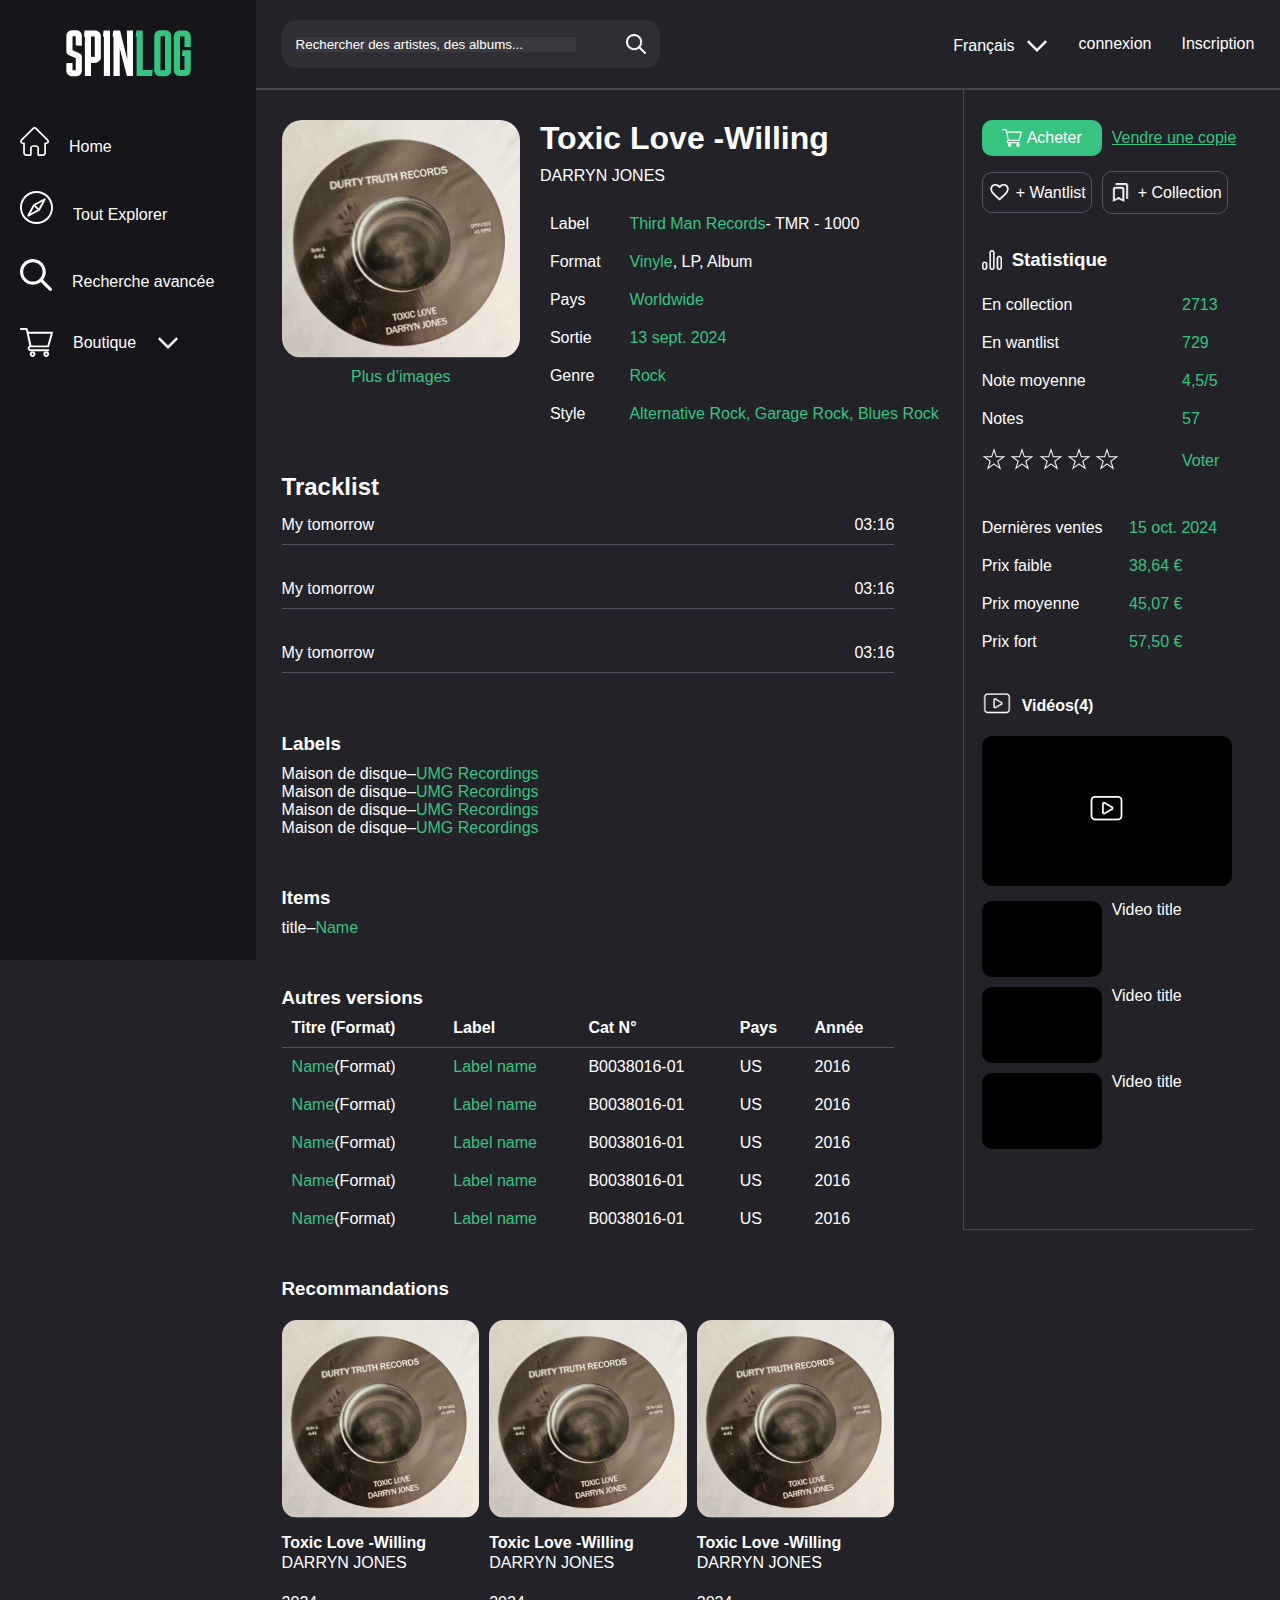
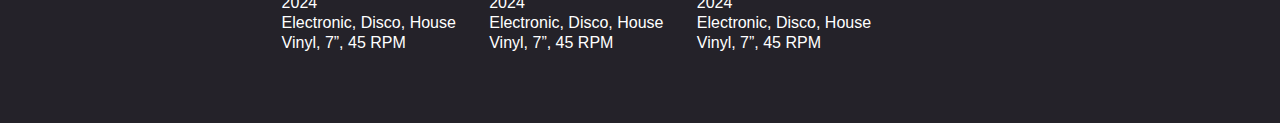
<file: sort.html>
<!DOCTYPE html>
<html lang="en">
  <head>
    <meta charset="UTF-8" />
    <meta name="viewport" content="width=device-width, initial-scale=1.0" />
    <title>Spinlog</title>
    <link
      rel="stylesheet"
      href="https://cdnjs.cloudflare.com/ajax/libs/font-awesome/6.6.0/css/all.min.css"
      integrity="sha512-Kc323vGBEqzTmouAECnVceyQqyqdsSiqLQISBL29aUW4U/M7pSPA/gEUZQqv1cwx4OnYxTxve5UMg5GT6L4JJg=="
      crossorigin="anonymous"
      referrerpolicy="no-referrer"
    />
    <link rel="stylesheet" href="style.css" />
  </head>
  <body>
    <nav>
      <div class="content">
        <a href="/">
          <div class="logo">
            <img src="/asset/image/SPINLOG.png" alt="" />
          </div>
        </a>
        <ul>
          <li>
            <a href="">
              <svg
                width="29"
                height="29"
                viewBox="0 0 29 29"
                fill="none"
                xmlns="http://www.w3.org/2000/svg"
              >
                <path
                  d="M28.275 12.557C28.2742 12.5563 28.2735 12.5554 28.2728 12.5548L16.4431 0.725488C15.9389 0.221032 15.2685 -0.0566406 14.5554 -0.0566406C13.8423 -0.0566406 13.1719 0.221032 12.6674 0.725488L0.843888 12.5488C0.839906 12.5528 0.835702 12.557 0.83194 12.561C-0.203523 13.6024 -0.201753 15.2921 0.837029 16.3309C1.31162 16.8057 1.9382 17.0805 2.60838 17.1095C2.63582 17.1121 2.66325 17.1135 2.69091 17.1135H3.16218V25.8189C3.16218 27.5418 4.56403 28.9434 6.28693 28.9434H10.9151C11.3844 28.9434 11.7647 28.5629 11.7647 28.0938V21.2686C11.7647 20.4825 12.4044 19.8431 13.1905 19.8431H15.9203C16.7064 19.8431 17.3458 20.4825 17.3458 21.2686V28.0938C17.3458 28.5629 17.7261 28.9434 18.1954 28.9434H22.8236C24.5467 28.9434 25.9483 27.5418 25.9483 25.8189V17.1135H26.3855C27.0984 17.1135 27.7688 16.8358 28.2735 16.3311C29.3134 15.2908 29.3138 13.598 28.275 12.557ZM27.0719 15.1297C26.8884 15.3131 26.6446 15.4142 26.3855 15.4142H25.0987C24.6295 15.4142 24.2491 15.7946 24.2491 16.2639V25.8189C24.2491 26.6048 23.6097 27.2442 22.8236 27.2442H19.045V21.2686C19.045 19.5457 17.6434 18.1438 15.9203 18.1438H13.1905C11.4673 18.1438 10.0655 19.5457 10.0655 21.2686V27.2442H6.28693C5.50104 27.2442 4.8614 26.6048 4.8614 25.8189V16.2639C4.8614 15.7946 4.48106 15.4142 4.01179 15.4142H2.74711C2.73383 15.4134 2.72078 15.4127 2.70728 15.4125C2.45417 15.4081 2.21676 15.3076 2.03887 15.1295C1.66053 14.7512 1.66053 14.1354 2.03887 13.7568C2.0391 13.7568 2.0391 13.7566 2.03932 13.7564L2.03998 13.7557L13.8693 1.92689C14.0525 1.74347 14.2961 1.64258 14.5554 1.64258C14.8145 1.64258 15.0581 1.74347 15.2415 1.92689L27.0681 13.7533C27.0699 13.7551 27.0719 13.7568 27.0736 13.7586C27.45 14.1376 27.4493 14.752 27.0719 15.1297Z"
                />
              </svg>
              <span>Home</span>
            </a>
          </li>
          <li>
            <a href="">
              <svg
                width="33"
                height="33"
                viewBox="0 0 33 33"
                fill="none"
                xmlns="http://www.w3.org/2000/svg"
              >
                <g clip-path="url(#clip0_1_12)">
                  <path
                    d="M16.5 0C7.40192 0 0 7.40181 0 16.4998C0 25.598 7.40192 33 16.5 33C25.5981 33 33 25.598 33 16.4998C33 7.40181 25.5982 0 16.5 0ZM16.5 31.0942C8.45274 31.0942 1.90575 24.5472 1.90575 16.4998C1.90575 8.45269 8.45274 1.90575 16.5 1.90575C24.5473 1.90575 31.0942 8.45269 31.0942 16.4999C31.0942 24.5473 24.5473 31.0942 16.5 31.0942Z"
                  />
                  <path
                    d="M25.5841 7.80428C25.3349 7.3406 24.7572 7.16703 24.2936 7.4162L13.5688 13.183C13.4042 13.2715 13.2692 13.4065 13.1807 13.5711L7.41624 24.2936C7.2123 24.6729 7.29173 25.1288 7.5814 25.4185C7.64562 25.4828 7.72019 25.5388 7.80447 25.584C8.09096 25.7381 8.42112 25.7301 8.69029 25.5924L8.69046 25.5926L8.6945 25.5904C8.69838 25.5884 8.70221 25.5863 8.70604 25.5842L19.4362 19.8216C19.6008 19.7332 19.7358 19.5983 19.8244 19.4335L25.5658 8.7376C25.5784 8.71598 25.5903 8.69414 25.6011 8.67171L25.6089 8.65732L25.6079 8.65699C25.7299 8.39402 25.7319 8.07922 25.5841 7.80428ZM10.5903 22.4143L14.2534 15.6007L17.4034 18.7508L10.5903 22.4143ZM18.7517 17.4039L15.6016 14.2538L22.4146 10.5903"
                  />
                </g>
                <defs>
                  <clipPath id="clip0_1_12">
                    <rect width="33" height="33" />
                  </clipPath>
                </defs>
              </svg>
              <span>Tout Explorer</span>
            </a>
          </li>
          <li>
            <a href="">
              <svg
                width="32"
                height="32"
                viewBox="0 0 32 32"
                fill="none"
                xmlns="http://www.w3.org/2000/svg"
              >
                <path
                  d="M12.879 25.7469C15.7392 25.747 18.5176 24.7927 20.7741 23.0352L29.2871 31.5482C29.9231 32.1624 30.9364 32.1448 31.5506 31.5088C32.1497 30.8885 32.1497 29.905 31.5506 29.2847L23.0376 20.7717C27.3988 15.1576 26.3832 7.07109 20.7692 2.70988C15.1551 -1.65133 7.06865 -0.635752 2.70744 4.9783C-1.65377 10.5924 -0.638194 18.6789 4.97586 23.0401C7.23603 24.7959 10.0169 25.7484 12.879 25.7469ZM6.03886 6.03638C9.8166 2.25857 15.9415 2.2585 19.7193 6.03624C23.4972 9.81398 23.4972 15.9389 19.7195 19.7167C15.9417 23.4945 9.81681 23.4946 6.039 19.7169C6.03893 19.7168 6.03893 19.7168 6.03886 19.7167C2.26112 15.9665 2.23886 9.8639 5.98908 6.08616C6.00565 6.06952 6.02222 6.05295 6.03886 6.03638Z"
                />
              </svg>
              <span>Recherche avancée</span>
            </a>
          </li>
          <div class="wrapper">
            <li id="boutique">
              <svg
                width="33"
                height="33"
                viewBox="0 0 33 33"
                fill="none"
                xmlns="http://www.w3.org/2000/svg"
              >
                <g clip-path="url(#clip0_1_35)">
                  <path
                    d="M10.6322 21.3342H10.6338C10.635 21.3342 10.6363 21.334 10.6375 21.334H28.166C28.5975 21.334 28.9769 21.0477 29.0955 20.6328L32.9627 7.09765C33.0461 6.80584 32.9876 6.49214 32.8051 6.24994C32.6223 6.00773 32.3366 5.86523 32.0332 5.86523H8.40257L7.71146 2.75512C7.61302 2.31276 7.22076 1.99805 6.76757 1.99805H0.966796C0.432792 1.99805 0 2.43084 0 2.96484C0 3.49885 0.432792 3.93164 0.966796 3.93164H5.99212C6.11448 4.48276 9.29937 18.815 9.48266 19.6396C8.45519 20.0862 7.73437 21.1107 7.73437 22.3008C7.73437 23.9 9.03552 25.2012 10.6348 25.2012H28.166C28.7 25.2012 29.1328 24.7684 29.1328 24.2344C29.1328 23.7004 28.7 23.2676 28.166 23.2676H10.6348C10.1018 23.2676 9.66796 22.8338 9.66796 22.3008C9.66796 21.7685 10.1003 21.3355 10.6322 21.3342ZM30.7514 7.79882L27.4366 19.4004H11.4102L8.83209 7.79882H30.7514Z"
                  />
                  <path
                    d="M9.66797 28.1016C9.66797 29.7008 10.9691 31.0019 12.5684 31.0019C14.1676 31.0019 15.4687 29.7008 15.4687 28.1016C15.4687 26.5023 14.1676 25.2012 12.5684 25.2012C10.9691 25.2012 9.66797 26.5023 9.66797 28.1016ZM12.5684 27.1348C13.1014 27.1348 13.5352 27.5686 13.5352 28.1016C13.5352 28.6346 13.1014 29.0684 12.5684 29.0684C12.0354 29.0684 11.6016 28.6346 11.6016 28.1016C11.6016 27.5686 12.0354 27.1348 12.5684 27.1348Z"
                    fill="white"
                  />
                  <path
                    d="M23.332 28.1016C23.332 29.7008 24.6332 31.0019 26.2324 31.0019C27.8317 31.0019 29.1328 29.7008 29.1328 28.1016C29.1328 26.5023 27.8317 25.2012 26.2324 25.2012C24.6332 25.2012 23.332 26.5023 23.332 28.1016ZM26.2324 27.1348C26.7654 27.1348 27.1992 27.5686 27.1992 28.1016C27.1992 28.6346 26.7654 29.0684 26.2324 29.0684C25.6994 29.0684 25.2656 28.6346 25.2656 28.1016C25.2656 27.5686 25.6994 27.1348 26.2324 27.1348Z"
                  />
                </g>
                <defs>
                  <clipPath id="clip0_1_35">
                    <rect width="33" height="33" />
                  </clipPath>
                </defs>
              </svg>
              <span>Boutique</span>
              <img
                src="/asset/image/arrow_forward_ios_black_24dp 2.png"
                alt=""
                class="bt_arrow"
              />
            </li>
            <div class="drop">
              <h5>
                <span>ACHETER DE LA MUSIQUE</span>
                <img
                  src="/asset/image/arrow_forward_ios_black_24dp 2.png"
                  alt=""
                  class="arrow"
                />
              </h5>
              <ul class="dropdown">
                <li class="icon">Tous les articles</li>
                <li class="icon">Articles dans ma wantlist</li>
                <li class="icon">Achats</li>
                <li class="icon">Panier</li>
              </ul>
            </div>

            <div class="drop_m">
              <h5>
                <span>VENDRE DE LA MUSIQUE</span>
                <img
                  src="/asset/image/arrow_forward_ios_black_24dp 2.png"
                  alt=""
                  class="arrow"
                />
              </h5>
              <ul class="dropdown">
                <li class="icon">Vendre</li>
                <li class="icon">Commandes</li>
                <li class="icon">Inventaires</li>
                <li class="icon">Facturation</li>
                <li class="icon">Ma boutique</li>
              </ul>
            </div>
          </div>
        </ul>
      </div>
    </nav>
    <main>
      <section class="head">
        <div class="container">
          <div class="head_content">
            <form action="">
              <input
                type="text"
                placeholder="Rechercher des artistes, des albums..."
              />
              <img src="/asset/image/Vector.png" alt="" />
            </form>
            <div class="main_menu">
              <div class="lang_wrapper">
                <p>
                  <span>Français</span>
                  <img
                    src="/asset/image/arrow_forward_ios_black_24dp 2.png"
                    alt=""
                    class="bt_arrow"
                  />
                </p>
                <ul class="dropdown">
                  <li>Anglais</li>
                  <li>Français</li>
                </ul>
              </div>
              <button>connexion</button>
              <button>Inscription</button>
            </div>
          </div>
        </div>
      </section>
      <section class="article_s">
        <div class="container">
          <div class="article_container">
            <div class="art_content">
              <div class="sort_img">
                <img src="/asset/image/musi1.png" alt="" />
                <p style="text-align: center">
                  <a href="" style="color: #37c480">Plus d’images</a>
                </p>
              </div>
              <div class="description">
                <div>
                  <h1>Toxic Love -Willing</h1>
                  <p>DARRYN JONES</p>
                </div>
                <table>
                  <tr class="tr">
                    <td>Label</td>
                    <td>
                      <span style="color: #37c480">Third Man Records</span>- TMR
                      - 1000
                    </td>
                  </tr>
                  <tr class="tr">
                    <td>Format</td>
                    <td>
                      <span style="color: #37c480">Vinyle</span>, LP, Album
                    </td>
                  </tr>
                  <tr class="tr">
                    <td>Pays</td>
                    <td><span style="color: #37c480">Worldwide</span></td>
                  </tr>
                  <tr class="tr">
                    <td>Sortie</td>
                    <td><span style="color: #37c480">13 sept. 2024</span></td>
                  </tr>
                  <tr class="tr">
                    <td>Genre</td>
                    <td><span style="color: #37c480">Rock</span></td>
                  </tr>
                  <tr class="tr">
                    <td>Style</td>
                    <td>
                      <span style="color: #37c480"
                        >Alternative Rock, Garage Rock, Blues Rock</span
                      >
                    </td>
                  </tr>
                </table>
              </div>
            </div>
            <div class="sell">
              <div class="sell_content">
                <h2>Tracklist</h2>
                <ul>
                  <li>
                    <span>My tomorrow</span>
                    <span>03:16</span>
                  </li>
                  <li>
                    <span>My tomorrow</span>
                    <span>03:16</span>
                  </li>
                  <li>
                    <span>My tomorrow</span>
                    <span>03:16</span>
                  </li>
                </ul>
              </div>
            </div>
            <div class="sell">
              <div class="sell_contents">
                <h3>Labels</h3>
                <ul>
                  <li>
                    <span class="span">Maison de disque–</span>
                    <span style="color: #37c480">UMG Recordings</span>
                  </li>
                  <li>
                    <span class="span">Maison de disque–</span>
                    <span style="color: #37c480">UMG Recordings</span>
                  </li>
                  <li>
                    <span class="span">Maison de disque–</span>
                    <span style="color: #37c480">UMG Recordings</span>
                  </li>
                  <li>
                    <span class="span">Maison de disque–</span>
                    <span style="color: #37c480">UMG Recordings</span>
                  </li>
                </ul>
              </div>
            </div>

            <div class="sell">
              <div class="sell_contents">
                <h3>Items</h3>
                <ul>
                  <li>
                    <span class="span">title–</span>
                    <span style="color: #37c480">Name</span>
                  </li>
                </ul>
              </div>
            </div>

            <div class="sell">
              <div class="sell_contents">
                <h3>Autres versions</h3>
                <table>
                  <tr>
                    <th>Titre (Format)</th>
                    <th>Label</th>
                    <th>Cat N°</th>
                    <th>Pays</th>
                    <th>Année</th>
                  </tr>
                  <tr class="tr want_dt">
                    <td><span class="spanC">Name</span>(Format)</td>
                    <td><span class="spanC">Label name</span></td>
                    <td>B0038016-01</td>
                    <td>US</td>
                    <td>2016</td>
                  </tr>
                  <tr class="tr want_dt">
                    <td><span class="spanC">Name</span>(Format)</td>
                    <td><span class="spanC">Label name</span></td>
                    <td>B0038016-01</td>
                    <td>US</td>
                    <td>2016</td>
                  </tr>
                  <tr class="tr want_dt">
                    <td><span class="spanC">Name</span>(Format)</td>
                    <td><span class="spanC">Label name</span></td>
                    <td>B0038016-01</td>
                    <td>US</td>
                    <td>2016</td>
                  </tr>
                  <tr class="tr want_dt">
                    <td><span class="spanC">Name</span>(Format)</td>
                    <td><span class="spanC">Label name</span></td>
                    <td>B0038016-01</td>
                    <td>US</td>
                    <td>2016</td>
                  </tr>
                  <tr class="tr want_dt">
                    <td><span class="spanC">Name</span>(Format)</td>
                    <td><span class="spanC">Label name</span></td>
                    <td>B0038016-01</td>
                    <td>US</td>
                    <td>2016</td>
                  </tr>
                </table>
              </div>
            </div>

            <div class="sell">
              <div class="sell_contents">
                <h3>Recommandations</h3>
                <div class="item_list">
                  <div class="item">
                    <img src="/asset/image/musi1.png" alt="" />
                    <div class="item_text">
                      <div>
                        <h4>Toxic Love -Willing</h4>
                        <span>DARRYN JONES</span>
                      </div>
                      <p>
                        <span>2024</span>
                        <span>Electronic, Disco, House</span>
                        <span>Vinyl, 7”, 45 RPM</span>
                      </p>
                    </div>
                  </div>
                  <div class="item">
                    <img src="/asset/image/musi1.png" alt="" />
                    <div class="item_text">
                      <div>
                        <h4>Toxic Love -Willing</h4>
                        <span>DARRYN JONES</span>
                      </div>
                      <p>
                        <span>2024</span>
                        <span>Electronic, Disco, House</span>
                        <span>Vinyl, 7”, 45 RPM</span>
                      </p>
                    </div>
                  </div>
                  <div class="item">
                    <img src="/asset/image/musi1.png" alt="" />
                    <div class="item_text">
                      <div>
                        <h4>Toxic Love -Willing</h4>
                        <span>DARRYN JONES</span>
                      </div>
                      <p>
                        <span>2024</span>
                        <span>Electronic, Disco, House</span>
                        <span>Vinyl, 7”, 45 RPM</span>
                      </p>
                    </div>
                  </div>
                </div>
              </div>
            </div>
          </div>
          <div class="sort_cart_container">
            <div class="sort_content">
              <div>
                <div class="button">
                  <button class="shop">
                    <img src="/asset/image/cart.png" alt="" />
                    <span>Acheter</span>
                  </button>
                  <p>
                    <a
                      href=""
                      style="color: #37c480; text-decoration: underline"
                      >Vendre une copie</a
                    >
                  </p>
                </div>
                <div class="button">
                  <button class="want">
                    <img
                      src="/asset/image/favorite_16dp_FFFFFF_FILL0_wght400_GRAD0_opsz20.png"
                      alt=""
                    />
                    <span>+ Wantlist</span>
                  </button>
                  <button class="want">
                    <img
                      src="/asset/image/bookmarks.png"
                      alt=""
                      style="width: 25px"
                    />
                    <span>+ Collection</span>
                  </button>
                </div>
                <div class="sell">
                  <div class="sellContent">
                    <div class="check">
                      <img src="/asset/image/stats 1.png" alt="" style="width: 20px;">
                      <h3>Statistique</h3>
                    </div>
                    <table style="margin-top: 15px;">
                      <tr class="tr" >
                        <td>En collection</td>
                        <td>
                          <span style="color: #37c480">2713</span>
                        </td>
                      </tr>
                      <tr class="tr">
                        <td>En wantlist</td>
                        <td>
                          <span style="color: #37c480">729</span>
                        </td>
                      </tr>
                      <tr class="tr">
                        <td>Note moyenne</td>
                        <td><span style="color: #37c480">4,5/5</span></td>
                      </tr>
                      <tr class="tr">
                        <td>Notes</td>
                        <td><span style="color: #37c480">57</span></td>
                      </tr>
                      <tr class="tr">
                        <td>
                          <img src="/asset/image/Star 3.png" alt="">
                          <img src="/asset/image/Star 3.png" alt="">
                          <img src="/asset/image/Star 3.png" alt="">
                          <img src="/asset/image/Star 3.png" alt="">
                          <img src="/asset/image/Star 3.png" alt="">
                        </td>
                        <td><span style="color: #37c480">Voter</span></td>
                      </tr>
                    </table>

                    <table style="margin-top: 25px;">
                      <tr class="tr" >
                        <td>Dernières ventes</td>
                        <td>
                          <span style="color: #37c480">15 oct. 2024</span>
                        </td>
                      </tr>
                      <tr class="tr">
                        <td>Prix faible</td>
                        <td>
                          <span style="color: #37c480">38,64 €</span>
                        </td>
                      </tr>
                      <tr class="tr">
                        <td>Prix moyenne</td>
                        <td><span style="color: #37c480">45,07 €</span></td>
                      </tr>
                      <tr class="tr">
                        <td>Prix fort</td>
                        <td><span style="color: #37c480">57,50 €</span></td>
                      </tr>
                    </table>

                    <div class="video">
                      <div class="check">
                        <img src="/asset/image/video 1.png" alt=""style="width: 30px;">
                        <h4>Vidéos<span>(4)</span></h4>
                      </div>
                      <div class="video_card ">
                        <img src="/asset/image/video 1.png" alt="" srcset="">
                      </div>
                      <div class="content">
                        <div class="other_video check">
                          <div class="small_card"></div>
                          <p>Video title</p>
                        </div>

                        <div class="other_video check">
                          <div class="small_card"></div>
                          <p>Video title</p>
                        </div>

                        <div class="other_video check">
                          <div class="small_card"></div>
                          <p>Video title</p>
                        </div>
                      </div>
                    </div>
                  </div>
                </div>
              </div>
            </div>
          </div>
        </div>
      </section>
    </main>
    <script src="script.js"></script>
  </body>
</html>
</file>
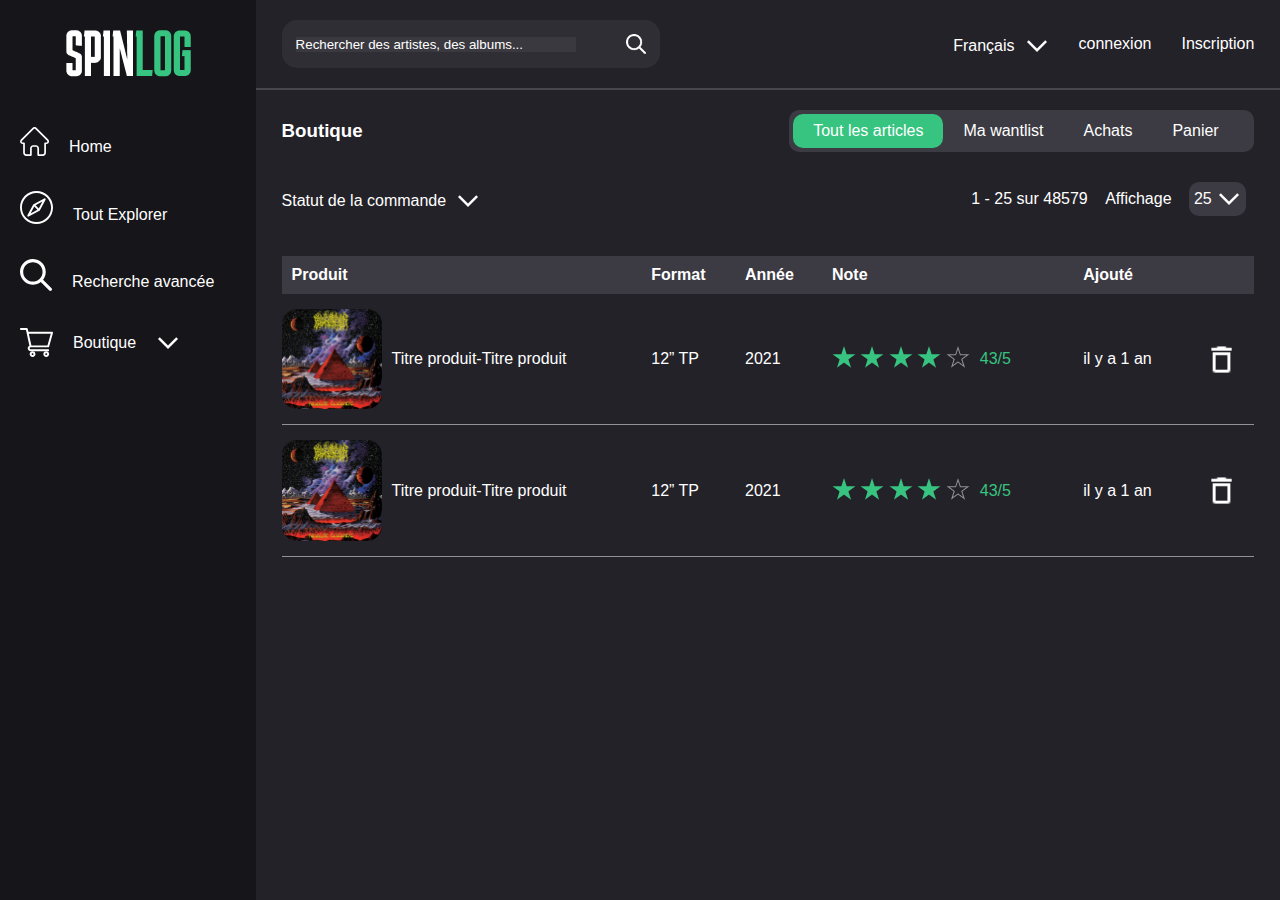
<file: wantlist.html>
<!DOCTYPE html>
<html lang="en">
  <head>
    <meta charset="UTF-8" />
    <meta name="viewport" content="width=device-width, initial-scale=1.0" />
    <title>Spinlog</title>
    <link
      rel="stylesheet"
      href="https://cdnjs.cloudflare.com/ajax/libs/font-awesome/6.6.0/css/all.min.css"
      integrity="sha512-Kc323vGBEqzTmouAECnVceyQqyqdsSiqLQISBL29aUW4U/M7pSPA/gEUZQqv1cwx4OnYxTxve5UMg5GT6L4JJg=="
      crossorigin="anonymous"
      referrerpolicy="no-referrer"
    />
    <link rel="stylesheet" href="style.css" />
  </head>
  <body>
    <nav>
      <div class="content">
        <a href="/">
          <div class="logo">
            <img src="/asset/image/SPINLOG.png" alt="" />
          </div>
        </a>
        <ul>
          <li>
            <a href="">
              <svg
                width="29"
                height="29"
                viewBox="0 0 29 29"
                fill="none"
                xmlns="http://www.w3.org/2000/svg"
              >
                <path
                  d="M28.275 12.557C28.2742 12.5563 28.2735 12.5554 28.2728 12.5548L16.4431 0.725488C15.9389 0.221032 15.2685 -0.0566406 14.5554 -0.0566406C13.8423 -0.0566406 13.1719 0.221032 12.6674 0.725488L0.843888 12.5488C0.839906 12.5528 0.835702 12.557 0.83194 12.561C-0.203523 13.6024 -0.201753 15.2921 0.837029 16.3309C1.31162 16.8057 1.9382 17.0805 2.60838 17.1095C2.63582 17.1121 2.66325 17.1135 2.69091 17.1135H3.16218V25.8189C3.16218 27.5418 4.56403 28.9434 6.28693 28.9434H10.9151C11.3844 28.9434 11.7647 28.5629 11.7647 28.0938V21.2686C11.7647 20.4825 12.4044 19.8431 13.1905 19.8431H15.9203C16.7064 19.8431 17.3458 20.4825 17.3458 21.2686V28.0938C17.3458 28.5629 17.7261 28.9434 18.1954 28.9434H22.8236C24.5467 28.9434 25.9483 27.5418 25.9483 25.8189V17.1135H26.3855C27.0984 17.1135 27.7688 16.8358 28.2735 16.3311C29.3134 15.2908 29.3138 13.598 28.275 12.557ZM27.0719 15.1297C26.8884 15.3131 26.6446 15.4142 26.3855 15.4142H25.0987C24.6295 15.4142 24.2491 15.7946 24.2491 16.2639V25.8189C24.2491 26.6048 23.6097 27.2442 22.8236 27.2442H19.045V21.2686C19.045 19.5457 17.6434 18.1438 15.9203 18.1438H13.1905C11.4673 18.1438 10.0655 19.5457 10.0655 21.2686V27.2442H6.28693C5.50104 27.2442 4.8614 26.6048 4.8614 25.8189V16.2639C4.8614 15.7946 4.48106 15.4142 4.01179 15.4142H2.74711C2.73383 15.4134 2.72078 15.4127 2.70728 15.4125C2.45417 15.4081 2.21676 15.3076 2.03887 15.1295C1.66053 14.7512 1.66053 14.1354 2.03887 13.7568C2.0391 13.7568 2.0391 13.7566 2.03932 13.7564L2.03998 13.7557L13.8693 1.92689C14.0525 1.74347 14.2961 1.64258 14.5554 1.64258C14.8145 1.64258 15.0581 1.74347 15.2415 1.92689L27.0681 13.7533C27.0699 13.7551 27.0719 13.7568 27.0736 13.7586C27.45 14.1376 27.4493 14.752 27.0719 15.1297Z"
                />
              </svg>
              <span>Home</span>
            </a>
          </li>
          <li>
            <a href="">
              <svg
                width="33"
                height="33"
                viewBox="0 0 33 33"
                fill="none"
                xmlns="http://www.w3.org/2000/svg"
              >
                <g clip-path="url(#clip0_1_12)">
                  <path
                    d="M16.5 0C7.40192 0 0 7.40181 0 16.4998C0 25.598 7.40192 33 16.5 33C25.5981 33 33 25.598 33 16.4998C33 7.40181 25.5982 0 16.5 0ZM16.5 31.0942C8.45274 31.0942 1.90575 24.5472 1.90575 16.4998C1.90575 8.45269 8.45274 1.90575 16.5 1.90575C24.5473 1.90575 31.0942 8.45269 31.0942 16.4999C31.0942 24.5473 24.5473 31.0942 16.5 31.0942Z"
                  />
                  <path
                    d="M25.5841 7.80428C25.3349 7.3406 24.7572 7.16703 24.2936 7.4162L13.5688 13.183C13.4042 13.2715 13.2692 13.4065 13.1807 13.5711L7.41624 24.2936C7.2123 24.6729 7.29173 25.1288 7.5814 25.4185C7.64562 25.4828 7.72019 25.5388 7.80447 25.584C8.09096 25.7381 8.42112 25.7301 8.69029 25.5924L8.69046 25.5926L8.6945 25.5904C8.69838 25.5884 8.70221 25.5863 8.70604 25.5842L19.4362 19.8216C19.6008 19.7332 19.7358 19.5983 19.8244 19.4335L25.5658 8.7376C25.5784 8.71598 25.5903 8.69414 25.6011 8.67171L25.6089 8.65732L25.6079 8.65699C25.7299 8.39402 25.7319 8.07922 25.5841 7.80428ZM10.5903 22.4143L14.2534 15.6007L17.4034 18.7508L10.5903 22.4143ZM18.7517 17.4039L15.6016 14.2538L22.4146 10.5903"
                  />
                </g>
                <defs>
                  <clipPath id="clip0_1_12">
                    <rect width="33" height="33" />
                  </clipPath>
                </defs>
              </svg>
              <span>Tout Explorer</span>
            </a>
          </li>
          <li>
            <a href="">
              <svg
                width="32"
                height="32"
                viewBox="0 0 32 32"
                fill="none"
                xmlns="http://www.w3.org/2000/svg"
              >
                <path
                  d="M12.879 25.7469C15.7392 25.747 18.5176 24.7927 20.7741 23.0352L29.2871 31.5482C29.9231 32.1624 30.9364 32.1448 31.5506 31.5088C32.1497 30.8885 32.1497 29.905 31.5506 29.2847L23.0376 20.7717C27.3988 15.1576 26.3832 7.07109 20.7692 2.70988C15.1551 -1.65133 7.06865 -0.635752 2.70744 4.9783C-1.65377 10.5924 -0.638194 18.6789 4.97586 23.0401C7.23603 24.7959 10.0169 25.7484 12.879 25.7469ZM6.03886 6.03638C9.8166 2.25857 15.9415 2.2585 19.7193 6.03624C23.4972 9.81398 23.4972 15.9389 19.7195 19.7167C15.9417 23.4945 9.81681 23.4946 6.039 19.7169C6.03893 19.7168 6.03893 19.7168 6.03886 19.7167C2.26112 15.9665 2.23886 9.8639 5.98908 6.08616C6.00565 6.06952 6.02222 6.05295 6.03886 6.03638Z"
                />
              </svg>
              <span>Recherche avancée</span>
            </a>
          </li>
          <div class="wrapper">
            <li id="boutique">
              <svg
                width="33"
                height="33"
                viewBox="0 0 33 33"
                fill="none"
                xmlns="http://www.w3.org/2000/svg"
              >
                <g clip-path="url(#clip0_1_35)">
                  <path
                    d="M10.6322 21.3342H10.6338C10.635 21.3342 10.6363 21.334 10.6375 21.334H28.166C28.5975 21.334 28.9769 21.0477 29.0955 20.6328L32.9627 7.09765C33.0461 6.80584 32.9876 6.49214 32.8051 6.24994C32.6223 6.00773 32.3366 5.86523 32.0332 5.86523H8.40257L7.71146 2.75512C7.61302 2.31276 7.22076 1.99805 6.76757 1.99805H0.966796C0.432792 1.99805 0 2.43084 0 2.96484C0 3.49885 0.432792 3.93164 0.966796 3.93164H5.99212C6.11448 4.48276 9.29937 18.815 9.48266 19.6396C8.45519 20.0862 7.73437 21.1107 7.73437 22.3008C7.73437 23.9 9.03552 25.2012 10.6348 25.2012H28.166C28.7 25.2012 29.1328 24.7684 29.1328 24.2344C29.1328 23.7004 28.7 23.2676 28.166 23.2676H10.6348C10.1018 23.2676 9.66796 22.8338 9.66796 22.3008C9.66796 21.7685 10.1003 21.3355 10.6322 21.3342ZM30.7514 7.79882L27.4366 19.4004H11.4102L8.83209 7.79882H30.7514Z"
                  />
                  <path
                    d="M9.66797 28.1016C9.66797 29.7008 10.9691 31.0019 12.5684 31.0019C14.1676 31.0019 15.4687 29.7008 15.4687 28.1016C15.4687 26.5023 14.1676 25.2012 12.5684 25.2012C10.9691 25.2012 9.66797 26.5023 9.66797 28.1016ZM12.5684 27.1348C13.1014 27.1348 13.5352 27.5686 13.5352 28.1016C13.5352 28.6346 13.1014 29.0684 12.5684 29.0684C12.0354 29.0684 11.6016 28.6346 11.6016 28.1016C11.6016 27.5686 12.0354 27.1348 12.5684 27.1348Z"
                    fill="white"
                  />
                  <path
                    d="M23.332 28.1016C23.332 29.7008 24.6332 31.0019 26.2324 31.0019C27.8317 31.0019 29.1328 29.7008 29.1328 28.1016C29.1328 26.5023 27.8317 25.2012 26.2324 25.2012C24.6332 25.2012 23.332 26.5023 23.332 28.1016ZM26.2324 27.1348C26.7654 27.1348 27.1992 27.5686 27.1992 28.1016C27.1992 28.6346 26.7654 29.0684 26.2324 29.0684C25.6994 29.0684 25.2656 28.6346 25.2656 28.1016C25.2656 27.5686 25.6994 27.1348 26.2324 27.1348Z"
                  />
                </g>
                <defs>
                  <clipPath id="clip0_1_35">
                    <rect width="33" height="33" />
                  </clipPath>
                </defs>
              </svg>
              <span>Boutique</span>
              <img
                src="/asset/image/arrow_forward_ios_black_24dp 2.png"
                alt=""
                class="bt_arrow"
              />
            </li>
            <div class="drop">
              <h5>
                <span>ACHETER DE LA MUSIQUE</span>
                <img
                  src="/asset/image/arrow_forward_ios_black_24dp 2.png"
                  alt=""
                  class="arrow"
                />
              </h5>
              <ul class="dropdown">
                <li class="icon">Tous les articles</li>
                <li class="icon">Articles dans ma wantlist</li>
                <li class="icon">Achats</li>
                <li class="icon">Panier</li>
              </ul>
            </div>

            <div class="drop_m">
              <h5>
                <span>VENDRE DE LA MUSIQUE</span>
                <img
                  src="/asset/image/arrow_forward_ios_black_24dp 2.png"
                  alt=""
                  class="arrow"
                />
              </h5>
              <ul class="dropdown">
                <li class="icon">Vendre</li>
                <li class="icon">Commandes</li>
                <li class="icon">Inventaires</li>
                <li class="icon">Facturation</li>
                <li class="icon">Ma boutique</li>
              </ul>
            </div>
          </div>
        </ul>
      </div>
    </nav>
    <main>
      <section class="head">
        <div class="container">
          <div class="head_content">
            <form action="">
              <input
                type="text"
                placeholder="Rechercher des artistes, des albums..."
              />
              <img src="/asset/image/Vector.png" alt="" />
            </form>
            <div class="main_menu">
              <div class="lang_wrapper">
                <p>
                  <span>Français</span>
                  <img
                    src="/asset/image/arrow_forward_ios_black_24dp 2.png"
                    alt=""
                    class="bt_arrow"
                  />
                </p>
                <ul class="dropdown">
                  <li>Anglais</li>
                  <li>Français</li>
                </ul>
              </div>
              <button>connexion</button>
              <button>Inscription</button>
            </div>
          </div>
        </div>
      </section>
      <section class="boutique">
        <div class="container">
          <div class="content">
            <div class="div">
              <h3>Boutique</h3>
              <div class="rectangle">
                <button class="act">Tout les articles</button>
                <button>Ma wantlist</button>
                <button>Achats</button>
                <button>Panier</button>
              </div>
            </div>
            <div class="shop_drop">
              <div class="drop_list">
                <div class="lang_wrapper">
                  <p>
                    <span>Statut de la commande</span>
                    <img
                      src="/asset/image/arrow_forward_ios_black_24dp 2.png"
                      alt=""
                      class="bt_arrow"
                    />
                  </p>
                  <ul class="dropdown list">
                    <li>Pop</li>
                    <li>Rock</li>
                    <li>Blue</li>
                    <a href=""> <li>voir tout</li></a>
                  </ul>
                </div>
              </div>
              <div class="shop_detail">
                <p>1 - 25 sur 48579</p>
                <span>Affichage</span>
                <button>
                  <span>25</span>
                  <img
                    src="/asset/image/arrow_forward_ios_black_24dp 2.png"
                    alt=""
                    class="bt_arrow"
                  />
                </button>
              </div>
            </div>
          </div>
        </div>
      </section>
      <section class="table">
        <div class="container">
          <div class="content">
            <table>
              <tr>
                <th>Produit</th>
                <th>Format</th>
                <th>Année</th>
                <th>Note</th>
                <th>Ajouté</th>
              </tr>
              <tr class="tr tr_bottom want_dt">
                <td class="td">
                  <div class="want_article">
                    <div class="img">
                      <img src="/asset/image/R-31.png" alt="" />
                    </div>
                    <p>Titre produit-Titre produit</p>
                  </div>
                </td>
                <td>12” TP</td>
                <td>2021</td>
                <td>
                    <div class="book">
                        <div>
                          <img src="/asset/image/Star 1.png" alt="" />
                          <img src="/asset/image/Star 1.png" alt="" />
                          <img src="/asset/image/Star 1.png" alt="" />
                          <img src="/asset/image/Star 1.png" alt="" />
                          <img src="/asset/image/Star 5.png" alt="" />
                        </div>
                        <span style="color: #37c480">43/5</span>
                      </div>
                </td>
                <td>
                    <div class="book beet">
                        <span>il y a 1 an</span>
                        <button class="want">
                            <img src="/asset/image/delete_black_24dp 1.png" alt="" style="width: 35px">
                        </button>
                    </div>
                </td>
              </tr>
              <tr class="tr tr_bottom want_dt">
                <td class="td">
                  <div class="want_article">
                    <div class="img">
                      <img src="/asset/image/R-31.png" alt="" />
                    </div>
                    <p>Titre produit-Titre produit</p>
                  </div>
                </td>
                <td>12” TP</td>
                <td>2021</td>
                <td>
                    <div class="book">
                        <div>
                          <img src="/asset/image/Star 1.png" alt="" />
                          <img src="/asset/image/Star 1.png" alt="" />
                          <img src="/asset/image/Star 1.png" alt="" />
                          <img src="/asset/image/Star 1.png" alt="" />
                          <img src="/asset/image/Star 5.png" alt="" />
                        </div>
                        <span style="color: #37c480">43/5</span>
                      </div>
                </td>
                <td>
                    <div class="book beet">
                        <span>il y a 1 an</span>
                        <button class="want">
                            <img src="/asset/image/delete_black_24dp 1.png" alt="" style="width: 35px">
                        </button>
                    </div>
                </td>
              </tr>
            </table>
          </div>
        </div>
      </section>
    </main>
    <script src="script.js"></script>
  </body>
</html>
</file>
<file: style.css>
@font-face {
  font-family: "Poppins", sans-serif;
  src: url(/asset/font/Poppins/Poppins-Light.ttf);
}
@font-face {
  font-family: "Karantina", system-ui;
  src: url(/asset/font/Karantina/Karantina-Bold.ttf);
}
* {
  position: relative;
  padding: 0;
  margin: 0;
  z-index: 10;
}
:root {
  --lightGreen: #37c480;
  --pCoor: #ffffff;
  --bgColor: #242229;
}
body {
  width: 100%;
  background-color: var(--bgColor);
  overflow-x: hidden;
  font-family: "Poppins", sans-serif;
  color: #fff;
}
a:active,
a:visited {
  color: inherit;
  text-decoration: none;
}
a {
  color: #fff;
  text-decoration: none;
}
li {
  list-style: none;
  display: flex;
  align-items: center;
  gap: 20px;
  cursor: pointer;
}
nav {
  width: 20%;
  height: 100vh;
  background: #16151a;
  padding: 30px 0;
  position: fixed;
  top: 0;
  left: 0;
  overflow: auto;

}
.content {
  width: 100%;
  display: flex;
  flex-direction: column;
  gap: 30px;
}
.logo {
  width: 100%;
  display: flex;
  justify-content: center;
  align-items: center;
  padding: 0;
  margin: 0;
}
.content img {
  height: 100%;
}
ul {
  display: flex;
  flex-direction: column;
  gap: 35px;
  padding: 20px;
}
ul li a {
  display: flex;
  align-items: end;
  gap: 20px;
}
li a svg {
  fill: #fff;
  height: 20%;
}
li svg {
  fill: #fff;
  height: 20%;
}
li:hover span {
  color: var(--lightGreen);
}
li:hover svg {
  fill: var(--lightGreen);
}
.wrapper {
  width: 100%;
  height: 40px;
  user-select: none;
  overflow: hidden;
}
.dropdown {
  padding: 20px 0;
  position: relative;
  opacity: 0;
  transition: opacity 0.5s ease;
}
.wrapper h5 {
  color: #ffffff80;
  display: flex;
  align-items: center;
  gap: 10px;
}
.drop{
  padding: 20px 0;
}
.active{
  overflow: visible;
}
.active .dropdown{
  opacity: 1;
}
.bt_arrow{
  transition: 0.5s;
}
.active .bt_arrow{
  transform: rotate(180deg);
  
}
main {
  max-width: 80%;
  height: 100vh;
  background: #242229;
  left: 20%;
  top: 0;
}
.head{
  width: 100%;
  padding: 20px 0;
  border-bottom: 2px solid #48454f;
}
.container {
  max-width: 95%;
  margin: 0 auto;
}
.head_content {
  width: 100%;
  display: flex;
  align-items: center;
  justify-content: space-between;
}
.head_content button{
  padding: 0;
}
form {
  width: 350px;
  background-color: #d9d9d912;
  display: flex;
  align-items: center;
  justify-content: space-between;
  padding: 14px;
  border-radius: 15px;
}
input {
  width: 80%;
  border: none;
  outline: none;
  background-color: #d9d9d912;
  color: #ffffff;
}
input::placeholder {
  color: #ffffff;
}
form img {
  width: 20px;
}
.main_menu {
  display: flex;
  align-items: center;
  gap: 30px;
}
button {
  background-color: inherit;
  border: none;
  color: #fff;
  font-size: 16px;
  padding: 8px 20px;
  border-radius: 10px;
  transition: 0.3s;
  cursor: pointer;
}
button:hover {
  background-color: var(--lightGreen);
}
.banner,
.disq {
  width: 100%;
  padding: 40px 0;
}
.songs, .boutique , .table, .sell{
  padding: 20px 0;
}
.boutique , .amra{
  z-index: 12;
}
.list{
  z-index: 2;
}
.banner_content {
  width: 100%;
}
.banner_content img {
  width: 100%;
  height: 317px;
  border-radius: 20px;
}
h1 h2 {
  font-size: 35px;
  font-weight: 700;
}
.card_slider {
  width: 100%;
}
.item_list {
  width: 100%;
  display: flex;
  align-items: center;
  gap: 10px;
}
.item {
  width: 250px;
  display: flex;
  flex-direction: column;
  gap: 15px;
}
.item img {
  width: 100%;
  border-radius: 15px;
}
.item_text {
  width: 100%;
  display: flex;
  flex-direction: column;
  gap: 20px;
  font-size: 16px;
  line-height: 20px;
}
.item_text h4 {
  font-weight: 700;
}
.item_text span {
  font-weight: 400;
  font-size: 16px;
  color: #ffffff;
}
.item_text p {
  display: flex;
  flex-direction: column;
}
.buttons {
  width: 100%;
  display: flex;
  align-items: center;
  justify-content: space-between;
}
.shop {
  display: flex;
  align-items: center;
  gap: 5px;
  background-color: var(--lightGreen);
  color: var(--pCoor);
}
.want {
  border: 1px solid #565163;
  display: flex;
  align-items: center;
  gap: 5px;
  padding: 8px 5px;
}
.want img {
  width: 23px;
}
.it_dis {
  width: 350px;
}
.lang_wrapper{
  width: 50%;
  height: 20px;
  display: flex;
  flex-direction: column;
  gap: 5px;
  user-select: none;
}
.lang_wrapper p{
  display: flex;
  align-items: center;
  gap: 10px;
}
.lang_wrapper .dropdown{
  gap: 5px;
  padding: 0;
}
.active .lang_wrapper .dropdown{
  opacity: 1;
}
.lang_wrapper p span{
  cursor: pointer;
}
/* tout explorer */
.drop_down_choice{
  padding: 20px 0;
}
.drop_list{
  width: 70%;
  display: flex;
  align-items: center;
  gap: 5px;
  
  /* justify-content: space-between; */
}
.amra{
  width: 100%;
  display: flex;
  gap: 50px;
  /* gap: 160px; */
  align-items: start;
}
.lang_wrapper .list{
  width: 70px;
  background-color: #383640;
  padding: 10px 20px;
  border-radius: 15px;
  z-index: 1;
}
.lang_wrapper .list a li{
  color: #37C480;
}
.drop_content{
  width: 100%;
}
.infos{
  width: 50%;
  padding-left: 10px;
  display: flex;
  flex-direction: column;
  gap: 15px;
}
.rectangle{
  display: flex;
  align-items: center;
  background: #3C3A42;
  padding: 4px;
  border-radius: 10px;
}
.detail{
  width: 100%;
  display: flex;
  align-items: center;
  justify-content: space-between;
  font-size: 15px;
}
.detail button , .shop_detail button{
  display: flex;
  align-items: center;
  gap: 5px;
  background: #3C3A42;
  padding: 5px;
}
.tE_list{
  flex-wrap: wrap;
  row-gap: 50px;
}
.tE_list .item{
  width: 230px; 
} 
.tE_list .buttons button{
  padding: 8px 7px;
}
/* advaced search */
.search{
  padding: 30px 0;
}
.content .rectangle{
  width: 47%;
}
#field{
  background-color: #242229;
  padding: 0;
  width: 66%;
  display: flex;
  flex-direction: column;
  align-items: start;
  gap: 20px;
}
.ipt{
  width: 100%;
  display: grid;
  grid-template-columns: repeat(2, 1fr);
  gap: 10px;
}
.ipt input{
  width: 300px;
  padding: 10px;
  border-radius: 8px;
  background-color: #3C3A42;
}
.ipt input::placeholder{
 color: #ffffff80;
}
.check{
  display: flex;
  align-items: center;
  gap: 10px;
}
#checkbox{
 width: 10px;
 height: 10px;
 border: 2px solid #ffffff80;
}
.div{
  width: 100%;
  display: flex;
  align-items: center;
  justify-content: space-between;
}
.btn{
  background-color: #37C480;
  width: 130px;
  display: flex;
  align-items: center;
  justify-content: space-around;
  padding: 10px;
}
.btn img{
  width: 15%;
}
.act{
  background-color: #37C480;
  color: #fff;
}
/* shopall */
.shop_drop{
  width: 100%;
  display: flex;
  align-items: center;
  justify-content: space-between;
  z-index: 12;
}
.shop_detail{
  width: 30%;
  display: flex;
  align-items: center;
  justify-content: space-around;
}
table{
  width: 100%;
  border-collapse: collapse;
}
tr{
  width: 100%;
  background-color: #3C3A42; 
}
th, td{
  text-align: start;
  padding: 10px;
  border: none;
  outline: none;
  color: #ffffff;
  font-size: 16px;
}
.product{
  width: 40%;
}
.seller{
  width: 25%;
}

.tr{
  background-color: inherit; 
}
.tr .td{
  padding: 30px 0;
}
.article{
  display: flex;
  align-items: start;
  gap: 20px;
}
.img{
  display: flex;
  flex-direction: column;
  gap: 10px;
}
.img img{
  width: 100px;
  border-radius: 15px;
}
.book{
  display: flex;
  align-items: center;
  gap: 10px;
}
.drescription , .vendeur_infos{
  display: flex;
  flex-direction: column;
  gap: 20px;
}
.product_name, .identite , .achat , .price_detail{
  display: flex;
  flex-direction: column;
  gap: 10px;
}
.col{
  color: #ffffff80;
}
.identite{
  color: #37C480;
}
.vendeur_infos .exp{
  display: flex;
  align-items: center;
  justify-content: space-between;
}
.vendeur_infos{
  gap: 30px;
}
.am{
  display: flex;
  flex-direction: column;
  justify-content: start;
}
.price{
  display: flex;
  justify-content: space-between;
}
.offre{
  background-color: inherit;
  border: 1px solid #ffffff80;
}
/* wantlist */
.want_article{
  display: flex;
  align-items: center;
  gap: 10px;
}
.beet{
  justify-content: space-between;
}
.tr_bottom{
  border-bottom: 1px solid #ffffff80;
}
.want_dt .td{
  padding: 15px 0;
}
.beet .want{
  border: none;
}
/* cart */
/* .div h3{
  font-size: 25px;
} */
.buy{
  width: 100%;
  display: flex;
  align-items: start;
  gap: 10px;
}
.cart{
  width: 73%;
}
.cart_tr , .cart_tr td{
  width: 100%;
}
.buy_product , .liv_adresse{
  display: flex;
  flex-direction: column;
  gap: 20px;
}
.liv_adresse{
  gap: 10px;
}
.cart_ftr, .cart_str , .sell_product{
  display: flex;
  align-items: center;
  gap: 20px;
}
.cart_str{
  gap: 200px;
}
.cart_str .book .want{
  border: none;
}
.cart_str .book .want:hover{
  background-color: inherit;
}
.cmd{
  border-bottom: none;
}
.card_list, .paie_s{
  display: flex;
  align-items: center;
  gap: 5px;
}
.paie_s{
  gap: 20px;
}
.cards_item{
  width: 40px;
  height: 25px;
  background-color: #565163;
  border-radius: 6px;
}
.mont{
  width: 100%;
  display: flex;
  align-items: center;
  justify-content: space-between;
  color: #ffffffde;
}
.mont span{
  color: #fff;
}
.pd{
  margin: 20px 0;
}
.sp_achat{
  width: 24%;
  display: flex;
  flex-direction: column;
  gap: 20px;
  font-size: 14px;
}
.sp_achat p {
  font-size: 12px;
}
h4, p{
  font-size: 16px;
}
/* sell */
.sell_content, .description{
  width: 100%;
  display: flex;
  flex-direction: column;
  gap: 15px;
  margin: 0;
  padding: 20px 0;
}
.sell_product{
  padding: 20px 0;
}
.sell_product img{
  border-radius: 15px;
}
.description , .cont{
  padding: 0;
  gap: 20px;
}
.description div, form .etat, .etat_item{
  display: flex;
  flex-direction: column;
  gap: 10px;
}
.description table{
  width: 450px;
}
.description table tr{
  width: 100%;
}
.sell_content form{
  width: 650px;
  padding: 0;
  margin: 0;
  display: flex;
  flex-direction: column;
  gap: 30px;
  background-color: inherit;
}
.etat{
  width: 100%;
 
}
.etat .lang_wrapper{
  width: 100%;
}
.etat .lang_wrapper p{
  width: 95%;
  display: flex;
  align-items: center;
  justify-content: space-between;
  background-color: #3C3A42;
  padding: 8px;
  border-radius: 8px;
  color: #ffffff80;
}
.etat input{
  width: 95%;
  background-color: #3C3A42;
  padding: 8px;
  border-radius: 8px;
}
.etat input::placeholder{
  color: #ffffff80;
}
.sell_content p{
  width: 650px;
  font-size: 16px;
}
/* .sell_field{
  align-items: start;
  padding: 0;
} */
.sell_field .etat{
  width: 100%;
  display: flex;
  flex-direction: row;
  align-items: center;
  justify-content: space-between;
}
.etat_item {
  width: 150px;
}
.etat_item input{
  width: 80%;
  background-color: #3C3A42;
  color: #ffffff80;
}
.sell_div{
  width: 100%;
}
.sell_div button{
  background-color: #37C480;
  color: #fff;
}
/* order */
.oder{
  gap: 80px;
}
.order_drop{
  display: flex;
  align-items: center;
  gap: 20px;
}
.order_p{
  width: 200px;
  display: flex;
  align-items: center;
  justify-content: space-between;
  padding: 2px 10px;
  background-color: #383640;
  border-radius: 10px;
}
.tr_bottom .check{
  padding-left: 10px;
}
.lang_wrapper .order_drop_list{
  padding: 10px;
  width: 200px;
  display: flex;
  flex-direction: column;
  gap: 10px;
  background-color: #383640;
  border-radius: 15px;
  z-index: 1;
}
/* inventory */
.invent{
  width: 50%;
  display: flex;
  align-items: center;
  justify-content: space-between;
}
.suspend{
  display: flex;
  align-items: center;
  gap: 10px;
}
.suspend a{
  text-decoration: underline;
}
.suspend .shop{
  gap: 10px;
  background-color: #ffffff;
  color: #242229;
  padding: 5px 13px;
  border-radius: 6px;
}
.suspend .want{
  gap: 10px;
  background-color: #37c480;
  color: #ffffff;
  padding: 5px 13px;
  border-radius: 6px; 
  border: none;
}
/* page de sortie */
.article_s{
  width: 100%;
  /* padding: 20px 0; */
}
.article_s .container{
  display: flex;
  align-items: start;
 
}
.article_container{
  width: 70%;
  padding: 30px 0;
}
.art_content{
  width: 100%;
  display: flex;
  gap: 20px;
}
.sort_cart_container{
  width: 30%;
  border-left: 1px solid #48454f;
  border-bottom: 1px solid #48454f;
  padding: 30px 0;
}
.sort_content{
  width: 100%;
  display: flex;
  flex-direction: column;
  align-items: center;
}
.sort_img{
  width: 35%;
  display: flex;
  flex-direction: column;
  gap: 10px;
}
.sort_img img{
  border-radius: 20px;
}
.sell_content ul{
  padding: 0;
  width: 90%;
}
.sell_content ul li{
  width: 100%;
  display: flex;
  align-items: center;
  justify-content: space-between;
  border-bottom: 1px solid #565163;
  padding-bottom: 10px;
}
.sell_contents ul{
  padding: 10px 0;
  gap: 0;
}
.sell_contents ul li{
  display: flex;
  align-items: center;
  gap: 0;
}
.sell_contents ul li:hover .span,.sell_content ul li:hover span{
  color: #fff;
}
.spanC{
  color: #37c480;
}
.sell_contents table{
  padding-top: 40px; 
  width: 90%;
}
.sell_contents table tr{
  background-color: inherit;
  border-bottom: 1px solid #565163;
}
.sell_contents table .tr{
  border-bottom: none;
}
.sell_contents .item_list{
  padding: 20px 0;
  width: 90%;
  justify-content: space-between;
}
.sell_contents .item_list .item{
  width: 220px;
}
.button{
  display: flex;
  align-items: center;
  gap: 10px;
  margin-bottom: 15px;
}
.sort_content .sell{
  width: 100%;
}
.sellContent table tr td{
  padding: 10px 0;
}
.video{
  padding: 30px 0;
}
.video_card{
  width: 250px;
  height: 150px;
  background-color: #000000;
  border-radius: 10px;
  display: flex;
  align-items: center;
  justify-content: center;
  margin: 15px 0;
}
.other_video{
  align-items: start;
}
.small_card{
  width: 120px;
  height: 76px;
  background-color: #000000;
  border-radius: 10px;
}
.video .content{
  gap: 10px;
}
</file>
